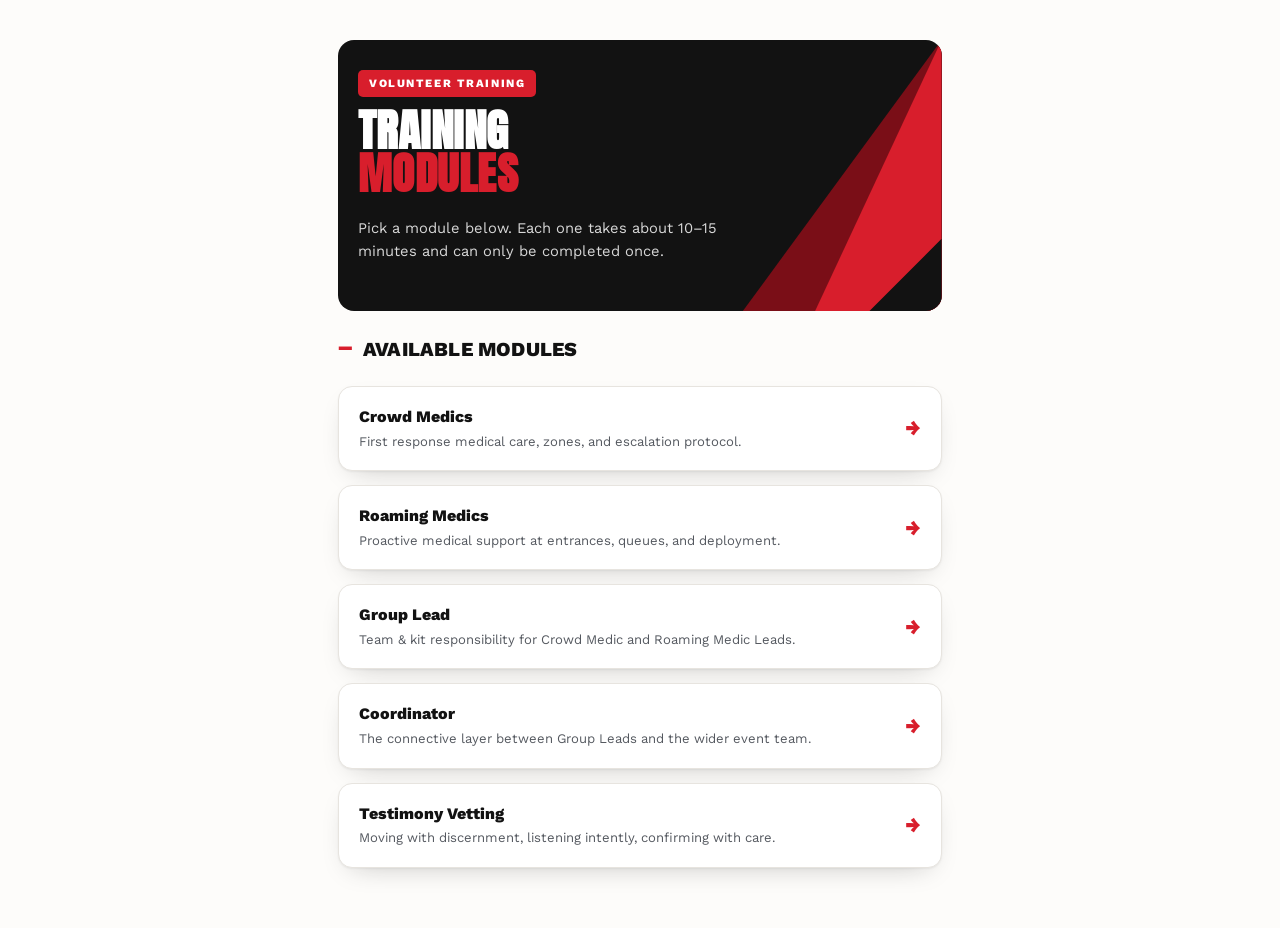
<file: index.html>
<!doctype html>
<html lang="en">
<head>
<meta charset="utf-8">
<meta name="viewport" content="width=device-width, initial-scale=1">
<title>Volunteer Training Modules — NSPPD UK Prayer Conference 2026</title>
<link rel="stylesheet" href="assets/theme.css">
<style>
  body{ min-height:100vh; }
  .landing-wrap{ max-width:640px; margin:0 auto; padding:40px 18px 60px; }
  .train-list{ display:grid; gap:14px; margin-top:20px; }
  .train-card{
    display:flex; align-items:center; justify-content:space-between; gap:14px;
    background:var(--panel); border:1px solid var(--line); border-radius:14px;
    padding:18px 20px; text-decoration:none; color:var(--ink); box-shadow:var(--shadow);
  }
  .train-card:hover{ border-color:var(--red); }
  .train-card .tname{ font-weight:800; font-size:1rem; }
  .train-card .tdesc{ font-size:.82rem; color:var(--steel); margin-top:2px; }
  .train-card .arrow{ color:var(--red); font-size:1.3rem; font-weight:800; flex-shrink:0; }
  .train-card.soon{ opacity:.55; pointer-events:none; }
  .badge-soon{
    font-size:.65rem; font-weight:800; text-transform:uppercase; letter-spacing:.06em;
    background:var(--amber-bg); color:var(--amber); padding:3px 8px; border-radius:99px; margin-left:8px;
  }
</style>
</head>
<body>
  <div class="landing-wrap">
    <div class="hero">
      <div class="shard-corner" aria-hidden="true">
        <svg viewBox="0 0 400 300" preserveAspectRatio="xMaxYMin slice">
          <polygon points="400,0 400,300 180,300" fill="#7A0E17"/>
          <polygon points="400,0 400,300 260,300" fill="#D81E2C"/>
          <polygon points="400,0 400,220 320,300 400,300" fill="#121212"/>
        </svg>
      </div>
      <div class="hero-inner">
        <span class="eyebrow">Volunteer Training</span>
        <h1 class="disp">Training<br><span class="accent">Modules</span></h1>
        <p class="tag">Pick a module below. Each one takes about 10–15 minutes and can only be completed once.</p>
      </div>
    </div>

    <div class="sec-h"><span class="num">—</span><h2>Available Modules</h2></div>
    <div class="train-list">
      <a class="train-card" href="crowd-medics/">
        <div>
          <div class="tname">Crowd Medics</div>
          <div class="tdesc">First response medical care, zones, and escalation protocol.</div>
        </div>
        <div class="arrow">→</div>
      </a>

      <a class="train-card" href="roaming-medics/">
        <div>
          <div class="tname">Roaming Medics</div>
          <div class="tdesc">Proactive medical support at entrances, queues, and deployment.</div>
        </div>
        <div class="arrow">→</div>
      </a>

      <a class="train-card" href="group-lead/">
        <div>
          <div class="tname">Group Lead</div>
          <div class="tdesc">Team &amp; kit responsibility for Crowd Medic and Roaming Medic Leads.</div>
        </div>
        <div class="arrow">→</div>
      </a>

      <a class="train-card" href="coordinator/">
        <div>
          <div class="tname">Coordinator</div>
          <div class="tdesc">The connective layer between Group Leads and the wider event team.</div>
        </div>
        <div class="arrow">→</div>
      </a>

      <a class="train-card" href="testimony-vetting/">
        <div>
          <div class="tname">Testimony Vetting</div>
          <div class="tdesc">Moving with discernment, listening intently, confirming with care.</div>
        </div>
        <div class="arrow">→</div>
      </a>

      <!-- Add future trainings here, following the same pattern:
      <a class="train-card" href="ushering/">
        <div>
          <div class="tname">Ushering</div>
          <div class="tdesc">Guest flow, seating, and hospitality standards.</div>
        </div>
        <div class="arrow">→</div>
      </a>
      -->
    </div>
  </div>
</body>
</html>
</file>
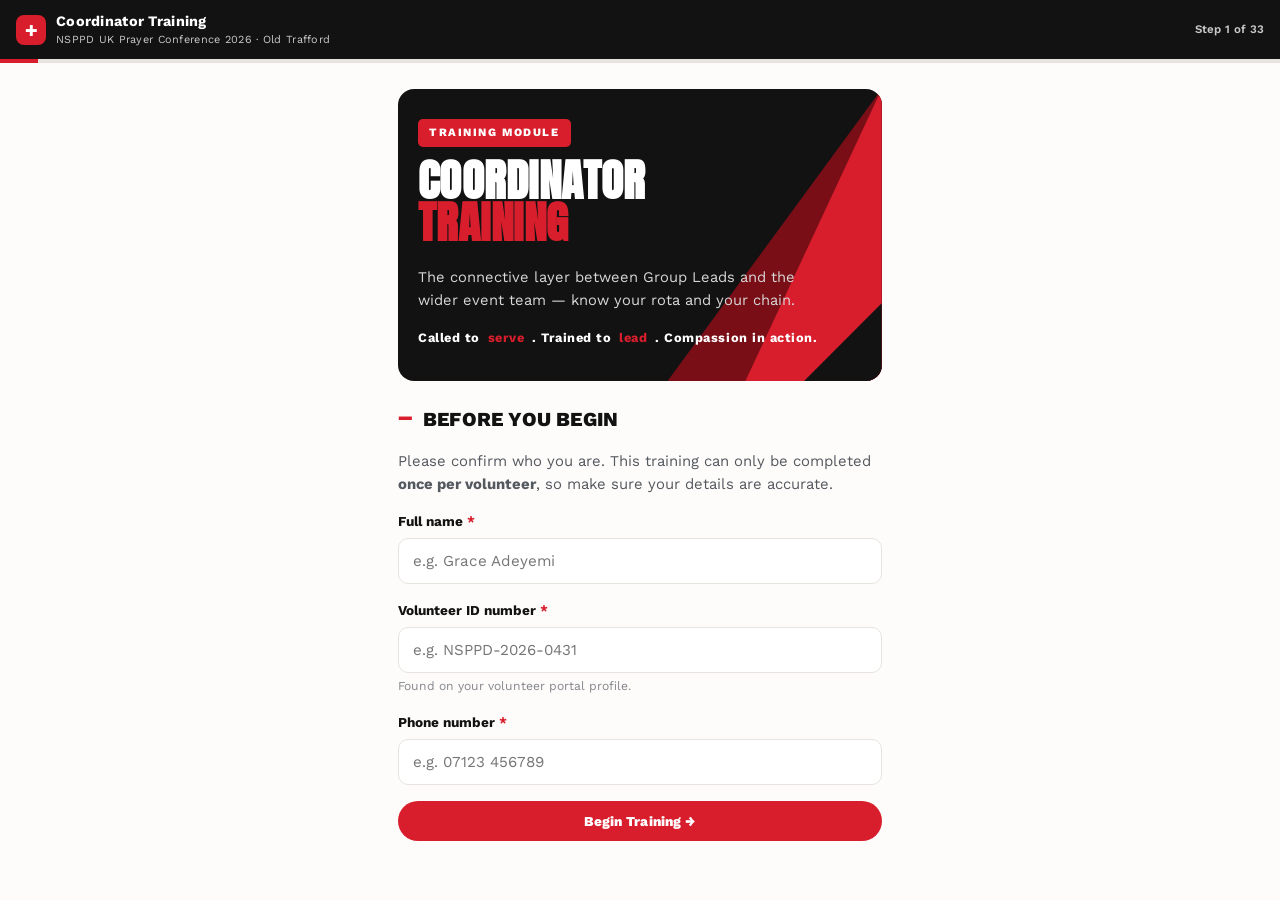
<file: coordinator/index.html>
<!doctype html>
<html lang="en">
<head>
<meta charset="utf-8">
<meta name="viewport" content="width=device-width, initial-scale=1">
<title>Coordinator Training — NSPPD UK Prayer Conference 2026</title>
<link rel="stylesheet" href="../assets/theme.css">
</head>
<body>

<a class="skip" href="#main-live">Skip to current slide</a>

<div class="app">
  <div class="topbar">
    <div class="badge">✚</div>
    <div class="ttl">Coordinator Training<br><small>NSPPD UK Prayer Conference 2026 · Old Trafford</small></div>
    <div class="slidecount" id="slideCount">Step 1</div>
  </div>
  <div class="progress-track"><div class="progress-fill" id="progressFill"></div></div>

  <div class="stage" id="main-live">
    <!-- ============ SLIDE: REGISTER ============ -->
    <section class="slide active" data-slide="register" aria-live="polite">
      <div class="slide-inner narrow">
        <div class="hero">
          <div class="shard-corner" aria-hidden="true">
            <svg viewBox="0 0 400 300" preserveAspectRatio="xMaxYMin slice">
              <polygon points="400,0 400,300 180,300" fill="#7A0E17"/>
              <polygon points="400,0 400,300 260,300" fill="#D81E2C"/>
              <polygon points="400,0 400,220 320,300 400,300" fill="#121212"/>
            </svg>
          </div>
          <div class="hero-inner">
            <span class="eyebrow">Training Module</span>
            <h1 class="disp">Coordinator<br><span class="accent">Training</span></h1>
            <p class="tag">The connective layer between Group Leads and the wider event team — know your rota and your chain.</p>
            <p class="motto">Called to <span class="hl">serve</span>. Trained to <span class="hl">lead</span>. Compassion in action.</p>
          </div>
        </div>

        <div class="sec-h"><span class="num">—</span><h2>Before You Begin</h2></div>
        <p style="font-size:.93rem; color:var(--steel);">Please confirm who you are. This training can only be completed <strong>once per volunteer</strong>, so make sure your details are accurate.</p>

        <div id="regStatus" class="status-box"></div>

        <form id="regForm" novalidate>
          <div class="field" id="fld-name">
            <label for="inpName">Full name <span class="req">*</span></label>
            <input type="text" id="inpName" name="name" autocomplete="name" placeholder="e.g. Grace Adeyemi" required>
            <div class="errmsg">Please enter your full name.</div>
          </div>
          <div class="field" id="fld-vid">
            <label for="inpVid">Volunteer ID number <span class="req">*</span></label>
            <input type="text" id="inpVid" name="volunteerId" autocomplete="off" placeholder="e.g. NSPPD-2026-0431" required>
            <div class="hint">Found on your volunteer portal profile.</div>
            <div class="errmsg">Please enter your Volunteer ID number.</div>
          </div>
          <div class="field" id="fld-phone">
            <label for="inpPhone">Phone number <span class="req">*</span></label>
            <input type="tel" id="inpPhone" name="phone" autocomplete="tel" placeholder="e.g. 07123 456789" required>
            <div class="errmsg">Please enter a valid phone number.</div>
          </div>

          <button type="button" class="btn primary block" id="regSubmitBtn">Begin Training →</button>
        </form>
      </div>
    </section>

    <!-- ============ CONTENT SLIDES ============ -->
    <section class="slide" data-slide="c0">
      <div class="slide-inner">
        <div class="sec-h"><span class="num">01</span><h2>Role Overview</h2></div>
        <p style="font-size:1.02rem;">Coordinators are the connective layer between the Medical Group Leads and the wider event team. You do not replace a Group Lead's authority over their own team — you make sure every team is supported, on schedule, and able to escalate fast when it matters.</p>
        <ul class="check">
          <li><strong>Shared function</strong> — support the Medical Group Lead and ensure medics take their assigned breaks via their Group Lead.</li>
          <li><strong>Two Coordinator roles</strong> — Crowd Medic Coordinator and Roaming Medic Coordinator, each owns a distinct subunit.</li>
          <li><strong>Reporting line</strong> — Coordinators → Group Leads → Volunteers. All Coordinators report directly to the HOD / Team Leads.</li>
        </ul>
        <div class="callout note">
          <h4>You are the escalation point</h4>
          <p>When a Group Lead needs support, direction, or an outside resource, they come to you.</p>
        </div>
      </div>
    </section>

    <section class="slide" data-slide="c1">
      <div class="slide-inner">
        <div class="sec-h"><span class="num">02</span><h2>Structure — Two Roles, Two Subunits</h2></div>
        <div class="table-scroll">
        <table class="data">
          <tr><th>Crowd Medic Coordinator</th><th>Roaming Medic Coordinator</th></tr>
          <tr><td>Runs the section lunch-break rota</td><td>Escorts testifiers to the pastors</td></tr>
          <tr><td>Confirms teams are in position pre-programme</td><td>Manages hourly team breaks &amp; kit cover</td></tr>
          <tr><td>Handles escalations to stewards</td><td>Confirms all four Roaming teams are positioned</td></tr>
          <tr><td>Owns incident-form completion</td><td>Owns incident-form completion</td></tr>
        </table>
        </div>
      </div>
    </section>

    <section class="slide" data-slide="c2">
      <div class="slide-inner">
        <div class="sec-h"><span class="num">03</span><h2>Crowd Medic Coordinator</h2></div>
        <p>Lunch break rota &amp; escalations.</p>
        <ul class="check">
          <li><strong>Break rota</strong> — one section leaves post at a time for 15 minutes. Nearby sections cover until the team returns. Eateries are positioned in the concourses.</li>
          <li><strong>Escalations</strong> — pass key information to stewards immediately, so external medical help can be reached as soon as possible.</li>
          <li><strong>Testimony escort</strong> — once your attention is given, escort the testifier from the Group Lead to the nearest allocated pastors' location.</li>
          <li><strong>Incident documentation</strong> — ensure your Group Leads are documenting all incidents via the incident form; don't let this slip to end of day.</li>
          <li><strong>Section awareness</strong> — watch out for information coming from the team leads in the sections you are assigned to.</li>
        </ul>
      </div>
    </section>

    <section class="slide" data-slide="c3">
      <div class="slide-inner">
        <div class="sec-h"><span class="num">04</span><h2>Roaming Medic Coordinator</h2></div>
        <p>Positioning, forms &amp; break cover.</p>
        <ul class="check">
          <li><strong>Positioning</strong> — confirm all four Roaming teams are in position before the programme begins, and that they have the support they need.</li>
          <li><strong>Incident forms</strong> — ensure Group Leads are documenting all incidents via the incident form, completed by every team before the end of the day.</li>
          <li><strong>Breaks</strong> — each Roaming team breaks once every hour for 20 minutes before returning to patrol.</li>
          <li><strong>Kit cover</strong> — while a team is on break, you physically hold their kit and hand it back on their return.</li>
          <li><strong>Accessible exits &amp; guest experience</strong> — Roaming teams also cover the accessible exits and entries (AE1, AE2) in support of the guest experience.</li>
        </ul>
      </div>
    </section>

    <section class="slide" data-slide="c4">
      <div class="slide-inner">
        <div class="sec-h"><span class="num">05</span><h2>Context — Roaming Team Stand Assignments</h2></div>
        <p>So you know exactly where each team you're supporting is positioned.</p>
        <div class="table-scroll">
        <table class="data">
          <tr><th>Stand</th><th>Notes</th><th>Gates</th></tr>
          <tr><td>North Stand</td><td>Sir Alex Ferguson Stand</td><td>N gates</td></tr>
          <tr><td>East Stand</td><td>—</td><td>E gates</td></tr>
          <tr><td>West Stand</td><td>Stretford End</td><td>W gates</td></tr>
          <tr><td>South Stand</td><td>Sir Bobby Charlton Stand — closed to general volunteers, NOT a medic access point</td><td>S gates</td></tr>
        </table>
        </div>
        <div class="callout note" style="margin-top:14px;">
          <h4>Accessible exits/entries</h4>
          <p>South-East Corner (AE1) · East Stand Tunnel (AE2)</p>
        </div>
      </div>
    </section>

    <section class="slide" data-slide="c5">
      <div class="slide-inner">
        <div class="sec-h"><span class="num">06</span><h2>Roaming Coordinator Focus — Kit Accountability</h2></div>
        <div class="protocol">
          <div class="protocol-step"><span class="pnum">1</span><div><div class="ptitle">Team goes on break</div><p>Every hour, for 20 minutes.</p></div></div>
          <div class="protocol-step"><span class="pnum">2</span><div><div class="ptitle">You hold the kit</div><p>Physically kept with the Roaming Medic Coordinator for the duration of the break.</p></div></div>
          <div class="protocol-step"><span class="pnum">3</span><div><div class="ptitle">Team returns</div><p>Kit is handed back. Group Lead is accountable for it from this point.</p></div></div>
          <div class="protocol-step"><span class="pnum">4</span><div><div class="ptitle">End of conference</div><p>Group Lead returns the kit to procurement — not the coordinator.</p></div></div>
        </div>
        <div class="callout warn">
          <h4>Remember</h4>
          <p>The Roaming Medic Coordinator never keeps the kit permanently — it is a temporary hold during breaks only.</p>
        </div>
      </div>
    </section>

    <section class="slide" data-slide="c6">
      <div class="slide-inner">
        <div class="sec-h"><span class="num">07</span><h2>Shared Responsibility — Testimony Handoff</h2></div>
        <p>Your part in the chain.</p>
        <div class="flow">
          <div class="flow-step"><span class="fnum">1</span><span class="ftitle">Usher / Crowd Medic flags a testifier</span></div>
          <div class="flow-arrow">↓</div>
          <div class="flow-step"><span class="fnum">2</span><span class="ftitle">Crowd Medic passes them to their Group Lead</span></div>
          <div class="flow-arrow">↓</div>
          <div class="flow-step"><span class="fnum">3</span><span class="ftitle">Group Lead waits with the testifier</span></div>
          <div class="flow-arrow">↓</div>
          <div class="flow-step"><span class="fnum">4</span><span class="ftitle">YOU escort to the nearest allocated pastors' location</span></div>
          <div class="flow-arrow">↓</div>
          <div class="flow-step"><span class="fnum">5</span><span class="ftitle">Testimony Vetting Medic reviews, then refers to Pastor</span></div>
        </div>
        <div class="callout warn" style="margin-top:14px;">
          <h4>Key principle</h4>
          <p>The testifier stays with the Group Lead at all times until you formally escort them onward — never left unaccompanied.</p>
        </div>
      </div>
    </section>

    <section class="slide" data-slide="c7">
      <div class="slide-inner">
        <div class="sec-h"><span class="num">08</span><h2>Coordinator Code of Conduct</h2></div>
        <div class="protocol">
          <div class="protocol-step"><span class="pnum">1</span><div><div class="ptitle">Safeguard First</div><p>Testifiers and vulnerable guests are never left unaccompanied. Report any safeguarding concern immediately.</p></div></div>
          <div class="protocol-step"><span class="pnum">2</span><div><div class="ptitle">Represent the Team</div><p>Stay calm, professional, and Christ-centred at all times — you represent the Medical Team to guests, stewards, and leadership.</p></div></div>
          <div class="protocol-step"><span class="pnum">3</span><div><div class="ptitle">Escalate, Don't Improvise</div><p>If something is outside your remit, escalate through the chain rather than acting alone.</p></div></div>
          <div class="protocol-step"><span class="pnum">4</span><div><div class="ptitle">Documentation Integrity</div><p>Ensure every incident form your Group Leads handle is completed accurately, and follow up if one is missing.</p></div></div>
          <div class="protocol-step"><span class="pnum">5</span><div><div class="ptitle">Confidentiality</div><p>Testimony and incident details are shared only with those who need them — Pastors, Group Leads, event leadership.</p></div></div>
          <div class="protocol-step"><span class="pnum">6</span><div><div class="ptitle">Be Present, Be Reachable</div><p>Stay visible and reachable to your Group Leads throughout your shift; never leave your zone uncovered.</p></div></div>
        </div>
      </div>
    </section>

    <section class="slide" data-slide="c8">
      <div class="slide-inner">
        <div class="sec-h"><span class="num">09</span><h2>Code of Conduct — Leading With Character</h2></div>
        <div class="protocol">
          <div class="protocol-step"><span class="pnum">1</span><div><div class="ptitle">Serve With Humility</div><p>Your position is a stewardship, not a status. Be first to arrive, last to leave, and willing to do what you ask of others.</p></div></div>
          <div class="protocol-step"><span class="pnum">2</span><div><div class="ptitle">Integrity and Honesty</div><p>Report accurately to Leadership, even when the news is difficult. Own your mistakes, and guard confidential matters carefully.</p></div></div>
          <div class="protocol-step"><span class="pnum">3</span><div><div class="ptitle">Delegate Clearly</div><p>Give Leads clear scope, expectations, and deadlines. Put key decisions and instructions in writing so nothing is lost to memory.</p></div></div>
          <div class="protocol-step"><span class="pnum">4</span><div><div class="ptitle">Support Without Micromanaging</div><p>Check in consistently, but trust Leads to run their own teams. Correct privately, encourage publicly.</p></div></div>
          <div class="protocol-step"><span class="pnum">5</span><div><div class="ptitle">Report With Clarity</div><p>Give Leadership timely updates and bring solutions, not only problems. Distinguish facts, assumptions, and recommendations.</p></div></div>
          <div class="protocol-step"><span class="pnum">6</span><div><div class="ptitle">Unity and Servant Leadership</div><p>Champion your Leads to Leadership, and Leadership's vision to your Leads. Lead by doing, not demanding.</p></div></div>
        </div>
      </div>
    </section>

    <section class="slide" data-slide="c9">
      <div class="slide-inner">
        <div class="sec-h"><span class="num">10</span><h2>Quick Reference</h2></div>
        <p>Who comes to you, and what you do.</p>
        <div class="table-scroll">
        <table class="data">
          <tr><th>Situation</th><th>Your Action</th></tr>
          <tr><td>Medical incident in a section</td><td>Take the escalation from the Group Lead → alert stewards for external help</td></tr>
          <tr><td>Medical incident at an entrance / concourse</td><td>Support the nearest Roaming team → coordinate with Roaming Medic Coordinator</td></tr>
          <tr><td>Healing testimony flagged</td><td>Receive from Group Lead → escort to pastors' location</td></tr>
          <tr><td>Roaming team on break</td><td>Hold their kit until they return (Roaming Coordinator)</td></tr>
          <tr><td>End of day</td><td>Confirm incident forms filed; confirm kits are with the right Group Leads for return</td></tr>
        </table>
        </div>
      </div>
    </section>

    <section class="slide" data-slide="c10">
      <div class="slide-inner">
        <div class="reminder">
          <div class="shard-corner" aria-hidden="true">
            <svg viewBox="0 0 400 300" preserveAspectRatio="xMaxYMin slice">
              <polygon points="400,0 400,300 260,300" fill="#7A0E17"/>
              <polygon points="400,0 400,220 320,300 400,300" fill="#D81E2C"/>
            </svg>
          </div>
          <h2>You Are the Steady Hand</h2>
          <ul>
            <li>Every Group Lead, every medic, and every guest who needs help is relying on the coordination you provide.</li>
            <li>Know your rota, know your chain of escalation.</li>
            <li>Keep the kit and the testimony process moving safely.</li>
          </ul>
        </div>
      </div>
    </section>

    <section class="slide" data-slide="c11">
      <div class="slide-inner">
        <div class="sec-h"><span class="num">12</span><h2>Documenting a Medical Incident</h2></div>
        <p style="font-size:1.02rem;">Every guest interaction is someone's whole day. A clear, written record protects them, protects you, and keeps the whole medics chain working as one team.</p>
        <ul class="check">
          <li><strong>Continuity of care</strong> — anyone who picks up the case afterward (Group Lead, Coordinator, stadium medical team) knows exactly what happened and what's already been done.</li>
          <li><strong>Accountability</strong> — a written, timestamped record shows the right steps were followed and the right people were informed.</li>
          <li><strong>Safeguarding</strong> — protects the guest, especially where next-of-kin, hospital transfer, or a vulnerable person is involved.</li>
          <li><strong>Learning for next time</strong> — patterns across incidents help the HOD improve training, staffing, and stadium liaison for future conferences.</li>
        </ul>
        <div class="callout note">
          <h4>Golden rule</h4>
          <p>One form per incident — even minor ones. If it needed a medical assessment, it needs a form. A quick check that turns out fine still gets logged; it protects you and the guest either way.</p>
        </div>
      </div>
    </section>

    <section class="slide" data-slide="c12">
      <div class="slide-inner">
        <div class="sec-h"><span class="num">13</span><h2>When, Who &amp; The Form At a Glance</h2></div>
        <p>The <strong>attending Medic</strong> completes the form — the person who assessed the guest, not a passer-by. Fill it in <strong>at the time of the incident</strong>, while details are fresh, and submit it from your phone <strong>immediately, on the spot</strong> — don't batch incidents for later.</p>
        <p style="margin-top:16px;"><strong>Seven sections, in the order you'll fill them:</strong></p>
        <div class="protocol">
          <div class="protocol-step"><span class="pnum">1</span><div><div class="ptitle">Incident Details</div><p>Date, time, block, who's notified.</p></div></div>
          <div class="protocol-step"><span class="pnum">2</span><div><div class="ptitle">Person Details</div><p>Who the guest is, and their condition.</p></div></div>
          <div class="protocol-step"><span class="pnum">3</span><div><div class="ptitle">Presenting Signs</div><p>Medical red flags + spiritual context.</p></div></div>
          <div class="protocol-step"><span class="pnum">4</span><div><div class="ptitle">Assessment</div><p>Observe · Approach · Responsiveness · ABCDE.</p></div></div>
          <div class="protocol-step"><span class="pnum">5</span><div><div class="ptitle">Actions &amp; Escalation</div><p>What you did, and who you told.</p></div></div>
          <div class="protocol-step"><span class="pnum">6</span><div><div class="ptitle">Outcome</div><p>How it resolved.</p></div></div>
          <div class="protocol-step"><span class="pnum">7</span><div><div class="ptitle">Sign-off</div><p>Medic, Group Lead, Coordinator.</p></div></div>
        </div>
      </div>
    </section>

    <section class="slide" data-slide="c13">
      <div class="slide-inner">
        <div class="sec-h"><span class="num">14</span><h2>Incident &amp; Person Details</h2></div>
        <p>The who, where, and when — get this down first, exactly as it happened.</p>
        <details class="card" open>
          <summary>1. Incident Details <span class="plus">+</span></summary>
          <div class="body">
            <ul class="check">
              <li>Date and time — as close to the actual moment as possible.</li>
              <li>Stand / Block, and row or seat if known — precise location speeds up any stadium escalation.</li>
              <li>Reported by — your name, as the attending Medic.</li>
              <li>Group Lead and Coordinator notified — name who you told, not just "yes".</li>
            </ul>
          </div>
        </details>
        <details class="card">
          <summary>2. Person Details <span class="plus">+</span></summary>
          <div class="body">
            <ul class="check">
              <li>Name and approx. age, if you can get them without pressuring a distressed guest.</li>
              <li>Guest / Volunteer / Staff — changes who else needs informing.</li>
              <li>Known medical conditions — ask gently; this can change your assessment.</li>
              <li>Next of kin contacted? — mark clearly if this is still outstanding.</li>
            </ul>
          </div>
        </details>
      </div>
    </section>

    <section class="slide" data-slide="c14">
      <div class="slide-inner">
        <div class="sec-h"><span class="num">15</span><h2>Presenting Signs</h2></div>
        <p>Two checklists, kept separate on purpose.</p>
        <ul class="flags">
          <li>Unresponsive / no chest movement</li>
          <li>Collapse / loss of consciousness</li>
          <li>Seizure-like symptoms</li>
          <li>Difficulty breathing or gasping</li>
          <li>Chest pain or clutching chest</li>
          <li>Severe confusion or unresponsiveness</li>
          <li>Bluish lips or very pale skin</li>
        </ul>
        <div class="callout warn">
          <h4>Spiritual manifestation (for context, not diagnosis)</h4>
          <p>Shaking · Collapse · Agitation · Unresponsiveness<br><strong>Note context only — this never replaces the medical assessment. Medical checks always come first.</strong></p>
        </div>
      </div>
    </section>

    <section class="slide" data-slide="c15">
      <div class="slide-inner">
        <div class="sec-h"><span class="num">16</span><h2>Assessment Order &amp; Escalation</h2></div>
        <p>Write your assessment in this order — it's how the notes read fastest for whoever escalates next.</p>
        <div class="protocol">
          <div class="protocol-step"><span class="pnum">1</span><div><div class="ptitle">Observe</div><p>Spot abnormal behaviour before you approach.</p></div></div>
          <div class="protocol-step"><span class="pnum">2</span><div><div class="ptitle">Approach</div><p>Approach safely; make sure the surrounding area is clear.</p></div></div>
          <div class="protocol-step"><span class="pnum">3</span><div><div class="ptitle">Check Responsiveness</div><p>Tap shoulder, call name. No response → begin ABCDE and escalate to your Group Lead.</p></div></div>
          <div class="protocol-step"><span class="pnum">4</span><div><div class="ptitle">ABCDE</div><p>Airway, Breathing, Circulation, Disability, Exposure — write down what you find at each step.</p></div></div>
        </div>
        <div class="flow" style="margin-top:18px;">
          <div class="flow-step">
            <span class="fnum">→</span><span class="ftitle">Ushers</span>
            <p>Flag to nearest Medic.</p>
          </div>
          <div class="flow-arrow">↓</div>
          <div class="flow-step">
            <span class="fnum">→</span><span class="ftitle">Medics</span>
            <p>Assess, document, and decide.</p>
          </div>
          <div class="flow-arrow">↓</div>
          <div class="flow-step">
            <span class="fnum">→</span><span class="ftitle">Coordinators</span>
            <p>Notified, flag stadium team.</p>
          </div>
          <div class="flow-arrow">↓</div>
          <div class="flow-step">
            <span class="fnum">→</span><span class="ftitle">Stadium Medical (Cipher)</span>
            <p>Takes over if needed.</p>
          </div>
        </div>
      </div>
    </section>

    <section class="slide" data-slide="c16">
      <div class="slide-inner">
        <div class="sec-h"><span class="num">17</span><h2>Outcome, Sign-off &amp; Before You Go Out</h2></div>
        <p>Close the loop — this is what makes the record usable afterward.</p>
        <ul class="check">
          <li>Resolved on site</li>
          <li>Returned to seat</li>
          <li>Transferred to stadium medical</li>
          <li>Taken to hospital</li>
        </ul>
        <div class="callout warn">
          <h4>Sign-off</h4>
          <p>No names logged, no closed incident. Medic, Group Lead, and Coordinator names are what make the record official.</p>
        </div>
        <div class="reminder" style="margin-top:18px;">
          <div class="shard-corner" aria-hidden="true">
            <svg viewBox="0 0 400 300" preserveAspectRatio="xMaxYMin slice">
              <polygon points="400,0 400,300 260,300" fill="#7A0E17"/>
              <polygon points="400,0 400,220 320,300 400,300" fill="#D81E2C"/>
            </svg>
          </div>
          <h2>Before You Go Out on Shift</h2>
          <ul>
            <li>Medical assessment always comes first.</li>
            <li>One form, every incident, filled in on site.</li>
            <li>Name who you escalated to — every time.</li>
            <li>Submit the form on your phone the moment it's handled — don't batch incidents.</li>
            <li>Save your form link or QR code before your shift starts.</li>
            <li>Ask your Coordinator if you're ever unsure.</li>
          </ul>
        </div>
      </div>
    </section>


    <!-- ============ CHECKPOINT ============ -->
    <section class="slide" data-slide="checkpoint">
      <div class="slide-inner narrow">
        <div class="checkpoint-card">
          <div class="icon">✚</div>
          <h2>Content Complete</h2>
          <p>You've been through all 17 sections. Take a moment to review anything you're unsure of — the quiz covers material from every section, and it can only be submitted once.</p>
          <div class="checkpoint-actions">
            <button class="btn ghost block" id="btnReview">↺ Scroll Back &amp; Review Content</button>
            <button class="btn primary block" id="btnStartQuiz">I'm Ready — Start the Quiz →</button>
          </div>
        </div>
      </div>
    </section>

    <!-- ============ QUIZ SLIDES ============ -->
    <section class="slide" data-slide="q0" data-qindex="0">
      <div class="slide-inner narrow">
        <div class="quiz-progress"><span class="qlabel">Question 1 of 12</span></div>
        <div class="qcard">
          <div class="qtext">What is a Coordinator's role in relation to Group Leads?</div>
          <div class="opts">
            <label class="opt"><input type="radio" name="q0"><span class="bullet"></span><span>To replace the Group Lead's authority over their own team</span></label>
            <label class="opt"><input type="radio" name="q0"><span class="bullet"></span><span>The connective layer that supports every team, keeps them on schedule, and enables fast escalation</span></label>
            <label class="opt"><input type="radio" name="q0"><span class="bullet"></span><span>To only manage kit and nothing else</span></label>
            <label class="opt"><input type="radio" name="q0"><span class="bullet"></span><span>To work independently of Group Leads</span></label>
          </div>
        </div>
      </div>
    </section>

    <section class="slide" data-slide="q1" data-qindex="1">
      <div class="slide-inner narrow">
        <div class="quiz-progress"><span class="qlabel">Question 2 of 12</span></div>
        <div class="qcard">
          <div class="qtext">What is the Coordinator reporting line?</div>
          <div class="opts">
            <label class="opt"><input type="radio" name="q1"><span class="bullet"></span><span>Coordinators → Group Leads → Volunteers, reporting to the HOD / Team Leads</span></label>
            <label class="opt"><input type="radio" name="q1"><span class="bullet"></span><span>Volunteers → Coordinators → Pastors directly</span></label>
            <label class="opt"><input type="radio" name="q1"><span class="bullet"></span><span>Coordinators report only to External Emergency Services</span></label>
            <label class="opt"><input type="radio" name="q1"><span class="bullet"></span><span>There is no reporting line — Coordinators act independently</span></label>
          </div>
        </div>
      </div>
    </section>

    <section class="slide" data-slide="q2" data-qindex="2">
      <div class="slide-inner narrow">
        <div class="quiz-progress"><span class="qlabel">Question 3 of 12</span></div>
        <div class="qcard">
          <div class="qtext">What does the Crowd Medic Coordinator run that the Roaming Medic Coordinator does not?</div>
          <div class="opts">
            <label class="opt"><input type="radio" name="q2"><span class="bullet"></span><span>The section lunch-break rota</span></label>
            <label class="opt"><input type="radio" name="q2"><span class="bullet"></span><span>Hourly team breaks for Roaming teams</span></label>
            <label class="opt"><input type="radio" name="q2"><span class="bullet"></span><span>Kit cover during breaks</span></label>
            <label class="opt"><input type="radio" name="q2"><span class="bullet"></span><span>Positioning of Roaming teams</span></label>
          </div>
        </div>
      </div>
    </section>

    <section class="slide" data-slide="q3" data-qindex="3">
      <div class="slide-inner narrow">
        <div class="quiz-progress"><span class="qlabel">Question 4 of 12</span></div>
        <div class="qcard">
          <div class="qtext">During a Roaming team's break, who physically holds the team kit?</div>
          <div class="opts">
            <label class="opt"><input type="radio" name="q3"><span class="bullet"></span><span>The Roaming Medic Coordinator</span></label>
            <label class="opt"><input type="radio" name="q3"><span class="bullet"></span><span>Procurement</span></label>
            <label class="opt"><input type="radio" name="q3"><span class="bullet"></span><span>The nearest Usher</span></label>
            <label class="opt"><input type="radio" name="q3"><span class="bullet"></span><span>Nobody — it stays with the team</span></label>
          </div>
        </div>
      </div>
    </section>

    <section class="slide" data-slide="q4" data-qindex="4">
      <div class="slide-inner narrow">
        <div class="quiz-progress"><span class="qlabel">Question 5 of 12</span></div>
        <div class="qcard">
          <div class="qtext">At the end of the conference, who returns the kit to procurement?</div>
          <div class="opts">
            <label class="opt"><input type="radio" name="q4"><span class="bullet"></span><span>The Roaming Medic Coordinator</span></label>
            <label class="opt"><input type="radio" name="q4"><span class="bullet"></span><span>The Group Lead</span></label>
            <label class="opt"><input type="radio" name="q4"><span class="bullet"></span><span>Stewards</span></label>
            <label class="opt"><input type="radio" name="q4"><span class="bullet"></span><span>Whoever is nearest at the time</span></label>
          </div>
        </div>
      </div>
    </section>

    <section class="slide" data-slide="q5" data-qindex="5">
      <div class="slide-inner narrow">
        <div class="quiz-progress"><span class="qlabel">Question 6 of 12</span></div>
        <div class="qcard">
          <div class="qtext">In the testimony handoff chain, what is the Coordinator's specific part?</div>
          <div class="opts">
            <label class="opt"><input type="radio" name="q5"><span class="bullet"></span><span>Escorting the testifier to the nearest allocated pastors' location</span></label>
            <label class="opt"><input type="radio" name="q5"><span class="bullet"></span><span>Being the first person to flag the testifier</span></label>
            <label class="opt"><input type="radio" name="q5"><span class="bullet"></span><span>Reviewing the testimony and referring to a Pastor</span></label>
            <label class="opt"><input type="radio" name="q5"><span class="bullet"></span><span>Staying with the testifier from the very start</span></label>
          </div>
        </div>
      </div>
    </section>

    <section class="slide" data-slide="q6" data-qindex="6">
      <div class="slide-inner narrow">
        <div class="quiz-progress"><span class="qlabel">Question 7 of 12</span></div>
        <div class="qcard">
          <div class="qtext">Which South Stand detail should every Coordinator know?</div>
          <div class="opts">
            <label class="opt"><input type="radio" name="q6"><span class="bullet"></span><span>It's the main medic access point</span></label>
            <label class="opt"><input type="radio" name="q6"><span class="bullet"></span><span>Sir Bobby Charlton Stand is closed to general volunteers and is NOT a medic access point</span></label>
            <label class="opt"><input type="radio" name="q6"><span class="bullet"></span><span>It has no gates</span></label>
            <label class="opt"><input type="radio" name="q6"><span class="bullet"></span><span>It's reserved for Roaming Medic breaks</span></label>
          </div>
        </div>
      </div>
    </section>

    <section class="slide" data-slide="q7" data-qindex="7">
      <div class="slide-inner narrow">
        <div class="quiz-progress"><span class="qlabel">Question 8 of 12</span></div>
        <div class="qcard">
          <div class="qtext">Who completes the Medical Incident Documentation Form?</div>
          <div class="opts">
            <label class="opt"><input type="radio" name="q7"><span class="bullet"></span><span>Any nearby volunteer who saw it happen</span></label>
            <label class="opt"><input type="radio" name="q7"><span class="bullet"></span><span>The attending Medic — the person who assessed the guest</span></label>
            <label class="opt"><input type="radio" name="q7"><span class="bullet"></span><span>Only the Coordinator, at the end of the day</span></label>
            <label class="opt"><input type="radio" name="q7"><span class="bullet"></span><span>The guest themselves</span></label>
          </div>
        </div>
      </div>
    </section>

    <section class="slide" data-slide="q8" data-qindex="8">
      <div class="slide-inner narrow">
        <div class="quiz-progress"><span class="qlabel">Question 9 of 12</span></div>
        <div class="qcard">
          <div class="qtext">Per the Coordinator Code of Conduct, what should you do if something is outside your remit?</div>
          <div class="opts">
            <label class="opt"><input type="radio" name="q8"><span class="bullet"></span><span>Improvise a solution yourself</span></label>
            <label class="opt"><input type="radio" name="q8"><span class="bullet"></span><span>Escalate through the chain rather than acting alone</span></label>
            <label class="opt"><input type="radio" name="q8"><span class="bullet"></span><span>Ignore it until end of day</span></label>
            <label class="opt"><input type="radio" name="q8"><span class="bullet"></span><span>Ask a guest what they think should happen</span></label>
          </div>
        </div>
      </div>
    </section>

    <section class="slide" data-slide="q9" data-qindex="9">
      <div class="slide-inner narrow">
        <div class="quiz-progress"><span class="qlabel">Question 10 of 12</span></div>
        <div class="qcard">
          <div class="qtext">What's the golden rule for filling in the incident form?</div>
          <div class="opts">
            <label class="opt"><input type="radio" name="q9"><span class="bullet"></span><span>Only fill one in for serious emergencies</span></label>
            <label class="opt"><input type="radio" name="q9"><span class="bullet"></span><span>Batch all of the day's incidents into one form at the end of your shift</span></label>
            <label class="opt"><input type="radio" name="q9"><span class="bullet"></span><span>One form per incident, even minor ones — if it needed a medical assessment, it needs a form</span></label>
            <label class="opt"><input type="radio" name="q9"><span class="bullet"></span><span>Only fill one in if the guest asks for it</span></label>
          </div>
        </div>
      </div>
    </section>

    <section class="slide" data-slide="q10" data-qindex="10">
      <div class="slide-inner narrow">
        <div class="quiz-progress"><span class="qlabel">Question 11 of 12</span></div>
        <div class="qcard">
          <div class="qtext">"Escalate, Don't Improvise" and "Delegate Clearly" both point to the same underlying principle. What is it?</div>
          <div class="opts">
            <label class="opt"><input type="radio" name="q10"><span class="bullet"></span><span>Coordinators should keep everything to themselves and avoid writing things down</span></label>
            <label class="opt"><input type="radio" name="q10"><span class="bullet"></span><span>Clear structure and communication keep the whole chain safe and accountable</span></label>
            <label class="opt"><input type="radio" name="q10"><span class="bullet"></span><span>Only Pastors are allowed to make decisions</span></label>
            <label class="opt"><input type="radio" name="q10"><span class="bullet"></span><span>Group Leads should never be given any instructions</span></label>
          </div>
        </div>
      </div>
    </section>

    <section class="slide" data-slide="q11" data-qindex="11">
      <div class="slide-inner narrow">
        <div class="quiz-progress"><span class="qlabel">Question 12 of 12</span></div>
        <div class="qcard">
          <div class="qtext">What makes an incident record officially closed?</div>
          <div class="opts">
            <label class="opt"><input type="radio" name="q11"><span class="bullet"></span><span>The guest saying they feel fine</span></label>
            <label class="opt"><input type="radio" name="q11"><span class="bullet"></span><span>Names logged at sign-off — Medic, Group Lead, and Coordinator</span></label>
            <label class="opt"><input type="radio" name="q11"><span class="bullet"></span><span>Waiting until the next morning to review it</span></label>
            <label class="opt"><input type="radio" name="q11"><span class="bullet"></span><span>Nothing — incident forms don't need closing</span></label>
          </div>
        </div>
      </div>
    </section>


    <!-- ============ SUBMIT / RESULTS ============ -->
    <section class="slide" data-slide="submit">
      <div class="slide-inner narrow">
        <div id="submitPre">
          <div class="checkpoint-card">
            <div class="icon">✓</div>
            <h2>All 12 Questions Answered</h2>
            <p>Ready to submit? Your responses will be scored and recorded against your Volunteer ID. This can't be undone or redone.</p>
            <div class="checkpoint-actions">
              <button class="btn ghost block" id="btnReviewQuiz">↺ Go Back Through Questions</button>
              <button class="btn primary block" id="btnSubmitQuiz">Submit Training →</button>
            </div>
          </div>
        </div>
        <div id="submitLoading" style="display:none; text-align:center; padding:40px 0;">
          <div class="spin"></div>
          <p style="margin-top:16px; font-weight:700;">Recording your results…</p>
        </div>
        <div id="submitError" class="status-box bad" style="margin-top:16px;"></div>
      </div>
    </section>

    <!-- ============ THANK YOU ============ -->
    <section class="slide" data-slide="done">
      <div class="slide-inner narrow">
        <div class="score-hero">
          <div class="num" id="scoreDisplay">–/12</div>
          <p>Training complete</p>
        </div>
        <div class="thanks-card">
          <h2>Thank You For Serving</h2>
          <p id="thankName">We're grateful for your heart to serve at the NSPPD UK Prayer Conference 2026.</p>
        </div>
        <div class="portal-note">
          <h4>One More Thing</h4>
          <p style="margin-bottom:0; font-size:.9rem; color:var(--steel);">Please make sure you complete <strong>all other mandatory training modules</strong> on your volunteer portal before the event. Your Team Lead can confirm your outstanding modules if you're unsure.</p>
        </div>
      </div>
    </section>

  </div>

  <div class="navbar" id="navbar">
    <button class="btn ghost sm" id="btnBack">← Back</button>
    <div class="dots" id="dots" aria-hidden="true"></div>
    <button class="btn dark sm" id="btnNext">Next →</button>
  </div>
</div>

<script>
(function(){
  // ---------------------------------------------------------------
  // CONFIGURATION — replace with your deployed Apps Script Web App URL
  // See apps-script-setup.md for the script to paste into Google Sheets.
  // ---------------------------------------------------------------
  const SCRIPT_URL = "https://script.google.com/macros/s/AKfycbzjw4-RpQMXLtvdAzz5H8jDovVVHH8TpbWsQrkKJQu5WOsG5VygcMaK1OXQvwjENyae/exec";
  const TRAINING = "Coordinator";

  const order = ["register", "c0", "c1", "c2", "c3", "c4", "c5", "c6", "c7", "c8", "c9", "c10", "c11", "c12", "c13", "c14", "c15", "c16", "checkpoint", "q0", "q1", "q2", "q3", "q4", "q5", "q6", "q7", "q8", "q9", "q10", "q11", "submit", "done"];
  const correct = {"q0": 1, "q1": 0, "q2": 0, "q3": 0, "q4": 1, "q5": 0, "q6": 1, "q7": 1, "q8": 1, "q9": 2, "q10": 1, "q11": 1};

  let current = 0;
  let volunteer = { name:"", volunteerId:"", phone:"" };
  let answers = {};
  let locked = false; // becomes true once submitted, prevents further nav

  const slideEls = {};
  document.querySelectorAll('.slide').forEach(s => slideEls[s.dataset.slide] = s);

  const dotsWrap = document.getElementById('dots');
  const progressFill = document.getElementById('progressFill');
  const slideCount = document.getElementById('slideCount');
  const navbar = document.getElementById('navbar');
  const btnBack = document.getElementById('btnBack');
  const btnNext = document.getElementById('btnNext');

  order.forEach((_,i)=>{
    const d = document.createElement('span');
    d.className = 'dot';
    dotsWrap.appendChild(d);
  });

  function isQuizSlide(name){ return /^q\d+$/.test(name); }

  function render(){
    const name = order[current];
    Object.values(slideEls).forEach(el => el.classList.remove('active'));
    slideEls[name].classList.add('active');
    slideEls[name].scrollTop = 0;

    const pct = Math.round(((current+1)/order.length)*100);
    progressFill.style.width = pct + '%';
    slideCount.textContent = 'Step ' + (current+1) + ' of ' + order.length;

    Array.from(dotsWrap.children).forEach((d,i)=>{
      d.classList.toggle('on', i === current);
    });

    const hideNavFor = ['register','checkpoint','submit','done'];
    navbar.style.display = hideNavFor.includes(name) ? 'none' : 'flex';

    btnBack.disabled = current === 0 || name === 'c0';
    btnBack.style.visibility = (name === 'c0') ? 'hidden' : 'visible';

    if (isQuizSlide(name)){
      btnNext.textContent = (current === order.indexOf('q11')) ? 'Review Answers →' : 'Next →';
      const qname = name;
      btnNext.disabled = !answers[qname];
    } else {
      btnNext.textContent = 'Next →';
      btnNext.disabled = false;
    }

    window.scrollTo(0,0);
  }

  function goTo(name){
    const idx = order.indexOf(name);
    if (idx >= 0){ current = idx; render(); }
  }

  btnNext.addEventListener('click', ()=>{
    if (current < order.length - 1){ current++; render(); }
  });
  btnBack.addEventListener('click', ()=>{
    if (current > 0){ current--; render(); }
  });

  // ---------------- REGISTRATION ----------------
  const regForm = document.getElementById('regForm');
  const regStatus = document.getElementById('regStatus');
  const regSubmitBtn = document.getElementById('regSubmitBtn');

  function setStatus(el, kind, msg){
    el.className = 'status-box show ' + kind;
    el.textContent = msg;
  }
  function clearStatus(el){
    el.className = 'status-box';
    el.textContent = '';
  }

  function validateField(id, valid){
    const wrap = document.getElementById(id);
    wrap.classList.toggle('err', !valid);
    return valid;
  }

  async function handleRegisterSubmit(e){
    if (e && e.preventDefault) e.preventDefault();
    clearStatus(regStatus);

    const name = document.getElementById('inpName').value.trim();
    const vid = document.getElementById('inpVid').value.trim();
    const phone = document.getElementById('inpPhone').value.trim();

    const okName = validateField('fld-name', name.length > 1);
    const okVid = validateField('fld-vid', vid.length > 1);
    const okPhone = validateField('fld-phone', /^[0-9+()\s-]{7,}$/.test(phone));

    if (!(okName && okVid && okPhone)) return;

    volunteer = { name, volunteerId: vid, phone };

    if (SCRIPT_URL.indexOf('REPLACE_WITH') === 0){
      goTo('c0');
      return;
    }

    regSubmitBtn.disabled = true;
    regSubmitBtn.textContent = 'Checking…';
    setStatus(regStatus, 'info', 'Checking your Volunteer ID…');

    try{
      const res = await fetch(SCRIPT_URL, {
        method: 'POST',
        headers: { 'Content-Type': 'text/plain;charset=utf-8' },
        body: JSON.stringify({ action:'check', volunteerId: vid, training: TRAINING })
      });
      const data = await res.json();
      if (data.completed){
        setStatus(regStatus, 'bad', 'This Volunteer ID has already completed the training. Each volunteer may only complete it once. If you believe this is an error, contact your Zone Coordinator.');
        regSubmitBtn.disabled = false;
        regSubmitBtn.textContent = 'Begin Training →';
        return;
      }
      clearStatus(regStatus);
      goTo('c0');
    }catch(err){
      setStatus(regStatus, 'bad', "We couldn't verify your Volunteer ID right now. Check your connection and try again.");
    }finally{
      regSubmitBtn.disabled = false;
      regSubmitBtn.textContent = 'Begin Training →';
    }
  }

  regSubmitBtn.addEventListener('click', handleRegisterSubmit);
  regForm.addEventListener('submit', handleRegisterSubmit); // fallback (e.g. Enter key)
  regForm.addEventListener('keydown', function(e){
    if (e.key === 'Enter'){ e.preventDefault(); handleRegisterSubmit(e); }
  });

  // ---------------- CHECKPOINT ----------------
  document.getElementById('btnReview').addEventListener('click', ()=> goTo('c0'));
  document.getElementById('btnStartQuiz').addEventListener('click', ()=> goTo('q0'));

  // ---------------- QUIZ ----------------
  document.querySelectorAll('.opts').forEach(optsWrap=>{
    optsWrap.querySelectorAll('.opt').forEach(optEl=>{
      optEl.addEventListener('click', ()=>{
        const input = optEl.querySelector('input');
        const qname = input.name;
        optsWrap.querySelectorAll('.opt').forEach(o=>o.classList.remove('selected'));
        optEl.classList.add('selected');
        input.checked = true;
        answers[qname] = optEl.querySelector('span:last-child').textContent;
        answers[qname + '_optIndex'] = Array.from(optsWrap.children).indexOf(optEl);
        if (isQuizSlide(order[current])) btnNext.disabled = false;
      });
    });
  });

  // ---------------- SUBMIT ----------------
  document.getElementById('btnReviewQuiz').addEventListener('click', ()=> goTo('q0'));

  function computeScore(){
    let score = 0;
    Object.keys(correct).forEach(q=>{
      if (answers[q + '_optIndex'] === correct[q]) score++;
    });
    return score;
  }

  document.getElementById('btnSubmitQuiz').addEventListener('click', async ()=>{
    if (locked) return;
    const score = computeScore();
    document.getElementById('submitPre').style.display = 'none';
    document.getElementById('submitLoading').style.display = 'block';
    const errBox = document.getElementById('submitError');
    errBox.className = 'status-box bad';
    errBox.textContent = '';

    const payload = {
      action: 'submit',
      training: TRAINING,
      name: volunteer.name,
      volunteerId: volunteer.volunteerId,
      phone: volunteer.phone,
      score: score,
      total: 12,
      timestamp: new Date().toISOString()
    };

    function finish(){
      locked = true;
      document.getElementById('scoreDisplay').textContent = score + '/12';
      document.getElementById('thankName').textContent =
        "Thank you, " + (volunteer.name || 'friend') + ", for your heart to serve at the NSPPD UK Prayer Conference 2026.";
      goTo('done');
    }

    if (SCRIPT_URL.indexOf('REPLACE_WITH') === 0){
      setTimeout(finish, 600);
      return;
    }

    try{
      const res = await fetch(SCRIPT_URL, {
        method: 'POST',
        headers: { 'Content-Type': 'text/plain;charset=utf-8' },
        body: JSON.stringify(payload)
      });
      const data = await res.json();
      if (data.status === 'duplicate'){
        document.getElementById('submitLoading').style.display = 'none';
        errBox.textContent = 'This Volunteer ID has already submitted the training. It can only be completed once.';
        return;
      }
      finish();
    }catch(err){
      document.getElementById('submitLoading').style.display = 'none';
      errBox.textContent = "We couldn't record your results — check your connection and try Submit again.";
      document.getElementById('submitPre').style.display = 'block';
    }
  });

  render();
})();
</script>

</body>
</html>
</file>
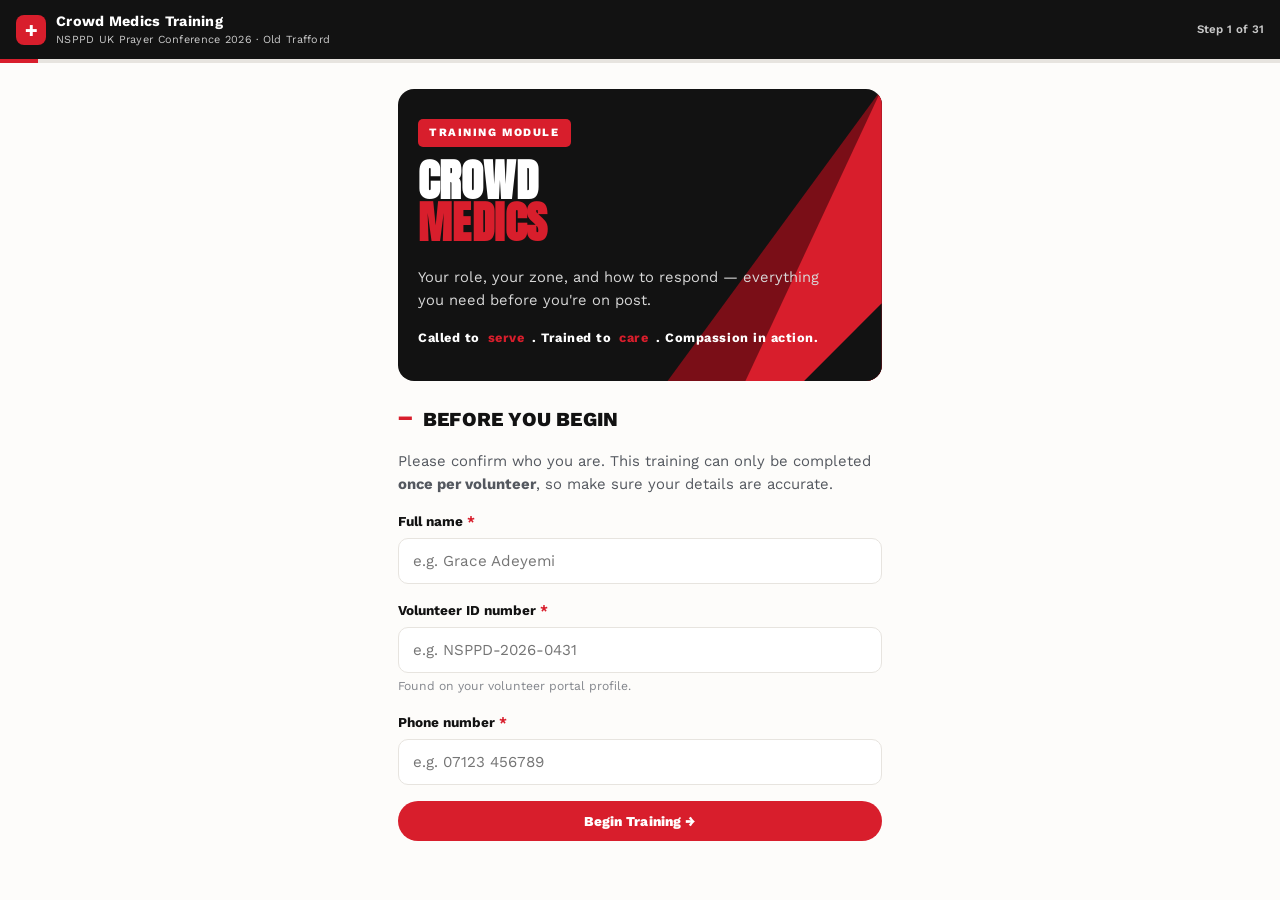
<file: crowd-medics/index.html>
<!doctype html>
<html lang="en">
<head>
<meta charset="utf-8">
<meta name="viewport" content="width=device-width, initial-scale=1">
<title>Crowd Medics Training — NSPPD UK Prayer Conference 2026</title>
<link rel="stylesheet" href="../assets/theme.css">
</head>
<body>

<a class="skip" href="#main-live">Skip to current slide</a>

<div class="app">
  <div class="topbar">
    <div class="badge">✚</div>
    <div class="ttl">Crowd Medics Training<br><small>NSPPD UK Prayer Conference 2026 · Old Trafford</small></div>
    <div class="slidecount" id="slideCount">Step 1</div>
  </div>
  <div class="progress-track"><div class="progress-fill" id="progressFill"></div></div>

  <div class="stage" id="main-live">
    <!-- ============ SLIDE: REGISTER ============ -->
    <section class="slide active" data-slide="register" aria-live="polite">
      <div class="slide-inner narrow">
        <div class="hero">
          <div class="shard-corner" aria-hidden="true">
            <svg viewBox="0 0 400 300" preserveAspectRatio="xMaxYMin slice">
              <polygon points="400,0 400,300 180,300" fill="#7A0E17"/>
              <polygon points="400,0 400,300 260,300" fill="#D81E2C"/>
              <polygon points="400,0 400,220 320,300 400,300" fill="#121212"/>
            </svg>
          </div>
          <div class="hero-inner">
            <span class="eyebrow">Training Module</span>
            <h1 class="disp">Crowd<br><span class="accent">Medics</span></h1>
            <p class="tag">Your role, your zone, and how to respond — everything you need before you're on post.</p>
            <p class="motto">Called to <span class="hl">serve</span>. Trained to <span class="hl">care</span>. Compassion in action.</p>
          </div>
        </div>

        <div class="sec-h"><span class="num">—</span><h2>Before You Begin</h2></div>
        <p style="font-size:.93rem; color:var(--steel);">Please confirm who you are. This training can only be completed <strong>once per volunteer</strong>, so make sure your details are accurate.</p>

        <div id="regStatus" class="status-box"></div>

        <form id="regForm" novalidate>
          <div class="field" id="fld-name">
            <label for="inpName">Full name <span class="req">*</span></label>
            <input type="text" id="inpName" name="name" autocomplete="name" placeholder="e.g. Grace Adeyemi" required>
            <div class="errmsg">Please enter your full name.</div>
          </div>
          <div class="field" id="fld-vid">
            <label for="inpVid">Volunteer ID number <span class="req">*</span></label>
            <input type="text" id="inpVid" name="volunteerId" autocomplete="off" placeholder="e.g. NSPPD-2026-0431" required>
            <div class="hint">Found on your volunteer portal profile.</div>
            <div class="errmsg">Please enter your Volunteer ID number.</div>
          </div>
          <div class="field" id="fld-phone">
            <label for="inpPhone">Phone number <span class="req">*</span></label>
            <input type="tel" id="inpPhone" name="phone" autocomplete="tel" placeholder="e.g. 07123 456789" required>
            <div class="errmsg">Please enter a valid phone number.</div>
          </div>

          <button type="button" class="btn primary block" id="regSubmitBtn">Begin Training →</button>
        </form>
      </div>
    </section>

    <!-- ============ CONTENT SLIDES ============ -->
    <section class="slide" data-slide="c0">
      <div class="slide-inner">
        <div class="sec-h"><span class="num">01</span><h2>Primary Responsibility</h2></div>
        <p style="font-size:1.02rem;">To provide <strong>rapid mobile first response</strong> medical care within the seating areas — ensuring the safety of worshippers while supporting the overall medical response system.</p>
        <div class="callout note">
          <h4>Why this matters</h4>
          <p>You are often the first trained responder a guest sees. Speed and calm presence set the tone for everything that follows.</p>
        </div>
      </div>
    </section>

    <section class="slide" data-slide="c1">
      <div class="slide-inner">
        <div class="sec-h"><span class="num">02</span><h2>Responsibilities</h2></div>
        <ul class="check">
          <li>Provide immediate first aid within assigned stand sections.</li>
          <li>Remain visible and easily accessible throughout the event.</li>
          <li>Respond promptly when alerted by Ushers or Stewards.</li>
          <li>Perform initial assessment and basic first aid.</li>
          <li>Monitor guests until recovery, or escalation where beyond scope.</li>
          <li>Complete incident documentation.</li>
          <li>Refer medical testimonies to the Testimony Vetting Team.</li>
        </ul>
      </div>
    </section>

    <section class="slide" data-slide="c2">
      <div class="slide-inner">
        <div class="sec-h"><span class="num">03</span><h2>Expectations</h2></div>
        <ul class="check">
          <li>Report early for briefing.</li>
          <li>Confirm assigned section and team.</li>
          <li>Ensure First Aid Kit is available (held by Group Lead).</li>
          <li>Remain alert and visible.</li>
          <li>Maintain professionalism and compassion.</li>
          <li>Communicate effectively with Ushers/Stewards and Group Lead.</li>
          <li>Confirm and return equipment after duty (Group Lead).</li>
        </ul>
      </div>
    </section>

    <section class="slide" data-slide="c3">
      <div class="slide-inner">
        <div class="sec-h"><span class="num">04</span><h2>Zone Allocation</h2></div>
        <p>The team is spread across the <strong>8 compass zones</strong> of the stands — 4 medics (1 Group Lead + 3 Medics) per section.</p>
        <details class="card">
          <summary>View the full zone breakdown <span class="plus">+</span></summary>
          <div class="body">
            <div class="table-scroll">
            <table class="data">
              <tr><th>Zone</th><th>Sections</th><th>Team size</th></tr>
              <tr><td>North (N)</td><td>21</td><td>84 + 1 Coord = 85</td></tr>
              <tr><td>North-East (NE)</td><td>14</td><td>56 + 1 Coord = 57</td></tr>
              <tr><td>East (E)</td><td>11</td><td>44 + 1 Coord = 45</td></tr>
              <tr><td>South-East (SE)</td><td>5</td><td>20 + 1 Coord = 21</td></tr>
              <tr><td>South (S)</td><td>12</td><td>48 + 1 Coord = 49</td></tr>
              <tr><td>South-West (SW)</td><td>5</td><td>20 + 1 Coord = 21</td></tr>
              <tr><td>West (W)</td><td>20</td><td>80 + 1 Coord = 81</td></tr>
              <tr><td>North-West (NW)</td><td>11</td><td>44 + 1 Coord = 45</td></tr>
              <tr><td>Total</td><td>99</td><td>396 + 8 Coords = 404</td></tr>
            </table>
            </div>
            <div class="callout note">
              <h4>Reporting line</h4>
              <p>Section teams report to their zone Coordinator, who coordinates with the Ushers and/or Stewards covering that zone.</p>
            </div>
          </div>
        </details>
      </div>
    </section>

    <section class="slide" data-slide="c4">
      <div class="slide-inner">
        <div class="sec-h"><span class="num">05</span><h2>Interfacing With Other Teams</h2></div>
        <ul class="check">
          <li><strong>Ushering</strong> — first point of contact in-section. Ushers flag guests needing medical attention and refer testimonies to the section's Medic/Group Lead.</li>
          <li><strong>Stewards</strong> — support crowd flow within the zone; coordinate on access routes to reach a guest quickly.</li>
          <li><strong>Crowd Management</strong> — Zone Coordinators liaise directly on capacity, incidents, and evacuation routes.</li>
          <li><strong>Testimony Vetting Team</strong> — reviews all medical testimonies.</li>
        </ul>
      </div>
    </section>

    <section class="slide" data-slide="c5">
      <div class="slide-inner">
        <div class="sec-h"><span class="num">06</span><h2>Incident Report Line</h2></div>
        <div class="flow">
          <div class="flow-step">
            <span class="fnum">1</span><span class="ftitle">Incident spotted or reported</span>
            <p>Spotted by Medic, or reported to Medic by Ushers/Stewards.</p>
          </div>
          <div class="flow-arrow">↓</div>
          <div class="flow-step">
            <span class="fnum">2</span><span class="ftitle">Medic assesses</span>
            <p>Is the situation beyond the Medic's scope of practice?</p>
          </div>
          <div class="flow-arrow">↓</div>
          <div class="flow-branch">
            <div class="flow-step no">
              <span class="branch-label">No — within scope</span>
              <span class="ftitle">Ensure guest safety</span>
              <p>Medic (or Group Lead if already involved) ensures the guest is safe and stable, then hands them back to the respective Usher/Steward.</p>
            </div>
            <div class="flow-step yes">
              <span class="branch-label">Yes — beyond scope</span>
              <span class="ftitle">Escalate up the chain</span>
              <p>Group Lead notified with full details → Zone Coordinator assesses and escalates to the External Emergency Team if required (Ambulance / Event Control / Emergency Services).</p>
            </div>
          </div>
          <div class="flow-arrow">↓</div>
          <div class="flow-step">
            <span class="fnum">3</span><span class="ftitle">Incident form</span>
            <p>The Medic completes an Incident Form for ALL cases, medical or non-medical. Forms are submitted as per event protocol.</p>
          </div>
        </div>
      </div>
    </section>

    <section class="slide" data-slide="c6">
      <div class="slide-inner">
        <div class="sec-h"><span class="num">07</span><h2>Medical Red Flags</h2></div>
        <p>Immediately escalate if you observe:</p>
        <ul class="flags">
          <li>Unresponsive patient</li>
          <li>Severe confusion</li>
          <li>No chest movement</li>
          <li>Severe breathing difficulty / gasping</li>
          <li>Seizure-like symptoms</li>
          <li>Chest pain / clutching chest</li>
          <li>Bluish lips</li>
          <li>Pale, clammy skin</li>
        </ul>
        <div class="callout warn">
          <h4>Spiritual indicators (for context, not diagnosis)</h4>
          <p>Shaking · Collapse · Agitation · Unresponsiveness<br><strong>N/B: Medical assessment always comes first.</strong></p>
        </div>
      </div>
    </section>

    <section class="slide" data-slide="c7">
      <div class="slide-inner">
        <div class="sec-h"><span class="num">08</span><h2>Common Medical Emergencies</h2></div>
        <details class="card">
          <summary>Dehydration &amp; Heat Exhaustion <span class="plus">+</span></summary>
          <div class="body">
            <p>Common in warm weather, crowded spaces, or during long periods of standing. Prolonged exposure to heat and inadequate fluid intake can impair body function.</p>
            <p><strong>Risk factors:</strong> hot weather, overcrowding, physical exertion, poor ventilation.</p>
            <p style="margin-bottom:0;"><strong>Impact:</strong> may result in collapse, confusion, or medical deterioration requiring removal from the area and possible hospital referral.</p>
          </div>
        </details>
        <details class="card">
          <summary>Allergic Reactions <span class="plus">+</span></summary>
          <div class="body">
            <p>These can vary from mild skin irritation to life-threatening airway obstruction (anaphylaxis). Common triggers — food, insect bites, or medication — can cause rapid onset of symptoms.</p>
            <p><strong>Risk factors:</strong> known allergies, accidental exposure to allergens in food or environment.</p>
            <p style="margin-bottom:0;"><strong>Impact:</strong> hives or itchy skin, swelling of the face, eyes, tongue, lips. May lead to airway compromise, shock, and in severe cases cardiac arrest if not addressed <strong>promptly</strong>.</p>
          </div>
        </details>
        <details class="card">
          <summary>Injuries From Slips, Falls &amp; Trips <span class="plus">+</span></summary>
          <div class="body">
            <p>Frequent in high-traffic areas, especially on wet or uneven floors/surfaces. Injuries range from minor bruises and abrasions to sprains, dislocations, fractures, and head trauma.</p>
            <p><strong>Risk areas:</strong> staircases, queue lines, entrance ramps, wet floors.</p>
            <p style="margin-bottom:0;"><strong>Impact:</strong> may require wound care, immobilisation, or referral to emergency services in cases of suspected fractures or head injuries.</p>
          </div>
        </details>
        <details class="card">
          <summary>Critical Emergencies — Heart Attack, Stroke, Seizure <span class="plus">+</span></summary>
          <div class="body">
            <p>Time-sensitive emergencies require immediate assessment and escalation.</p>
            <div class="table-scroll">
            <table class="data">
              <tr><th>Emergency</th><th>Watch for</th></tr>
              <tr><td>Heart attack</td><td>Sudden chest pain, shortness of breath, or collapse.</td></tr>
              <tr><td>Stroke</td><td>Facial deviation, sudden weakness, or slurred speech.</td></tr>
              <tr><td>Seizures</td><td>Uncontrolled movements, loss of consciousness, or post-seizure confusion.</td></tr>
            </table>
            </div>
            <p style="margin:10px 0 0;"><strong>Impact:</strong> these can occur with little to no warning. Rapid recognition and response are critical for survival and long-term outcomes.</p>
          </div>
        </details>
      </div>
    </section>

    <section class="slide" data-slide="c8">
      <div class="slide-inner">
        <div class="sec-h"><span class="num">09</span><h2>Response Protocol</h2></div>
        <div class="protocol">
          <div class="protocol-step"><span class="pnum">1</span><div><div class="ptitle">Observe</div><p>Scan the environment. Identify potential dangers and the nature of the situation.</p></div></div>
          <div class="protocol-step"><span class="pnum">2</span><div><div class="ptitle">Approach Safely</div><p>Ensure the scene is safe for you, others, and the individual.</p></div></div>
          <div class="protocol-step"><span class="pnum">3</span><div><div class="ptitle">Assess (ABCDE)</div><p>Airway · Breathing · Circulation · Disability · Exposure.</p></div></div>
          <div class="protocol-step"><span class="pnum">4</span><div><div class="ptitle">Provide First Aid</div><p>Deliver appropriate care. Prioritise life-threatening conditions.</p></div></div>
          <div class="protocol-step"><span class="pnum">5</span><div><div class="ptitle">Document</div><p>Record what happened, observations, actions taken, and time.</p></div></div>
          <div class="protocol-step"><span class="pnum">6</span><div><div class="ptitle">Escalate</div><p>Notify the right personnel or emergency services. Be clear and concise.</p></div></div>
        </div>
        <div class="reminder" style="margin-top:22px;">
          <div class="shard-corner" aria-hidden="true">
            <svg viewBox="0 0 400 300" preserveAspectRatio="xMaxYMin slice">
              <polygon points="400,0 400,300 260,300" fill="#7A0E17"/>
              <polygon points="400,0 400,220 320,300 400,300" fill="#D81E2C"/>
            </svg>
          </div>
          <h2>Final Reminder</h2>
          <ul>
            <li>Be proactive. Stay visible. Work as a team.</li>
            <li>Escalate early when in doubt.</li>
            <li>Observe → Assess → Act → Escalate.</li>
            <li>Your role combines clinical awareness with spiritual attentiveness.</li>
            <li>Stay prayerful — you are a watchman.</li>
          </ul>
        </div>
      </div>
    </section>

    <section class="slide" data-slide="c9">
      <div class="slide-inner">
        <div class="sec-h"><span class="num">10</span><h2>Documenting a Medical Incident</h2></div>
        <p style="font-size:1.02rem;">Every guest interaction is someone's whole day. A clear, written record protects them, protects you, and keeps the whole medics chain working as one team.</p>
        <ul class="check">
          <li><strong>Continuity of care</strong> — anyone who picks up the case afterward (Group Lead, Coordinator, stadium medical team) knows exactly what happened and what's already been done.</li>
          <li><strong>Accountability</strong> — a written, timestamped record shows the right steps were followed and the right people were informed.</li>
          <li><strong>Safeguarding</strong> — protects the guest, especially where next-of-kin, hospital transfer, or a vulnerable person is involved.</li>
          <li><strong>Learning for next time</strong> — patterns across incidents help the HOD improve training, staffing, and stadium liaison for future conferences.</li>
        </ul>
        <div class="callout note">
          <h4>Golden rule</h4>
          <p>One form per incident — even minor ones. If it needed a medical assessment, it needs a form. A quick check that turns out fine still gets logged; it protects you and the guest either way.</p>
        </div>
      </div>
    </section>

    <section class="slide" data-slide="c10">
      <div class="slide-inner">
        <div class="sec-h"><span class="num">11</span><h2>When, Who &amp; The Form At a Glance</h2></div>
        <p>The <strong>attending Medic</strong> completes the form — the person who assessed the guest, not a passer-by. Fill it in <strong>at the time of the incident</strong>, while details are fresh, and submit it from your phone <strong>immediately, on the spot</strong> — don't batch incidents for later.</p>
        <p style="margin-top:16px;"><strong>Seven sections, in the order you'll fill them:</strong></p>
        <div class="protocol">
          <div class="protocol-step"><span class="pnum">1</span><div><div class="ptitle">Incident Details</div><p>Date, time, block, who's notified.</p></div></div>
          <div class="protocol-step"><span class="pnum">2</span><div><div class="ptitle">Person Details</div><p>Who the guest is, and their condition.</p></div></div>
          <div class="protocol-step"><span class="pnum">3</span><div><div class="ptitle">Presenting Signs</div><p>Medical red flags + spiritual context.</p></div></div>
          <div class="protocol-step"><span class="pnum">4</span><div><div class="ptitle">Assessment</div><p>Observe · Approach · Responsiveness · ABCDE.</p></div></div>
          <div class="protocol-step"><span class="pnum">5</span><div><div class="ptitle">Actions &amp; Escalation</div><p>What you did, and who you told.</p></div></div>
          <div class="protocol-step"><span class="pnum">6</span><div><div class="ptitle">Outcome</div><p>How it resolved.</p></div></div>
          <div class="protocol-step"><span class="pnum">7</span><div><div class="ptitle">Sign-off</div><p>Medic, Group Lead, Coordinator.</p></div></div>
        </div>
      </div>
    </section>

    <section class="slide" data-slide="c11">
      <div class="slide-inner">
        <div class="sec-h"><span class="num">12</span><h2>Incident &amp; Person Details</h2></div>
        <p>The who, where, and when — get this down first, exactly as it happened.</p>
        <details class="card" open>
          <summary>1. Incident Details <span class="plus">+</span></summary>
          <div class="body">
            <ul class="check">
              <li>Date and time — as close to the actual moment as possible.</li>
              <li>Stand / Block, and row or seat if known — precise location speeds up any stadium escalation.</li>
              <li>Reported by — your name, as the attending Medic.</li>
              <li>Group Lead and Coordinator notified — name who you told, not just "yes".</li>
            </ul>
          </div>
        </details>
        <details class="card">
          <summary>2. Person Details <span class="plus">+</span></summary>
          <div class="body">
            <ul class="check">
              <li>Name and approx. age, if you can get them without pressuring a distressed guest.</li>
              <li>Guest / Volunteer / Staff — changes who else needs informing.</li>
              <li>Known medical conditions — ask gently; this can change your assessment.</li>
              <li>Next of kin contacted? — mark clearly if this is still outstanding.</li>
            </ul>
          </div>
        </details>
      </div>
    </section>

    <section class="slide" data-slide="c12">
      <div class="slide-inner">
        <div class="sec-h"><span class="num">13</span><h2>Presenting Signs</h2></div>
        <p>Two checklists, kept separate on purpose.</p>
        <ul class="flags">
          <li>Unresponsive / no chest movement</li>
          <li>Collapse / loss of consciousness</li>
          <li>Seizure-like symptoms</li>
          <li>Difficulty breathing or gasping</li>
          <li>Chest pain or clutching chest</li>
          <li>Severe confusion or unresponsiveness</li>
          <li>Bluish lips or very pale skin</li>
        </ul>
        <div class="callout warn">
          <h4>Spiritual manifestation (for context, not diagnosis)</h4>
          <p>Shaking · Collapse · Agitation · Unresponsiveness<br><strong>Note context only — this never replaces the medical assessment. Medical checks always come first.</strong></p>
        </div>
      </div>
    </section>

    <section class="slide" data-slide="c13">
      <div class="slide-inner">
        <div class="sec-h"><span class="num">14</span><h2>Assessment Order &amp; Escalation</h2></div>
        <p>Write your assessment in this order — it's how the notes read fastest for whoever escalates next.</p>
        <div class="protocol">
          <div class="protocol-step"><span class="pnum">1</span><div><div class="ptitle">Observe</div><p>Spot abnormal behaviour before you approach.</p></div></div>
          <div class="protocol-step"><span class="pnum">2</span><div><div class="ptitle">Approach</div><p>Approach safely; make sure the surrounding area is clear.</p></div></div>
          <div class="protocol-step"><span class="pnum">3</span><div><div class="ptitle">Check Responsiveness</div><p>Tap shoulder, call name. No response → begin ABCDE and escalate to your Group Lead.</p></div></div>
          <div class="protocol-step"><span class="pnum">4</span><div><div class="ptitle">ABCDE</div><p>Airway, Breathing, Circulation, Disability, Exposure — write down what you find at each step.</p></div></div>
        </div>
        <div class="flow" style="margin-top:18px;">
          <div class="flow-step">
            <span class="fnum">→</span><span class="ftitle">Ushers</span>
            <p>Flag to nearest Medic.</p>
          </div>
          <div class="flow-arrow">↓</div>
          <div class="flow-step">
            <span class="fnum">→</span><span class="ftitle">Medics</span>
            <p>Assess, document, and decide.</p>
          </div>
          <div class="flow-arrow">↓</div>
          <div class="flow-step">
            <span class="fnum">→</span><span class="ftitle">Coordinators</span>
            <p>Notified, flag stadium team.</p>
          </div>
          <div class="flow-arrow">↓</div>
          <div class="flow-step">
            <span class="fnum">→</span><span class="ftitle">Stadium Medical (Cipher)</span>
            <p>Takes over if needed.</p>
          </div>
        </div>
      </div>
    </section>

    <section class="slide" data-slide="c14">
      <div class="slide-inner">
        <div class="sec-h"><span class="num">15</span><h2>Outcome, Sign-off &amp; Before You Go Out</h2></div>
        <p>Close the loop — this is what makes the record usable afterward.</p>
        <ul class="check">
          <li>Resolved on site</li>
          <li>Returned to seat</li>
          <li>Transferred to stadium medical</li>
          <li>Taken to hospital</li>
        </ul>
        <div class="callout warn">
          <h4>Sign-off</h4>
          <p>No names logged, no closed incident. Medic, Group Lead, and Coordinator names are what make the record official.</p>
        </div>
        <div class="reminder" style="margin-top:18px;">
          <div class="shard-corner" aria-hidden="true">
            <svg viewBox="0 0 400 300" preserveAspectRatio="xMaxYMin slice">
              <polygon points="400,0 400,300 260,300" fill="#7A0E17"/>
              <polygon points="400,0 400,220 320,300 400,300" fill="#D81E2C"/>
            </svg>
          </div>
          <h2>Before You Go Out on Shift</h2>
          <ul>
            <li>Medical assessment always comes first.</li>
            <li>One form, every incident, filled in on site.</li>
            <li>Name who you escalated to — every time.</li>
            <li>Submit the form on your phone the moment it's handled — don't batch incidents.</li>
            <li>Save your form link or QR code before your shift starts.</li>
            <li>Ask your Coordinator if you're ever unsure.</li>
          </ul>
        </div>
      </div>
    </section>


    <!-- ============ CHECKPOINT ============ -->
    <section class="slide" data-slide="checkpoint">
      <div class="slide-inner narrow">
        <div class="checkpoint-card">
          <div class="icon">✚</div>
          <h2>Content Complete</h2>
          <p>You've been through all 15 sections. Take a moment to review anything you're unsure of — the quiz covers material from every section, and it can only be submitted once.</p>
          <div class="checkpoint-actions">
            <button class="btn ghost block" id="btnReview">↺ Scroll Back &amp; Review Content</button>
            <button class="btn primary block" id="btnStartQuiz">I'm Ready — Start the Quiz →</button>
          </div>
        </div>
      </div>
    </section>

    <!-- ============ QUIZ SLIDES ============ -->
    <section class="slide" data-slide="q0" data-qindex="0">
      <div class="slide-inner narrow">
        <div class="quiz-progress"><span class="qlabel">Question 1 of 12</span></div>
        <div class="qcard">
          <div class="qtext">What is the Crowd Medic's primary responsibility?</div>
          <div class="opts">
            <label class="opt"><input type="radio" name="q0"><span class="bullet"></span><span>Crowd control and queue management</span></label>
            <label class="opt"><input type="radio" name="q0"><span class="bullet"></span><span>Rapid mobile first response medical care within the seating areas</span></label>
            <label class="opt"><input type="radio" name="q0"><span class="bullet"></span><span>Running the sound and stage equipment</span></label>
            <label class="opt"><input type="radio" name="q0"><span class="bullet"></span><span>Collecting and vetting testimonies</span></label>
          </div>
        </div>
      </div>
    </section>

    <section class="slide" data-slide="q1" data-qindex="1">
      <div class="slide-inner narrow">
        <div class="quiz-progress"><span class="qlabel">Question 2 of 12</span></div>
        <div class="qcard">
          <div class="qtext">How is each section team made up?</div>
          <div class="opts">
            <label class="opt"><input type="radio" name="q1"><span class="bullet"></span><span>1 Group Lead + 3 Medics</span></label>
            <label class="opt"><input type="radio" name="q1"><span class="bullet"></span><span>2 Group Leads + 2 Medics</span></label>
            <label class="opt"><input type="radio" name="q1"><span class="bullet"></span><span>1 Coordinator only</span></label>
            <label class="opt"><input type="radio" name="q1"><span class="bullet"></span><span>4 Group Leads</span></label>
          </div>
        </div>
      </div>
    </section>

    <section class="slide" data-slide="q2" data-qindex="2">
      <div class="slide-inner narrow">
        <div class="quiz-progress"><span class="qlabel">Question 3 of 12</span></div>
        <div class="qcard">
          <div class="qtext">Who is typically the first point of contact in-section, flagging guests who need medical attention?</div>
          <div class="opts">
            <label class="opt"><input type="radio" name="q2"><span class="bullet"></span><span>Zone Coordinator</span></label>
            <label class="opt"><input type="radio" name="q2"><span class="bullet"></span><span>Testimony Vetting Team</span></label>
            <label class="opt"><input type="radio" name="q2"><span class="bullet"></span><span>Ushers</span></label>
            <label class="opt"><input type="radio" name="q2"><span class="bullet"></span><span>External Emergency Team</span></label>
          </div>
        </div>
      </div>
    </section>

    <section class="slide" data-slide="q3" data-qindex="3">
      <div class="slide-inner narrow">
        <div class="quiz-progress"><span class="qlabel">Question 4 of 12</span></div>
        <div class="qcard">
          <div class="qtext">A situation is beyond a Medic's scope of practice. What happens next?</div>
          <div class="opts">
            <label class="opt"><input type="radio" name="q3"><span class="bullet"></span><span>The Medic hands the guest straight back to the Usher with no further action</span></label>
            <label class="opt"><input type="radio" name="q3"><span class="bullet"></span><span>The Group Lead is notified with full details, then the Zone Coordinator assesses and escalates further if required</span></label>
            <label class="opt"><input type="radio" name="q3"><span class="bullet"></span><span>The incident is left for the Testimony Vetting Team</span></label>
            <label class="opt"><input type="radio" name="q3"><span class="bullet"></span><span>Nothing — Medics always handle everything themselves</span></label>
          </div>
        </div>
      </div>
    </section>

    <section class="slide" data-slide="q4" data-qindex="4">
      <div class="slide-inner narrow">
        <div class="quiz-progress"><span class="qlabel">Question 5 of 12</span></div>
        <div class="qcard">
          <div class="qtext">Who completes the Medical Incident Documentation Form?</div>
          <div class="opts">
            <label class="opt"><input type="radio" name="q4"><span class="bullet"></span><span>Any nearby volunteer who saw it happen</span></label>
            <label class="opt"><input type="radio" name="q4"><span class="bullet"></span><span>The attending Medic — the person who assessed the guest</span></label>
            <label class="opt"><input type="radio" name="q4"><span class="bullet"></span><span>Only the Coordinator, at the end of the day</span></label>
            <label class="opt"><input type="radio" name="q4"><span class="bullet"></span><span>The guest themselves</span></label>
          </div>
        </div>
      </div>
    </section>

    <section class="slide" data-slide="q5" data-qindex="5">
      <div class="slide-inner narrow">
        <div class="quiz-progress"><span class="qlabel">Question 6 of 12</span></div>
        <div class="qcard">
          <div class="qtext">Which of the following is a medical red flag requiring immediate escalation?</div>
          <div class="opts">
            <label class="opt"><input type="radio" name="q5"><span class="bullet"></span><span>Mild tiredness after standing for a while</span></label>
            <label class="opt"><input type="radio" name="q5"><span class="bullet"></span><span>Bluish lips or no chest movement</span></label>
            <label class="opt"><input type="radio" name="q5"><span class="bullet"></span><span>Asking for a glass of water</span></label>
            <label class="opt"><input type="radio" name="q5"><span class="bullet"></span><span>Sitting down to rest during worship</span></label>
          </div>
        </div>
      </div>
    </section>

    <section class="slide" data-slide="q6" data-qindex="6">
      <div class="slide-inner narrow">
        <div class="quiz-progress"><span class="qlabel">Question 7 of 12</span></div>
        <div class="qcard">
          <div class="qtext">True or false: spiritual indicators like shaking or agitation are enough on their own to make a medical diagnosis.</div>
          <div class="opts">
            <label class="opt"><input type="radio" name="q6"><span class="bullet"></span><span>True — spiritual signs override medical assessment</span></label>
            <label class="opt"><input type="radio" name="q6"><span class="bullet"></span><span>False — medical assessment always comes first</span></label>
          </div>
        </div>
      </div>
    </section>

    <section class="slide" data-slide="q7" data-qindex="7">
      <div class="slide-inner narrow">
        <div class="quiz-progress"><span class="qlabel">Question 8 of 12</span></div>
        <div class="qcard">
          <div class="qtext">In the Response Protocol, what does ABCDE stand for during assessment?</div>
          <div class="opts">
            <label class="opt"><input type="radio" name="q7"><span class="bullet"></span><span>Airway, Breathing, Circulation, Disability, Exposure</span></label>
            <label class="opt"><input type="radio" name="q7"><span class="bullet"></span><span>Alert, Brief, Calm, Direct, Escalate</span></label>
            <label class="opt"><input type="radio" name="q7"><span class="bullet"></span><span>Ask, Bandage, Check, Document, Exit</span></label>
            <label class="opt"><input type="radio" name="q7"><span class="bullet"></span><span>Assess, Breathe, Call, Deliver, Evaluate</span></label>
          </div>
        </div>
      </div>
    </section>

    <section class="slide" data-slide="q8" data-qindex="8">
      <div class="slide-inner narrow">
        <div class="quiz-progress"><span class="qlabel">Question 9 of 12</span></div>
        <div class="qcard">
          <div class="qtext">What's the golden rule for filling in the incident form?</div>
          <div class="opts">
            <label class="opt"><input type="radio" name="q8"><span class="bullet"></span><span>Only fill one in for serious emergencies</span></label>
            <label class="opt"><input type="radio" name="q8"><span class="bullet"></span><span>Batch all of the day's incidents into one form at the end of your shift</span></label>
            <label class="opt"><input type="radio" name="q8"><span class="bullet"></span><span>One form per incident, even minor ones — if it needed a medical assessment, it needs a form</span></label>
            <label class="opt"><input type="radio" name="q8"><span class="bullet"></span><span>Only fill one in if the guest asks for it</span></label>
          </div>
        </div>
      </div>
    </section>

    <section class="slide" data-slide="q9" data-qindex="9">
      <div class="slide-inner narrow">
        <div class="quiz-progress"><span class="qlabel">Question 10 of 12</span></div>
        <div class="qcard">
          <div class="qtext">Which signs should make you watch for a possible stroke?</div>
          <div class="opts">
            <label class="opt"><input type="radio" name="q9"><span class="bullet"></span><span>Facial deviation, sudden weakness, or slurred speech</span></label>
            <label class="opt"><input type="radio" name="q9"><span class="bullet"></span><span>Mild hunger</span></label>
            <label class="opt"><input type="radio" name="q9"><span class="bullet"></span><span>Yawning during a long session</span></label>
            <label class="opt"><input type="radio" name="q9"><span class="bullet"></span><span>Loud singing</span></label>
          </div>
        </div>
      </div>
    </section>

    <section class="slide" data-slide="q10" data-qindex="10">
      <div class="slide-inner narrow">
        <div class="quiz-progress"><span class="qlabel">Question 11 of 12</span></div>
        <div class="qcard">
          <div class="qtext">What makes an incident record officially closed?</div>
          <div class="opts">
            <label class="opt"><input type="radio" name="q10"><span class="bullet"></span><span>The guest saying they feel fine</span></label>
            <label class="opt"><input type="radio" name="q10"><span class="bullet"></span><span>Names logged at sign-off — Medic, Group Lead, and Coordinator</span></label>
            <label class="opt"><input type="radio" name="q10"><span class="bullet"></span><span>Waiting until the next morning to review it</span></label>
            <label class="opt"><input type="radio" name="q10"><span class="bullet"></span><span>Nothing — incident forms don't need closing</span></label>
          </div>
        </div>
      </div>
    </section>

    <section class="slide" data-slide="q11" data-qindex="11">
      <div class="slide-inner narrow">
        <div class="quiz-progress"><span class="qlabel">Question 12 of 12</span></div>
        <div class="qcard">
          <div class="qtext">What is the correct order of the Response Protocol?</div>
          <div class="opts">
            <label class="opt"><input type="radio" name="q11"><span class="bullet"></span><span>Observe → Approach Safely → Assess (ABCDE) → Provide First Aid → Document → Escalate</span></label>
            <label class="opt"><input type="radio" name="q11"><span class="bullet"></span><span>Escalate → Assess → Observe → Document</span></label>
            <label class="opt"><input type="radio" name="q11"><span class="bullet"></span><span>Provide First Aid → Observe → Approach Safely</span></label>
            <label class="opt"><input type="radio" name="q11"><span class="bullet"></span><span>Document → Escalate → Observe → Assess</span></label>
          </div>
        </div>
      </div>
    </section>


    <!-- ============ SUBMIT / RESULTS ============ -->
    <section class="slide" data-slide="submit">
      <div class="slide-inner narrow">
        <div id="submitPre">
          <div class="checkpoint-card">
            <div class="icon">✓</div>
            <h2>All 12 Questions Answered</h2>
            <p>Ready to submit? Your responses will be scored and recorded against your Volunteer ID. This can't be undone or redone.</p>
            <div class="checkpoint-actions">
              <button class="btn ghost block" id="btnReviewQuiz">↺ Go Back Through Questions</button>
              <button class="btn primary block" id="btnSubmitQuiz">Submit Training →</button>
            </div>
          </div>
        </div>
        <div id="submitLoading" style="display:none; text-align:center; padding:40px 0;">
          <div class="spin"></div>
          <p style="margin-top:16px; font-weight:700;">Recording your results…</p>
        </div>
        <div id="submitError" class="status-box bad" style="margin-top:16px;"></div>
      </div>
    </section>

    <!-- ============ THANK YOU ============ -->
    <section class="slide" data-slide="done">
      <div class="slide-inner narrow">
        <div class="score-hero">
          <div class="num" id="scoreDisplay">–/12</div>
          <p>Training complete</p>
        </div>
        <div class="thanks-card">
          <h2>Thank You For Serving</h2>
          <p id="thankName">We're grateful for your heart to serve at the NSPPD UK Prayer Conference 2026.</p>
        </div>
        <div class="portal-note">
          <h4>One More Thing</h4>
          <p style="margin-bottom:0; font-size:.9rem; color:var(--steel);">Please make sure you complete <strong>all other mandatory training modules</strong> on your volunteer portal before the event. Your Team Lead can confirm your outstanding modules if you're unsure.</p>
        </div>
      </div>
    </section>

  </div>

  <div class="navbar" id="navbar">
    <button class="btn ghost sm" id="btnBack">← Back</button>
    <div class="dots" id="dots" aria-hidden="true"></div>
    <button class="btn dark sm" id="btnNext">Next →</button>
  </div>
</div>

<script>
(function(){
  // ---------------------------------------------------------------
  // CONFIGURATION — replace with your deployed Apps Script Web App URL
  // See apps-script-setup.md for the script to paste into Google Sheets.
  // ---------------------------------------------------------------
  const SCRIPT_URL = "https://script.google.com/macros/s/AKfycbzjw4-RpQMXLtvdAzz5H8jDovVVHH8TpbWsQrkKJQu5WOsG5VygcMaK1OXQvwjENyae/exec";
  const TRAINING = "Crowd Medics";

  const order = ["register", "c0", "c1", "c2", "c3", "c4", "c5", "c6", "c7", "c8", "c9", "c10", "c11", "c12", "c13", "c14", "checkpoint", "q0", "q1", "q2", "q3", "q4", "q5", "q6", "q7", "q8", "q9", "q10", "q11", "submit", "done"];
  const correct = {"q0": 1, "q1": 0, "q2": 2, "q3": 1, "q4": 1, "q5": 1, "q6": 1, "q7": 0, "q8": 2, "q9": 0, "q10": 1, "q11": 0};

  let current = 0;
  let volunteer = { name:"", volunteerId:"", phone:"" };
  let answers = {};
  let locked = false; // becomes true once submitted, prevents further nav

  const slideEls = {};
  document.querySelectorAll('.slide').forEach(s => slideEls[s.dataset.slide] = s);

  const dotsWrap = document.getElementById('dots');
  const progressFill = document.getElementById('progressFill');
  const slideCount = document.getElementById('slideCount');
  const navbar = document.getElementById('navbar');
  const btnBack = document.getElementById('btnBack');
  const btnNext = document.getElementById('btnNext');

  order.forEach((_,i)=>{
    const d = document.createElement('span');
    d.className = 'dot';
    dotsWrap.appendChild(d);
  });

  function isQuizSlide(name){ return /^q\d+$/.test(name); }

  function render(){
    const name = order[current];
    Object.values(slideEls).forEach(el => el.classList.remove('active'));
    slideEls[name].classList.add('active');
    slideEls[name].scrollTop = 0;

    const pct = Math.round(((current+1)/order.length)*100);
    progressFill.style.width = pct + '%';
    slideCount.textContent = 'Step ' + (current+1) + ' of ' + order.length;

    Array.from(dotsWrap.children).forEach((d,i)=>{
      d.classList.toggle('on', i === current);
    });

    const hideNavFor = ['register','checkpoint','submit','done'];
    navbar.style.display = hideNavFor.includes(name) ? 'none' : 'flex';

    btnBack.disabled = current === 0 || name === 'c0';
    btnBack.style.visibility = (name === 'c0') ? 'hidden' : 'visible';

    if (isQuizSlide(name)){
      btnNext.textContent = (current === order.indexOf('q11')) ? 'Review Answers →' : 'Next →';
      const qname = name;
      btnNext.disabled = !answers[qname];
    } else {
      btnNext.textContent = 'Next →';
      btnNext.disabled = false;
    }

    window.scrollTo(0,0);
  }

  function goTo(name){
    const idx = order.indexOf(name);
    if (idx >= 0){ current = idx; render(); }
  }

  btnNext.addEventListener('click', ()=>{
    if (current < order.length - 1){ current++; render(); }
  });
  btnBack.addEventListener('click', ()=>{
    if (current > 0){ current--; render(); }
  });

  // ---------------- REGISTRATION ----------------
  const regForm = document.getElementById('regForm');
  const regStatus = document.getElementById('regStatus');
  const regSubmitBtn = document.getElementById('regSubmitBtn');

  function setStatus(el, kind, msg){
    el.className = 'status-box show ' + kind;
    el.textContent = msg;
  }
  function clearStatus(el){
    el.className = 'status-box';
    el.textContent = '';
  }

  function validateField(id, valid){
    const wrap = document.getElementById(id);
    wrap.classList.toggle('err', !valid);
    return valid;
  }

  async function handleRegisterSubmit(e){
    if (e && e.preventDefault) e.preventDefault();
    clearStatus(regStatus);

    const name = document.getElementById('inpName').value.trim();
    const vid = document.getElementById('inpVid').value.trim();
    const phone = document.getElementById('inpPhone').value.trim();

    const okName = validateField('fld-name', name.length > 1);
    const okVid = validateField('fld-vid', vid.length > 1);
    const okPhone = validateField('fld-phone', /^[0-9+()\s-]{7,}$/.test(phone));

    if (!(okName && okVid && okPhone)) return;

    volunteer = { name, volunteerId: vid, phone };

    if (SCRIPT_URL.indexOf('REPLACE_WITH') === 0){
      goTo('c0');
      return;
    }

    regSubmitBtn.disabled = true;
    regSubmitBtn.textContent = 'Checking…';
    setStatus(regStatus, 'info', 'Checking your Volunteer ID…');

    try{
      const res = await fetch(SCRIPT_URL, {
        method: 'POST',
        headers: { 'Content-Type': 'text/plain;charset=utf-8' },
        body: JSON.stringify({ action:'check', volunteerId: vid, training: TRAINING })
      });
      const data = await res.json();
      if (data.completed){
        setStatus(regStatus, 'bad', 'This Volunteer ID has already completed the training. Each volunteer may only complete it once. If you believe this is an error, contact your Zone Coordinator.');
        regSubmitBtn.disabled = false;
        regSubmitBtn.textContent = 'Begin Training →';
        return;
      }
      clearStatus(regStatus);
      goTo('c0');
    }catch(err){
      setStatus(regStatus, 'bad', "We couldn't verify your Volunteer ID right now. Check your connection and try again.");
    }finally{
      regSubmitBtn.disabled = false;
      regSubmitBtn.textContent = 'Begin Training →';
    }
  }

  regSubmitBtn.addEventListener('click', handleRegisterSubmit);
  regForm.addEventListener('submit', handleRegisterSubmit); // fallback (e.g. Enter key)
  regForm.addEventListener('keydown', function(e){
    if (e.key === 'Enter'){ e.preventDefault(); handleRegisterSubmit(e); }
  });

  // ---------------- CHECKPOINT ----------------
  document.getElementById('btnReview').addEventListener('click', ()=> goTo('c0'));
  document.getElementById('btnStartQuiz').addEventListener('click', ()=> goTo('q0'));

  // ---------------- QUIZ ----------------
  document.querySelectorAll('.opts').forEach(optsWrap=>{
    optsWrap.querySelectorAll('.opt').forEach(optEl=>{
      optEl.addEventListener('click', ()=>{
        const input = optEl.querySelector('input');
        const qname = input.name;
        optsWrap.querySelectorAll('.opt').forEach(o=>o.classList.remove('selected'));
        optEl.classList.add('selected');
        input.checked = true;
        answers[qname] = optEl.querySelector('span:last-child').textContent;
        answers[qname + '_optIndex'] = Array.from(optsWrap.children).indexOf(optEl);
        if (isQuizSlide(order[current])) btnNext.disabled = false;
      });
    });
  });

  // ---------------- SUBMIT ----------------
  document.getElementById('btnReviewQuiz').addEventListener('click', ()=> goTo('q0'));

  function computeScore(){
    let score = 0;
    Object.keys(correct).forEach(q=>{
      if (answers[q + '_optIndex'] === correct[q]) score++;
    });
    return score;
  }

  document.getElementById('btnSubmitQuiz').addEventListener('click', async ()=>{
    if (locked) return;
    const score = computeScore();
    document.getElementById('submitPre').style.display = 'none';
    document.getElementById('submitLoading').style.display = 'block';
    const errBox = document.getElementById('submitError');
    errBox.className = 'status-box bad';
    errBox.textContent = '';

    const payload = {
      action: 'submit',
      training: TRAINING,
      name: volunteer.name,
      volunteerId: volunteer.volunteerId,
      phone: volunteer.phone,
      score: score,
      total: 12,
      timestamp: new Date().toISOString()
    };

    function finish(){
      locked = true;
      document.getElementById('scoreDisplay').textContent = score + '/12';
      document.getElementById('thankName').textContent =
        "Thank you, " + (volunteer.name || 'friend') + ", for your heart to serve at the NSPPD UK Prayer Conference 2026.";
      goTo('done');
    }

    if (SCRIPT_URL.indexOf('REPLACE_WITH') === 0){
      setTimeout(finish, 600);
      return;
    }

    try{
      const res = await fetch(SCRIPT_URL, {
        method: 'POST',
        headers: { 'Content-Type': 'text/plain;charset=utf-8' },
        body: JSON.stringify(payload)
      });
      const data = await res.json();
      if (data.status === 'duplicate'){
        document.getElementById('submitLoading').style.display = 'none';
        errBox.textContent = 'This Volunteer ID has already submitted the training. It can only be completed once.';
        return;
      }
      finish();
    }catch(err){
      document.getElementById('submitLoading').style.display = 'none';
      errBox.textContent = "We couldn't record your results — check your connection and try Submit again.";
      document.getElementById('submitPre').style.display = 'block';
    }
  });

  render();
})();
</script>

</body>
</html>
</file>
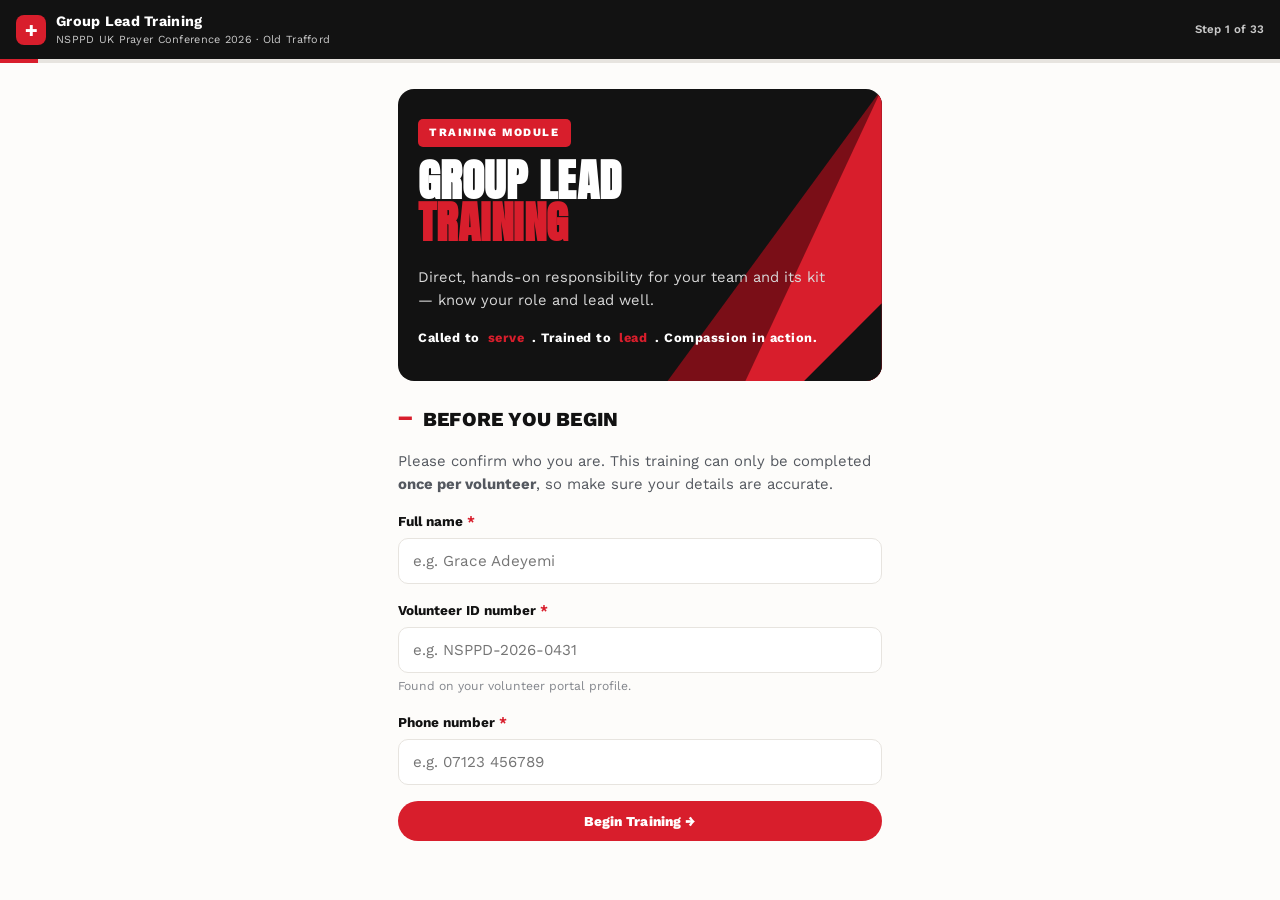
<file: group-lead/index.html>
<!doctype html>
<html lang="en">
<head>
<meta charset="utf-8">
<meta name="viewport" content="width=device-width, initial-scale=1">
<title>Group Lead Training — NSPPD UK Prayer Conference 2026</title>
<link rel="stylesheet" href="../assets/theme.css">
</head>
<body>

<a class="skip" href="#main-live">Skip to current slide</a>

<div class="app">
  <div class="topbar">
    <div class="badge">✚</div>
    <div class="ttl">Group Lead Training<br><small>NSPPD UK Prayer Conference 2026 · Old Trafford</small></div>
    <div class="slidecount" id="slideCount">Step 1</div>
  </div>
  <div class="progress-track"><div class="progress-fill" id="progressFill"></div></div>

  <div class="stage" id="main-live">
    <!-- ============ SLIDE: REGISTER ============ -->
    <section class="slide active" data-slide="register" aria-live="polite">
      <div class="slide-inner narrow">
        <div class="hero">
          <div class="shard-corner" aria-hidden="true">
            <svg viewBox="0 0 400 300" preserveAspectRatio="xMaxYMin slice">
              <polygon points="400,0 400,300 180,300" fill="#7A0E17"/>
              <polygon points="400,0 400,300 260,300" fill="#D81E2C"/>
              <polygon points="400,0 400,220 320,300 400,300" fill="#121212"/>
            </svg>
          </div>
          <div class="hero-inner">
            <span class="eyebrow">Training Module</span>
            <h1 class="disp">Group Lead<br><span class="accent">Training</span></h1>
            <p class="tag">Direct, hands-on responsibility for your team and its kit — know your role and lead well.</p>
            <p class="motto">Called to <span class="hl">serve</span>. Trained to <span class="hl">lead</span>. Compassion in action.</p>
          </div>
        </div>

        <div class="sec-h"><span class="num">—</span><h2>Before You Begin</h2></div>
        <p style="font-size:.93rem; color:var(--steel);">Please confirm who you are. This training can only be completed <strong>once per volunteer</strong>, so make sure your details are accurate.</p>

        <div id="regStatus" class="status-box"></div>

        <form id="regForm" novalidate>
          <div class="field" id="fld-name">
            <label for="inpName">Full name <span class="req">*</span></label>
            <input type="text" id="inpName" name="name" autocomplete="name" placeholder="e.g. Grace Adeyemi" required>
            <div class="errmsg">Please enter your full name.</div>
          </div>
          <div class="field" id="fld-vid">
            <label for="inpVid">Volunteer ID number <span class="req">*</span></label>
            <input type="text" id="inpVid" name="volunteerId" autocomplete="off" placeholder="e.g. NSPPD-2026-0431" required>
            <div class="hint">Found on your volunteer portal profile.</div>
            <div class="errmsg">Please enter your Volunteer ID number.</div>
          </div>
          <div class="field" id="fld-phone">
            <label for="inpPhone">Phone number <span class="req">*</span></label>
            <input type="tel" id="inpPhone" name="phone" autocomplete="tel" placeholder="e.g. 07123 456789" required>
            <div class="errmsg">Please enter a valid phone number.</div>
          </div>

          <button type="button" class="btn primary block" id="regSubmitBtn">Begin Training →</button>
        </form>
      </div>
    </section>

    <!-- ============ CONTENT SLIDES ============ -->
    <section class="slide" data-slide="c0">
      <div class="slide-inner">
        <div class="sec-h"><span class="num">01</span><h2>Role Overview</h2></div>
        <p style="font-size:1.02rem;">As a Group Lead, you carry direct, hands-on responsibility for your team and its kit. You take direction from the Medical Coordinators, but on the ground, your team looks to you first — for positioning, for safety, and for knowing exactly what to do when something happens.</p>
        <ul class="check">
          <li><strong>Two Group Lead roles</strong> — Crowd Medic Team Lead (holds the first aid bag) and Roaming Medic Group Lead (accountable for the team kit).</li>
          <li><strong>You take direction from Coordinators</strong> — the Medical Group Lead takes direction from the Medical Coordinators; that's your reporting line.</li>
          <li><strong>Kit &amp; people are your responsibility</strong> — whichever team you lead, the safety of your medics and the accountability of your kit sits with you.</li>
        </ul>
      </div>
    </section>

    <section class="slide" data-slide="c1">
      <div class="slide-inner">
        <div class="sec-h"><span class="num">02</span><h2>Structure — Two Roles, Two Kinds of Responsibility</h2></div>
        <div class="table-scroll">
        <table class="data">
          <tr><th>Crowd Medic Team Lead</th><th>Roaming Medic Group Lead</th></tr>
          <tr><td>One per section, leading 4 medics</td><td>Leads a 4–5 medic roaming team</td></tr>
          <tr><td>Physically holds the first aid bag</td><td>Accountable for the team's operational kit</td></tr>
          <tr><td>First stop when a testifier is flagged</td><td>Ensures the team returns from break on time</td></tr>
        </table>
        </div>
      </div>
    </section>

    <section class="slide" data-slide="c2">
      <div class="slide-inner">
        <div class="sec-h"><span class="num">03</span><h2>Crowd Medic Team Lead</h2></div>
        <p>Your team &amp; your post.</p>
        <ul class="check">
          <li><strong>Team structure</strong> — four medics per section, plus you as Team Lead. You are the one who physically holds the first aid bag.</li>
          <li><strong>First touchpoint</strong> — your team is the first point of contact for the ushering team and guests in your section if an emergency arises.</li>
          <li><strong>Liaison</strong> — work directly with the ushering team assigned to your section; they will come to you, and you to them.</li>
          <li><strong>Flagging</strong> — if an incident needs more support than your section can give, flag the nearest medics.</li>
        </ul>
      </div>
    </section>

    <section class="slide" data-slide="c3">
      <div class="slide-inner">
        <div class="sec-h"><span class="num">04</span><h2>Crowd Medic Team Lead — Lunch Breaks</h2></div>
        <p>What to expect.</p>
        <div class="protocol">
          <div class="protocol-step"><span class="pnum">1</span><div><div class="ptitle">One section at a time</div><p>Your section leaves post for 15 minutes while nearby sections cover you.</p></div></div>
          <div class="protocol-step"><span class="pnum">2</span><div><div class="ptitle">Coordinator runs the rota</div><p>The Crowd Medic Coordinator manages the schedule and timing.</p></div></div>
          <div class="protocol-step"><span class="pnum">3</span><div><div class="ptitle">Eateries in the concourses</div><p>That's where your team goes and returns from.</p></div></div>
          <div class="protocol-step"><span class="pnum">4</span><div><div class="ptitle">Stay ready to cover</div><p>When it isn't your section's turn, you may be covering a neighbouring section.</p></div></div>
        </div>
      </div>
    </section>

    <section class="slide" data-slide="c4">
      <div class="slide-inner">
        <div class="sec-h"><span class="num">05</span><h2>Roaming Medic Group Lead</h2></div>
        <p>Your team, your kit.</p>
        <ul class="check">
          <li><strong>Team size</strong> — you lead 4–5 medics as a Roaming Medic Group Lead, with your own operational medical kit.</li>
          <li><strong>Positioning</strong> — support the crowd management team and guest experience at your assigned entrance.</li>
          <li><strong>Repositioning</strong> — once crowd influx has settled, reposition to the concourses or guest experience posts as directed.</li>
          <li><strong>Breaks</strong> — your team breaks once every hour, for 20 minutes, before returning to patrol.</li>
        </ul>
      </div>
    </section>

    <section class="slide" data-slide="c5">
      <div class="slide-inner">
        <div class="sec-h"><span class="num">06</span><h2>Roaming Group Lead Focus — Your Kit Is Your Responsibility</h2></div>
        <div class="protocol">
          <div class="protocol-step"><span class="pnum">1</span><div><div class="ptitle">Pick up from procurement</div><p>Collect your team's kit from the procurement team at the start — sign the sign-out form when you take it.</p></div></div>
          <div class="protocol-step"><span class="pnum">2</span><div><div class="ptitle">On break, coordinator holds it</div><p>Hand the kit to the Roaming Medic Coordinator while your team takes its break.</p></div></div>
          <div class="protocol-step"><span class="pnum">3</span><div><div class="ptitle">You take it back</div><p>When your team returns, the kit comes back to you. Ensure your team is back within the 20 minutes.</p></div></div>
          <div class="protocol-step"><span class="pnum">4</span><div><div class="ptitle">Return &amp; sign off</div><p>At the end of the conference, YOU return the kit to procurement and ensure the sign-out form is updated to confirm the return.</p></div></div>
        </div>
        <div class="callout note">
          <h4>The sign-out form is your paper trail</h4>
          <p>Update it both when you collect the kit and when you return it.</p>
        </div>
      </div>
    </section>

    <section class="slide" data-slide="c6">
      <div class="slide-inner">
        <div class="sec-h"><span class="num">07</span><h2>Crowd Medic Team Lead Focus — Testimony Handoff</h2></div>
        <p>Your part in the chain.</p>
        <div class="flow">
          <div class="flow-step"><span class="fnum">1</span><span class="ftitle">Usher / Crowd Medic flags a testifier</span></div>
          <div class="flow-arrow">↓</div>
          <div class="flow-step"><span class="fnum">2</span><span class="ftitle">Crowd Medic passes them to YOU</span></div>
          <div class="flow-arrow">↓</div>
          <div class="flow-step"><span class="fnum">3</span><span class="ftitle">YOU stay with the testifier</span></div>
          <div class="flow-arrow">↓</div>
          <div class="flow-step"><span class="fnum">4</span><span class="ftitle">Crowd Medic Coordinator escorts to the pastors' location</span></div>
          <div class="flow-arrow">↓</div>
          <div class="flow-step"><span class="fnum">5</span><span class="ftitle">Testimony Vetting Medic reviews, then refers to Pastor</span></div>
        </div>
        <div class="callout warn" style="margin-top:14px;">
          <h4>Key principle</h4>
          <p>Once you have the testifier, they stay with you at all times until the Crowd Medic Coordinator formally takes over — never left unaccompanied.</p>
        </div>
      </div>
    </section>

    <section class="slide" data-slide="c7">
      <div class="slide-inner">
        <div class="sec-h"><span class="num">08</span><h2>Group Lead Code of Conduct</h2></div>
        <div class="protocol">
          <div class="protocol-step"><span class="pnum">1</span><div><div class="ptitle">Lead From the Front</div><p>Your team follows your example in professionalism, punctuality, and staying calm under pressure.</p></div></div>
          <div class="protocol-step"><span class="pnum">2</span><div><div class="ptitle">Safeguard First</div><p>Testifiers and vulnerable guests are never left unaccompanied. Report any safeguarding concern immediately.</p></div></div>
          <div class="protocol-step"><span class="pnum">3</span><div><div class="ptitle">Kit Custody</div><p>Sign for your kit, keep track of it at all times, and sign it back in. Report anything missing or damaged the same day.</p></div></div>
          <div class="protocol-step"><span class="pnum">4</span><div><div class="ptitle">Timely Returns</div><p>Ensure your team returns from breaks on schedule, so coverage on the ground is never compromised.</p></div></div>
          <div class="protocol-step"><span class="pnum">5</span><div><div class="ptitle">Documentation</div><p>Complete incident forms accurately and promptly — don't leave forms for someone else to finish.</p></div></div>
          <div class="protocol-step"><span class="pnum">6</span><div><div class="ptitle">Escalate When Needed</div><p>If something is beyond your team's scope, escalate to your Coordinator without delay.</p></div></div>
        </div>
      </div>
    </section>

    <section class="slide" data-slide="c8">
      <div class="slide-inner">
        <div class="sec-h"><span class="num">09</span><h2>Code of Conduct — Serving With Character</h2></div>
        <div class="protocol">
          <div class="protocol-step"><span class="pnum">1</span><div><div class="ptitle">Serve With Joy and Humility</div><p>Your role is a stewardship, not a status. Be first to arrive, last to leave, and willing to do what you ask of your medics.</p></div></div>
          <div class="protocol-step"><span class="pnum">2</span><div><div class="ptitle">Integrity and Honesty</div><p>Report accurately to your Coordinator, even when the news is difficult. Own your mistakes without deflecting blame.</p></div></div>
          <div class="protocol-step"><span class="pnum">3</span><div><div class="ptitle">Diligence and Excellence</div><p>Prepare thoroughly before your shift. Follow up — don't assume a task is done until it is confirmed done.</p></div></div>
          <div class="protocol-step"><span class="pnum">4</span><div><div class="ptitle">Support Without Micromanaging</div><p>Check in with your medics, but trust them to do their job. Correct privately, encourage publicly.</p></div></div>
          <div class="protocol-step"><span class="pnum">5</span><div><div class="ptitle">Gracious Speech</div><p>Speak to your medics and your Coordinator with the same graciousness you'd want shown to you. Avoid gossip.</p></div></div>
          <div class="protocol-step"><span class="pnum">6</span><div><div class="ptitle">Unity and Servant Leadership</div><p>Keep the mission — service, healing, and love — at the centre of every decision. Lead by doing, not demanding.</p></div></div>
        </div>
      </div>
    </section>

    <section class="slide" data-slide="c9">
      <div class="slide-inner">
        <div class="sec-h"><span class="num">10</span><h2>Quick Reference</h2></div>
        <p>Fast decisions for Group Leads.</p>
        <div class="table-scroll">
        <table class="data">
          <tr><th>Situation</th><th>What You Do</th></tr>
          <tr><td>Emergency in your section / at your post</td><td>Respond first with your team → flag nearest medics if it needs more support</td></tr>
          <tr><td>Escalation beyond your team's ability</td><td>Pass key info up to your Coordinator</td></tr>
          <tr><td>Testifier flagged in your section</td><td>Take the testifier (Crowd Medic Team Lead) → stay with them until the Coordinator arrives</td></tr>
          <tr><td>Your roaming team's break</td><td>Hand the kit to the Roaming Medic Coordinator, ensure your team is back in 20 minutes</td></tr>
          <tr><td>End of day</td><td>File incident forms; return your kit to procurement and update the sign-out form (Roaming) / confirm handover with Coordinator</td></tr>
        </table>
        </div>
      </div>
    </section>

    <section class="slide" data-slide="c10">
      <div class="slide-inner">
        <div class="reminder">
          <div class="shard-corner" aria-hidden="true">
            <svg viewBox="0 0 400 300" preserveAspectRatio="xMaxYMin slice">
              <polygon points="400,0 400,300 260,300" fill="#7A0E17"/>
              <polygon points="400,0 400,220 320,300 400,300" fill="#D81E2C"/>
            </svg>
          </div>
          <h2>Your Team Follows Your Lead</h2>
          <ul>
            <li>Your medics look to you for direction.</li>
            <li>Your kit's accountability rests with you.</li>
            <li>Every guest who reaches your post deserves a calm, prepared response.</li>
            <li>Know your role, know your Coordinator, and lead your team well.</li>
          </ul>
        </div>
      </div>
    </section>

    <section class="slide" data-slide="c11">
      <div class="slide-inner">
        <div class="sec-h"><span class="num">12</span><h2>Documenting a Medical Incident</h2></div>
        <p style="font-size:1.02rem;">Every guest interaction is someone's whole day. A clear, written record protects them, protects you, and keeps the whole medics chain working as one team.</p>
        <ul class="check">
          <li><strong>Continuity of care</strong> — anyone who picks up the case afterward (Group Lead, Coordinator, stadium medical team) knows exactly what happened and what's already been done.</li>
          <li><strong>Accountability</strong> — a written, timestamped record shows the right steps were followed and the right people were informed.</li>
          <li><strong>Safeguarding</strong> — protects the guest, especially where next-of-kin, hospital transfer, or a vulnerable person is involved.</li>
          <li><strong>Learning for next time</strong> — patterns across incidents help the HOD improve training, staffing, and stadium liaison for future conferences.</li>
        </ul>
        <div class="callout note">
          <h4>Golden rule</h4>
          <p>One form per incident — even minor ones. If it needed a medical assessment, it needs a form. A quick check that turns out fine still gets logged; it protects you and the guest either way.</p>
        </div>
      </div>
    </section>

    <section class="slide" data-slide="c12">
      <div class="slide-inner">
        <div class="sec-h"><span class="num">13</span><h2>When, Who &amp; The Form At a Glance</h2></div>
        <p>The <strong>attending Medic</strong> completes the form — the person who assessed the guest, not a passer-by. Fill it in <strong>at the time of the incident</strong>, while details are fresh, and submit it from your phone <strong>immediately, on the spot</strong> — don't batch incidents for later.</p>
        <p style="margin-top:16px;"><strong>Seven sections, in the order you'll fill them:</strong></p>
        <div class="protocol">
          <div class="protocol-step"><span class="pnum">1</span><div><div class="ptitle">Incident Details</div><p>Date, time, block, who's notified.</p></div></div>
          <div class="protocol-step"><span class="pnum">2</span><div><div class="ptitle">Person Details</div><p>Who the guest is, and their condition.</p></div></div>
          <div class="protocol-step"><span class="pnum">3</span><div><div class="ptitle">Presenting Signs</div><p>Medical red flags + spiritual context.</p></div></div>
          <div class="protocol-step"><span class="pnum">4</span><div><div class="ptitle">Assessment</div><p>Observe · Approach · Responsiveness · ABCDE.</p></div></div>
          <div class="protocol-step"><span class="pnum">5</span><div><div class="ptitle">Actions &amp; Escalation</div><p>What you did, and who you told.</p></div></div>
          <div class="protocol-step"><span class="pnum">6</span><div><div class="ptitle">Outcome</div><p>How it resolved.</p></div></div>
          <div class="protocol-step"><span class="pnum">7</span><div><div class="ptitle">Sign-off</div><p>Medic, Group Lead, Coordinator.</p></div></div>
        </div>
      </div>
    </section>

    <section class="slide" data-slide="c13">
      <div class="slide-inner">
        <div class="sec-h"><span class="num">14</span><h2>Incident &amp; Person Details</h2></div>
        <p>The who, where, and when — get this down first, exactly as it happened.</p>
        <details class="card" open>
          <summary>1. Incident Details <span class="plus">+</span></summary>
          <div class="body">
            <ul class="check">
              <li>Date and time — as close to the actual moment as possible.</li>
              <li>Stand / Block, and row or seat if known — precise location speeds up any stadium escalation.</li>
              <li>Reported by — your name, as the attending Medic.</li>
              <li>Group Lead and Coordinator notified — name who you told, not just "yes".</li>
            </ul>
          </div>
        </details>
        <details class="card">
          <summary>2. Person Details <span class="plus">+</span></summary>
          <div class="body">
            <ul class="check">
              <li>Name and approx. age, if you can get them without pressuring a distressed guest.</li>
              <li>Guest / Volunteer / Staff — changes who else needs informing.</li>
              <li>Known medical conditions — ask gently; this can change your assessment.</li>
              <li>Next of kin contacted? — mark clearly if this is still outstanding.</li>
            </ul>
          </div>
        </details>
      </div>
    </section>

    <section class="slide" data-slide="c14">
      <div class="slide-inner">
        <div class="sec-h"><span class="num">15</span><h2>Presenting Signs</h2></div>
        <p>Two checklists, kept separate on purpose.</p>
        <ul class="flags">
          <li>Unresponsive / no chest movement</li>
          <li>Collapse / loss of consciousness</li>
          <li>Seizure-like symptoms</li>
          <li>Difficulty breathing or gasping</li>
          <li>Chest pain or clutching chest</li>
          <li>Severe confusion or unresponsiveness</li>
          <li>Bluish lips or very pale skin</li>
        </ul>
        <div class="callout warn">
          <h4>Spiritual manifestation (for context, not diagnosis)</h4>
          <p>Shaking · Collapse · Agitation · Unresponsiveness<br><strong>Note context only — this never replaces the medical assessment. Medical checks always come first.</strong></p>
        </div>
      </div>
    </section>

    <section class="slide" data-slide="c15">
      <div class="slide-inner">
        <div class="sec-h"><span class="num">16</span><h2>Assessment Order &amp; Escalation</h2></div>
        <p>Write your assessment in this order — it's how the notes read fastest for whoever escalates next.</p>
        <div class="protocol">
          <div class="protocol-step"><span class="pnum">1</span><div><div class="ptitle">Observe</div><p>Spot abnormal behaviour before you approach.</p></div></div>
          <div class="protocol-step"><span class="pnum">2</span><div><div class="ptitle">Approach</div><p>Approach safely; make sure the surrounding area is clear.</p></div></div>
          <div class="protocol-step"><span class="pnum">3</span><div><div class="ptitle">Check Responsiveness</div><p>Tap shoulder, call name. No response → begin ABCDE and escalate to your Group Lead.</p></div></div>
          <div class="protocol-step"><span class="pnum">4</span><div><div class="ptitle">ABCDE</div><p>Airway, Breathing, Circulation, Disability, Exposure — write down what you find at each step.</p></div></div>
        </div>
        <div class="flow" style="margin-top:18px;">
          <div class="flow-step">
            <span class="fnum">→</span><span class="ftitle">Ushers</span>
            <p>Flag to nearest Medic.</p>
          </div>
          <div class="flow-arrow">↓</div>
          <div class="flow-step">
            <span class="fnum">→</span><span class="ftitle">Medics</span>
            <p>Assess, document, and decide.</p>
          </div>
          <div class="flow-arrow">↓</div>
          <div class="flow-step">
            <span class="fnum">→</span><span class="ftitle">Coordinators</span>
            <p>Notified, flag stadium team.</p>
          </div>
          <div class="flow-arrow">↓</div>
          <div class="flow-step">
            <span class="fnum">→</span><span class="ftitle">Stadium Medical (Cipher)</span>
            <p>Takes over if needed.</p>
          </div>
        </div>
      </div>
    </section>

    <section class="slide" data-slide="c16">
      <div class="slide-inner">
        <div class="sec-h"><span class="num">17</span><h2>Outcome, Sign-off &amp; Before You Go Out</h2></div>
        <p>Close the loop — this is what makes the record usable afterward.</p>
        <ul class="check">
          <li>Resolved on site</li>
          <li>Returned to seat</li>
          <li>Transferred to stadium medical</li>
          <li>Taken to hospital</li>
        </ul>
        <div class="callout warn">
          <h4>Sign-off</h4>
          <p>No names logged, no closed incident. Medic, Group Lead, and Coordinator names are what make the record official.</p>
        </div>
        <div class="reminder" style="margin-top:18px;">
          <div class="shard-corner" aria-hidden="true">
            <svg viewBox="0 0 400 300" preserveAspectRatio="xMaxYMin slice">
              <polygon points="400,0 400,300 260,300" fill="#7A0E17"/>
              <polygon points="400,0 400,220 320,300 400,300" fill="#D81E2C"/>
            </svg>
          </div>
          <h2>Before You Go Out on Shift</h2>
          <ul>
            <li>Medical assessment always comes first.</li>
            <li>One form, every incident, filled in on site.</li>
            <li>Name who you escalated to — every time.</li>
            <li>Submit the form on your phone the moment it's handled — don't batch incidents.</li>
            <li>Save your form link or QR code before your shift starts.</li>
            <li>Ask your Coordinator if you're ever unsure.</li>
          </ul>
        </div>
      </div>
    </section>


    <!-- ============ CHECKPOINT ============ -->
    <section class="slide" data-slide="checkpoint">
      <div class="slide-inner narrow">
        <div class="checkpoint-card">
          <div class="icon">✚</div>
          <h2>Content Complete</h2>
          <p>You've been through all 17 sections. Take a moment to review anything you're unsure of — the quiz covers material from every section, and it can only be submitted once.</p>
          <div class="checkpoint-actions">
            <button class="btn ghost block" id="btnReview">↺ Scroll Back &amp; Review Content</button>
            <button class="btn primary block" id="btnStartQuiz">I'm Ready — Start the Quiz →</button>
          </div>
        </div>
      </div>
    </section>

    <!-- ============ QUIZ SLIDES ============ -->
    <section class="slide" data-slide="q0" data-qindex="0">
      <div class="slide-inner narrow">
        <div class="quiz-progress"><span class="qlabel">Question 1 of 12</span></div>
        <div class="qcard">
          <div class="qtext">What is a Group Lead's core responsibility?</div>
          <div class="opts">
            <label class="opt"><input type="radio" name="q0"><span class="bullet"></span><span>Direct, hands-on responsibility for your team and its kit, positioning, and safety on the ground</span></label>
            <label class="opt"><input type="radio" name="q0"><span class="bullet"></span><span>Managing the whole conference's medical strategy</span></label>
            <label class="opt"><input type="radio" name="q0"><span class="bullet"></span><span>Only holding the first aid bag with no other duties</span></label>
            <label class="opt"><input type="radio" name="q0"><span class="bullet"></span><span>Working entirely independently of Coordinators</span></label>
          </div>
        </div>
      </div>
    </section>

    <section class="slide" data-slide="q1" data-qindex="1">
      <div class="slide-inner narrow">
        <div class="quiz-progress"><span class="qlabel">Question 2 of 12</span></div>
        <div class="qcard">
          <div class="qtext">Who does a Group Lead take direction from?</div>
          <div class="opts">
            <label class="opt"><input type="radio" name="q1"><span class="bullet"></span><span>The Testimony Vetting Team</span></label>
            <label class="opt"><input type="radio" name="q1"><span class="bullet"></span><span>The Medical Coordinators</span></label>
            <label class="opt"><input type="radio" name="q1"><span class="bullet"></span><span>External Emergency Services directly</span></label>
            <label class="opt"><input type="radio" name="q1"><span class="bullet"></span><span>Nobody — Group Leads act independently</span></label>
          </div>
        </div>
      </div>
    </section>

    <section class="slide" data-slide="q2" data-qindex="2">
      <div class="slide-inner narrow">
        <div class="quiz-progress"><span class="qlabel">Question 3 of 12</span></div>
        <div class="qcard">
          <div class="qtext">Who physically holds the first aid bag for a section?</div>
          <div class="opts">
            <label class="opt"><input type="radio" name="q2"><span class="bullet"></span><span>The Crowd Medic Team Lead</span></label>
            <label class="opt"><input type="radio" name="q2"><span class="bullet"></span><span>Any medic in the section</span></label>
            <label class="opt"><input type="radio" name="q2"><span class="bullet"></span><span>The Zone Coordinator</span></label>
            <label class="opt"><input type="radio" name="q2"><span class="bullet"></span><span>The nearest usher</span></label>
          </div>
        </div>
      </div>
    </section>

    <section class="slide" data-slide="q3" data-qindex="3">
      <div class="slide-inner narrow">
        <div class="quiz-progress"><span class="qlabel">Question 4 of 12</span></div>
        <div class="qcard">
          <div class="qtext">How long is a Crowd Medic section's lunch break, and who runs the rota?</div>
          <div class="opts">
            <label class="opt"><input type="radio" name="q3"><span class="bullet"></span><span>15 minutes, run by the Crowd Medic Coordinator</span></label>
            <label class="opt"><input type="radio" name="q3"><span class="bullet"></span><span>An hour, run by the Group Lead</span></label>
            <label class="opt"><input type="radio" name="q3"><span class="bullet"></span><span>20 minutes, run by procurement</span></label>
            <label class="opt"><input type="radio" name="q3"><span class="bullet"></span><span>There is no set break time</span></label>
          </div>
        </div>
      </div>
    </section>

    <section class="slide" data-slide="q4" data-qindex="4">
      <div class="slide-inner narrow">
        <div class="quiz-progress"><span class="qlabel">Question 5 of 12</span></div>
        <div class="qcard">
          <div class="qtext">As a Roaming Medic Group Lead, what happens to your kit when your team goes on break?</div>
          <div class="opts">
            <label class="opt"><input type="radio" name="q4"><span class="bullet"></span><span>It stays with a random team member</span></label>
            <label class="opt"><input type="radio" name="q4"><span class="bullet"></span><span>You hand it to the Roaming Medic Coordinator, who holds it until your team returns</span></label>
            <label class="opt"><input type="radio" name="q4"><span class="bullet"></span><span>It's left unattended at the post</span></label>
            <label class="opt"><input type="radio" name="q4"><span class="bullet"></span><span>It goes back to procurement immediately</span></label>
          </div>
        </div>
      </div>
    </section>

    <section class="slide" data-slide="q5" data-qindex="5">
      <div class="slide-inner narrow">
        <div class="quiz-progress"><span class="qlabel">Question 6 of 12</span></div>
        <div class="qcard">
          <div class="qtext">What is the sign-out form used for?</div>
          <div class="opts">
            <label class="opt"><input type="radio" name="q5"><span class="bullet"></span><span>Recording testimonies</span></label>
            <label class="opt"><input type="radio" name="q5"><span class="bullet"></span><span>Your paper trail for collecting and returning kit — update it both times</span></label>
            <label class="opt"><input type="radio" name="q5"><span class="bullet"></span><span>Logging lunch break times</span></label>
            <label class="opt"><input type="radio" name="q5"><span class="bullet"></span><span>Nothing — it's optional paperwork</span></label>
          </div>
        </div>
      </div>
    </section>

    <section class="slide" data-slide="q6" data-qindex="6">
      <div class="slide-inner narrow">
        <div class="quiz-progress"><span class="qlabel">Question 7 of 12</span></div>
        <div class="qcard">
          <div class="qtext">In the Crowd Medic Team Lead's testimony handoff, once you have the testifier, what's the key principle?</div>
          <div class="opts">
            <label class="opt"><input type="radio" name="q6"><span class="bullet"></span><span>Hand them to the nearest usher immediately</span></label>
            <label class="opt"><input type="radio" name="q6"><span class="bullet"></span><span>They stay with you at all times until the Crowd Medic Coordinator formally takes over</span></label>
            <label class="opt"><input type="radio" name="q6"><span class="bullet"></span><span>Leave them with security</span></label>
            <label class="opt"><input type="radio" name="q6"><span class="bullet"></span><span>Let them find their own way to the pastors' location</span></label>
          </div>
        </div>
      </div>
    </section>

    <section class="slide" data-slide="q7" data-qindex="7">
      <div class="slide-inner narrow">
        <div class="quiz-progress"><span class="qlabel">Question 8 of 12</span></div>
        <div class="qcard">
          <div class="qtext">Who completes the Medical Incident Documentation Form?</div>
          <div class="opts">
            <label class="opt"><input type="radio" name="q7"><span class="bullet"></span><span>Any nearby volunteer who saw it happen</span></label>
            <label class="opt"><input type="radio" name="q7"><span class="bullet"></span><span>The attending Medic — the person who assessed the guest</span></label>
            <label class="opt"><input type="radio" name="q7"><span class="bullet"></span><span>Only the Coordinator, at the end of the day</span></label>
            <label class="opt"><input type="radio" name="q7"><span class="bullet"></span><span>The guest themselves</span></label>
          </div>
        </div>
      </div>
    </section>

    <section class="slide" data-slide="q8" data-qindex="8">
      <div class="slide-inner narrow">
        <div class="quiz-progress"><span class="qlabel">Question 9 of 12</span></div>
        <div class="qcard">
          <div class="qtext">Per the Group Lead Code of Conduct, what should you do with incident forms?</div>
          <div class="opts">
            <label class="opt"><input type="radio" name="q8"><span class="bullet"></span><span>Leave them for the Coordinator to complete</span></label>
            <label class="opt"><input type="radio" name="q8"><span class="bullet"></span><span>Complete them accurately and promptly — don't leave forms for someone else to finish</span></label>
            <label class="opt"><input type="radio" name="q8"><span class="bullet"></span><span>Only fill them in if asked</span></label>
            <label class="opt"><input type="radio" name="q8"><span class="bullet"></span><span>Skip them for minor incidents</span></label>
          </div>
        </div>
      </div>
    </section>

    <section class="slide" data-slide="q9" data-qindex="9">
      <div class="slide-inner narrow">
        <div class="quiz-progress"><span class="qlabel">Question 10 of 12</span></div>
        <div class="qcard">
          <div class="qtext">What's the golden rule for filling in the incident form?</div>
          <div class="opts">
            <label class="opt"><input type="radio" name="q9"><span class="bullet"></span><span>Only fill one in for serious emergencies</span></label>
            <label class="opt"><input type="radio" name="q9"><span class="bullet"></span><span>Batch all of the day's incidents into one form at the end of your shift</span></label>
            <label class="opt"><input type="radio" name="q9"><span class="bullet"></span><span>One form per incident, even minor ones — if it needed a medical assessment, it needs a form</span></label>
            <label class="opt"><input type="radio" name="q9"><span class="bullet"></span><span>Only fill one in if the guest asks for it</span></label>
          </div>
        </div>
      </div>
    </section>

    <section class="slide" data-slide="q10" data-qindex="10">
      <div class="slide-inner narrow">
        <div class="quiz-progress"><span class="qlabel">Question 11 of 12</span></div>
        <div class="qcard">
          <div class="qtext">"Support Without Micromanaging" describes which practice?</div>
          <div class="opts">
            <label class="opt"><input type="radio" name="q10"><span class="bullet"></span><span>Checking in consistently, but trusting your medics to do their job — correcting privately, encouraging publicly</span></label>
            <label class="opt"><input type="radio" name="q10"><span class="bullet"></span><span>Never checking in with your team at all</span></label>
            <label class="opt"><input type="radio" name="q10"><span class="bullet"></span><span>Making every decision for your medics</span></label>
            <label class="opt"><input type="radio" name="q10"><span class="bullet"></span><span>Publicly correcting mistakes in front of guests</span></label>
          </div>
        </div>
      </div>
    </section>

    <section class="slide" data-slide="q11" data-qindex="11">
      <div class="slide-inner narrow">
        <div class="quiz-progress"><span class="qlabel">Question 12 of 12</span></div>
        <div class="qcard">
          <div class="qtext">What makes an incident record officially closed?</div>
          <div class="opts">
            <label class="opt"><input type="radio" name="q11"><span class="bullet"></span><span>The guest saying they feel fine</span></label>
            <label class="opt"><input type="radio" name="q11"><span class="bullet"></span><span>Names logged at sign-off — Medic, Group Lead, and Coordinator</span></label>
            <label class="opt"><input type="radio" name="q11"><span class="bullet"></span><span>Waiting until the next morning to review it</span></label>
            <label class="opt"><input type="radio" name="q11"><span class="bullet"></span><span>Nothing — incident forms don't need closing</span></label>
          </div>
        </div>
      </div>
    </section>


    <!-- ============ SUBMIT / RESULTS ============ -->
    <section class="slide" data-slide="submit">
      <div class="slide-inner narrow">
        <div id="submitPre">
          <div class="checkpoint-card">
            <div class="icon">✓</div>
            <h2>All 12 Questions Answered</h2>
            <p>Ready to submit? Your responses will be scored and recorded against your Volunteer ID. This can't be undone or redone.</p>
            <div class="checkpoint-actions">
              <button class="btn ghost block" id="btnReviewQuiz">↺ Go Back Through Questions</button>
              <button class="btn primary block" id="btnSubmitQuiz">Submit Training →</button>
            </div>
          </div>
        </div>
        <div id="submitLoading" style="display:none; text-align:center; padding:40px 0;">
          <div class="spin"></div>
          <p style="margin-top:16px; font-weight:700;">Recording your results…</p>
        </div>
        <div id="submitError" class="status-box bad" style="margin-top:16px;"></div>
      </div>
    </section>

    <!-- ============ THANK YOU ============ -->
    <section class="slide" data-slide="done">
      <div class="slide-inner narrow">
        <div class="score-hero">
          <div class="num" id="scoreDisplay">–/12</div>
          <p>Training complete</p>
        </div>
        <div class="thanks-card">
          <h2>Thank You For Serving</h2>
          <p id="thankName">We're grateful for your heart to serve at the NSPPD UK Prayer Conference 2026.</p>
        </div>
        <div class="portal-note">
          <h4>One More Thing</h4>
          <p style="margin-bottom:0; font-size:.9rem; color:var(--steel);">Please make sure you complete <strong>all other mandatory training modules</strong> on your volunteer portal before the event. Your Team Lead can confirm your outstanding modules if you're unsure.</p>
        </div>
      </div>
    </section>

  </div>

  <div class="navbar" id="navbar">
    <button class="btn ghost sm" id="btnBack">← Back</button>
    <div class="dots" id="dots" aria-hidden="true"></div>
    <button class="btn dark sm" id="btnNext">Next →</button>
  </div>
</div>

<script>
(function(){
  // ---------------------------------------------------------------
  // CONFIGURATION — replace with your deployed Apps Script Web App URL
  // See apps-script-setup.md for the script to paste into Google Sheets.
  // ---------------------------------------------------------------
  const SCRIPT_URL = "https://script.google.com/macros/s/AKfycbzjw4-RpQMXLtvdAzz5H8jDovVVHH8TpbWsQrkKJQu5WOsG5VygcMaK1OXQvwjENyae/exec";
  const TRAINING = "Group Lead";

  const order = ["register", "c0", "c1", "c2", "c3", "c4", "c5", "c6", "c7", "c8", "c9", "c10", "c11", "c12", "c13", "c14", "c15", "c16", "checkpoint", "q0", "q1", "q2", "q3", "q4", "q5", "q6", "q7", "q8", "q9", "q10", "q11", "submit", "done"];
  const correct = {"q0": 0, "q1": 1, "q2": 0, "q3": 0, "q4": 1, "q5": 1, "q6": 1, "q7": 1, "q8": 1, "q9": 2, "q10": 0, "q11": 1};

  let current = 0;
  let volunteer = { name:"", volunteerId:"", phone:"" };
  let answers = {};
  let locked = false; // becomes true once submitted, prevents further nav

  const slideEls = {};
  document.querySelectorAll('.slide').forEach(s => slideEls[s.dataset.slide] = s);

  const dotsWrap = document.getElementById('dots');
  const progressFill = document.getElementById('progressFill');
  const slideCount = document.getElementById('slideCount');
  const navbar = document.getElementById('navbar');
  const btnBack = document.getElementById('btnBack');
  const btnNext = document.getElementById('btnNext');

  order.forEach((_,i)=>{
    const d = document.createElement('span');
    d.className = 'dot';
    dotsWrap.appendChild(d);
  });

  function isQuizSlide(name){ return /^q\d+$/.test(name); }

  function render(){
    const name = order[current];
    Object.values(slideEls).forEach(el => el.classList.remove('active'));
    slideEls[name].classList.add('active');
    slideEls[name].scrollTop = 0;

    const pct = Math.round(((current+1)/order.length)*100);
    progressFill.style.width = pct + '%';
    slideCount.textContent = 'Step ' + (current+1) + ' of ' + order.length;

    Array.from(dotsWrap.children).forEach((d,i)=>{
      d.classList.toggle('on', i === current);
    });

    const hideNavFor = ['register','checkpoint','submit','done'];
    navbar.style.display = hideNavFor.includes(name) ? 'none' : 'flex';

    btnBack.disabled = current === 0 || name === 'c0';
    btnBack.style.visibility = (name === 'c0') ? 'hidden' : 'visible';

    if (isQuizSlide(name)){
      btnNext.textContent = (current === order.indexOf('q11')) ? 'Review Answers →' : 'Next →';
      const qname = name;
      btnNext.disabled = !answers[qname];
    } else {
      btnNext.textContent = 'Next →';
      btnNext.disabled = false;
    }

    window.scrollTo(0,0);
  }

  function goTo(name){
    const idx = order.indexOf(name);
    if (idx >= 0){ current = idx; render(); }
  }

  btnNext.addEventListener('click', ()=>{
    if (current < order.length - 1){ current++; render(); }
  });
  btnBack.addEventListener('click', ()=>{
    if (current > 0){ current--; render(); }
  });

  // ---------------- REGISTRATION ----------------
  const regForm = document.getElementById('regForm');
  const regStatus = document.getElementById('regStatus');
  const regSubmitBtn = document.getElementById('regSubmitBtn');

  function setStatus(el, kind, msg){
    el.className = 'status-box show ' + kind;
    el.textContent = msg;
  }
  function clearStatus(el){
    el.className = 'status-box';
    el.textContent = '';
  }

  function validateField(id, valid){
    const wrap = document.getElementById(id);
    wrap.classList.toggle('err', !valid);
    return valid;
  }

  async function handleRegisterSubmit(e){
    if (e && e.preventDefault) e.preventDefault();
    clearStatus(regStatus);

    const name = document.getElementById('inpName').value.trim();
    const vid = document.getElementById('inpVid').value.trim();
    const phone = document.getElementById('inpPhone').value.trim();

    const okName = validateField('fld-name', name.length > 1);
    const okVid = validateField('fld-vid', vid.length > 1);
    const okPhone = validateField('fld-phone', /^[0-9+()\s-]{7,}$/.test(phone));

    if (!(okName && okVid && okPhone)) return;

    volunteer = { name, volunteerId: vid, phone };

    if (SCRIPT_URL.indexOf('REPLACE_WITH') === 0){
      goTo('c0');
      return;
    }

    regSubmitBtn.disabled = true;
    regSubmitBtn.textContent = 'Checking…';
    setStatus(regStatus, 'info', 'Checking your Volunteer ID…');

    try{
      const res = await fetch(SCRIPT_URL, {
        method: 'POST',
        headers: { 'Content-Type': 'text/plain;charset=utf-8' },
        body: JSON.stringify({ action:'check', volunteerId: vid, training: TRAINING })
      });
      const data = await res.json();
      if (data.completed){
        setStatus(regStatus, 'bad', 'This Volunteer ID has already completed the training. Each volunteer may only complete it once. If you believe this is an error, contact your Zone Coordinator.');
        regSubmitBtn.disabled = false;
        regSubmitBtn.textContent = 'Begin Training →';
        return;
      }
      clearStatus(regStatus);
      goTo('c0');
    }catch(err){
      setStatus(regStatus, 'bad', "We couldn't verify your Volunteer ID right now. Check your connection and try again.");
    }finally{
      regSubmitBtn.disabled = false;
      regSubmitBtn.textContent = 'Begin Training →';
    }
  }

  regSubmitBtn.addEventListener('click', handleRegisterSubmit);
  regForm.addEventListener('submit', handleRegisterSubmit); // fallback (e.g. Enter key)
  regForm.addEventListener('keydown', function(e){
    if (e.key === 'Enter'){ e.preventDefault(); handleRegisterSubmit(e); }
  });

  // ---------------- CHECKPOINT ----------------
  document.getElementById('btnReview').addEventListener('click', ()=> goTo('c0'));
  document.getElementById('btnStartQuiz').addEventListener('click', ()=> goTo('q0'));

  // ---------------- QUIZ ----------------
  document.querySelectorAll('.opts').forEach(optsWrap=>{
    optsWrap.querySelectorAll('.opt').forEach(optEl=>{
      optEl.addEventListener('click', ()=>{
        const input = optEl.querySelector('input');
        const qname = input.name;
        optsWrap.querySelectorAll('.opt').forEach(o=>o.classList.remove('selected'));
        optEl.classList.add('selected');
        input.checked = true;
        answers[qname] = optEl.querySelector('span:last-child').textContent;
        answers[qname + '_optIndex'] = Array.from(optsWrap.children).indexOf(optEl);
        if (isQuizSlide(order[current])) btnNext.disabled = false;
      });
    });
  });

  // ---------------- SUBMIT ----------------
  document.getElementById('btnReviewQuiz').addEventListener('click', ()=> goTo('q0'));

  function computeScore(){
    let score = 0;
    Object.keys(correct).forEach(q=>{
      if (answers[q + '_optIndex'] === correct[q]) score++;
    });
    return score;
  }

  document.getElementById('btnSubmitQuiz').addEventListener('click', async ()=>{
    if (locked) return;
    const score = computeScore();
    document.getElementById('submitPre').style.display = 'none';
    document.getElementById('submitLoading').style.display = 'block';
    const errBox = document.getElementById('submitError');
    errBox.className = 'status-box bad';
    errBox.textContent = '';

    const payload = {
      action: 'submit',
      training: TRAINING,
      name: volunteer.name,
      volunteerId: volunteer.volunteerId,
      phone: volunteer.phone,
      score: score,
      total: 12,
      timestamp: new Date().toISOString()
    };

    function finish(){
      locked = true;
      document.getElementById('scoreDisplay').textContent = score + '/12';
      document.getElementById('thankName').textContent =
        "Thank you, " + (volunteer.name || 'friend') + ", for your heart to serve at the NSPPD UK Prayer Conference 2026.";
      goTo('done');
    }

    if (SCRIPT_URL.indexOf('REPLACE_WITH') === 0){
      setTimeout(finish, 600);
      return;
    }

    try{
      const res = await fetch(SCRIPT_URL, {
        method: 'POST',
        headers: { 'Content-Type': 'text/plain;charset=utf-8' },
        body: JSON.stringify(payload)
      });
      const data = await res.json();
      if (data.status === 'duplicate'){
        document.getElementById('submitLoading').style.display = 'none';
        errBox.textContent = 'This Volunteer ID has already submitted the training. It can only be completed once.';
        return;
      }
      finish();
    }catch(err){
      document.getElementById('submitLoading').style.display = 'none';
      errBox.textContent = "We couldn't record your results — check your connection and try Submit again.";
      document.getElementById('submitPre').style.display = 'block';
    }
  });

  render();
})();
</script>

</body>
</html>
</file>
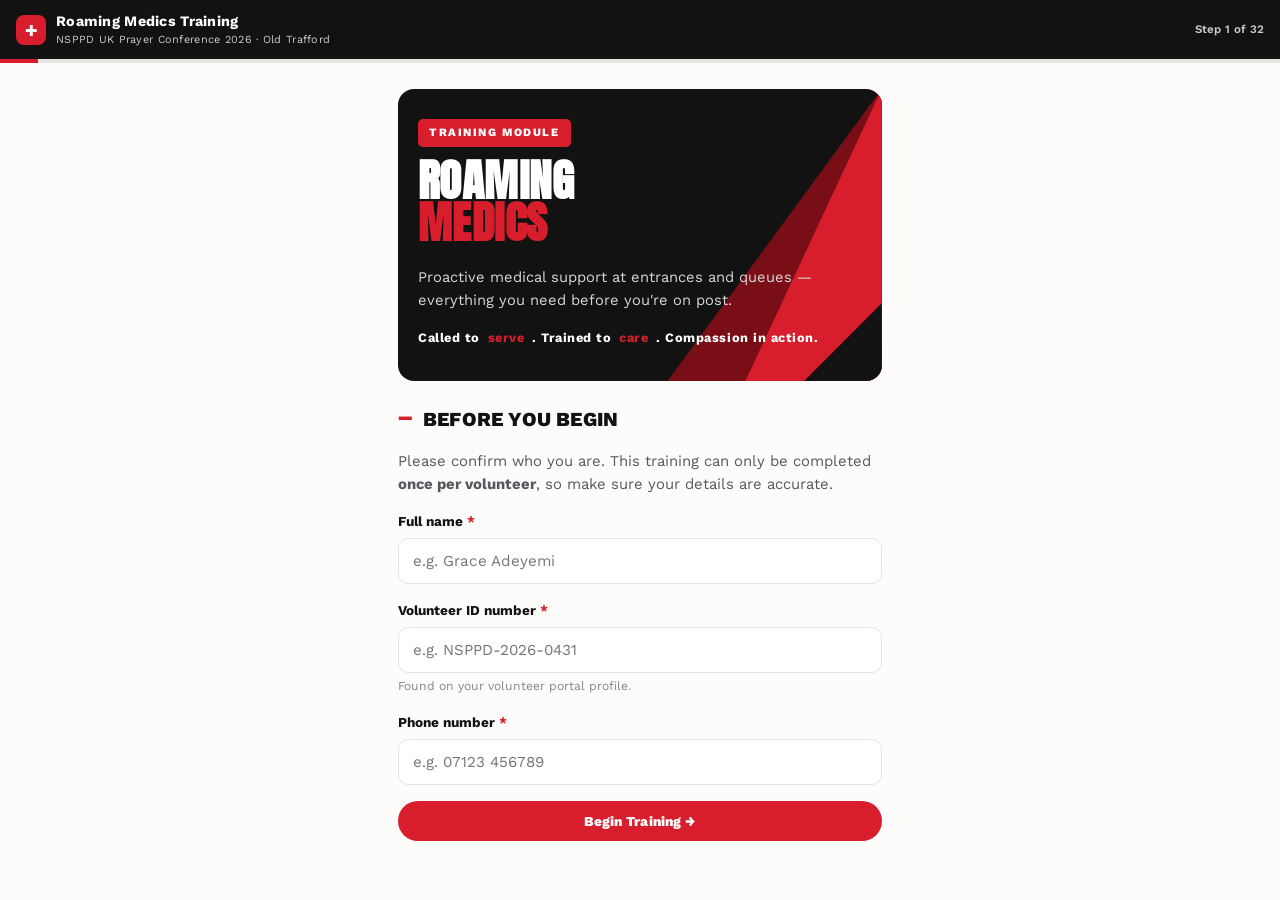
<file: roaming-medics/index.html>
<!doctype html>
<html lang="en">
<head>
<meta charset="utf-8">
<meta name="viewport" content="width=device-width, initial-scale=1">
<title>Roaming Medics Training — NSPPD UK Prayer Conference 2026</title>
<link rel="stylesheet" href="../assets/theme.css">
</head>
<body>

<a class="skip" href="#main-live">Skip to current slide</a>

<div class="app">
  <div class="topbar">
    <div class="badge">✚</div>
    <div class="ttl">Roaming Medics Training<br><small>NSPPD UK Prayer Conference 2026 · Old Trafford</small></div>
    <div class="slidecount" id="slideCount">Step 1</div>
  </div>
  <div class="progress-track"><div class="progress-fill" id="progressFill"></div></div>

  <div class="stage" id="main-live">
    <!-- ============ SLIDE: REGISTER ============ -->
    <section class="slide active" data-slide="register" aria-live="polite">
      <div class="slide-inner narrow">
        <div class="hero">
          <div class="shard-corner" aria-hidden="true">
            <svg viewBox="0 0 400 300" preserveAspectRatio="xMaxYMin slice">
              <polygon points="400,0 400,300 180,300" fill="#7A0E17"/>
              <polygon points="400,0 400,300 260,300" fill="#D81E2C"/>
              <polygon points="400,0 400,220 320,300 400,300" fill="#121212"/>
            </svg>
          </div>
          <div class="hero-inner">
            <span class="eyebrow">Training Module</span>
            <h1 class="disp">Roaming<br><span class="accent">Medics</span></h1>
            <p class="tag">Proactive medical support at entrances and queues — everything you need before you're on post.</p>
            <p class="motto">Called to <span class="hl">serve</span>. Trained to <span class="hl">care</span>. Compassion in action.</p>
          </div>
        </div>

        <div class="sec-h"><span class="num">—</span><h2>Before You Begin</h2></div>
        <p style="font-size:.93rem; color:var(--steel);">Please confirm who you are. This training can only be completed <strong>once per volunteer</strong>, so make sure your details are accurate.</p>

        <div id="regStatus" class="status-box"></div>

        <form id="regForm" novalidate>
          <div class="field" id="fld-name">
            <label for="inpName">Full name <span class="req">*</span></label>
            <input type="text" id="inpName" name="name" autocomplete="name" placeholder="e.g. Grace Adeyemi" required>
            <div class="errmsg">Please enter your full name.</div>
          </div>
          <div class="field" id="fld-vid">
            <label for="inpVid">Volunteer ID number <span class="req">*</span></label>
            <input type="text" id="inpVid" name="volunteerId" autocomplete="off" placeholder="e.g. NSPPD-2026-0431" required>
            <div class="hint">Found on your volunteer portal profile.</div>
            <div class="errmsg">Please enter your Volunteer ID number.</div>
          </div>
          <div class="field" id="fld-phone">
            <label for="inpPhone">Phone number <span class="req">*</span></label>
            <input type="tel" id="inpPhone" name="phone" autocomplete="tel" placeholder="e.g. 07123 456789" required>
            <div class="errmsg">Please enter a valid phone number.</div>
          </div>

          <button type="button" class="btn primary block" id="regSubmitBtn">Begin Training →</button>
        </form>
      </div>
    </section>

    <!-- ============ CONTENT SLIDES ============ -->
    <section class="slide" data-slide="c0">
      <div class="slide-inner">
        <div class="sec-h"><span class="num">01</span><h2>Primary Responsibility</h2></div>
        <p style="font-size:1.02rem;">To provide <strong>proactive medical support</strong> at entrances, queues, and surrounding areas — ensuring vulnerable guests receive timely assistance <strong>before entering</strong> the worship arena.</p>
        <div class="callout note">
          <h4>Why this matters</h4>
          <p>Many risks — dehydration, fatigue, mobility struggles — surface in the queue, long before a guest ever reaches their seat. Catching it here prevents a bigger incident later.</p>
        </div>
      </div>
    </section>

    <section class="slide" data-slide="c1">
      <div class="slide-inner">
        <div class="sec-h"><span class="num">02</span><h2>Responsibilities</h2></div>
        <ul class="check">
          <li>Support Crowd Management at entrances.</li>
          <li>Assist elderly/physically challenged guests in queues &amp; entrances.</li>
          <li>Support medically vulnerable attendees.</li>
          <li>Respond to emergencies in queues at the four main entrances.</li>
          <li>Operate wheelchairs safely.</li>
          <li>Transport patients when necessary.</li>
          <li>Refer serious cases to the First Aid Room.</li>
        </ul>
      </div>
    </section>

    <section class="slide" data-slide="c2">
      <div class="slide-inner">
        <div class="sec-h"><span class="num">03</span><h2>Expectations</h2></div>
        <ul class="check">
          <li>Report for duty before gates open.</li>
          <li>Inspect wheelchair and medical pack (Team Lead).</li>
          <li>Patrol assigned entrance.</li>
          <li>Monitor queues.</li>
          <li>Respond rapidly.</li>
          <li>Resume standby position after entry closes.</li>
          <li>Return equipment after use (Team Lead).</li>
        </ul>
      </div>
    </section>

    <section class="slide" data-slide="c3">
      <div class="slide-inner">
        <div class="sec-h"><span class="num">04</span><h2>Deployment</h2></div>
        <p>Four teams of 5 are stationed one per main entrance.</p>
        <div class="table-scroll">
        <table class="data">
          <tr><th>Entrance</th><th>Team</th></tr>
          <tr><td>Entrance 1</td><td>Team 1</td></tr>
          <tr><td>Entrance 2</td><td>Team 2</td></tr>
          <tr><td>Entrance 3</td><td>Team 3</td></tr>
          <tr><td>Entrance 4</td><td>Team 4</td></tr>
        </table>
        </div>
        <div class="callout note" style="margin-top:14px;">
          <h4>Each team consists of</h4>
          <p>1 Team Lead + 4 Medics.<br><strong>Resources per team:</strong> 1 medical pack and 1 wheelchair.</p>
        </div>
      </div>
    </section>

    <section class="slide" data-slide="c4">
      <div class="slide-inner">
        <div class="sec-h"><span class="num">05</span><h2>Interfacing With Other Teams</h2></div>
        <ul class="check">
          <li><strong>Crowd Management</strong> — coordinate on entry flow, queue build-up, and capacity at each entrance.</li>
          <li><strong>Guest Experience</strong> — joint point of contact for vulnerable or medically-flagged guests that come to their help desk.</li>
          <li><strong>Ushering</strong> — hand off guests once inside to the Ushers covering their seating zone.</li>
        </ul>
      </div>
    </section>

    <section class="slide" data-slide="c5">
      <div class="slide-inner">
        <div class="sec-h"><span class="num">06</span><h2>Incident Report Line</h2></div>
        <div class="flow">
          <div class="flow-step">
            <span class="fnum">1</span><span class="ftitle">Incident spotted or reported</span>
            <p>Spotted by Medic, or reported by Crowd Management / Guest Experience / Ushers / Stewards.</p>
          </div>
          <div class="flow-arrow">↓</div>
          <div class="flow-step">
            <span class="fnum">2</span><span class="ftitle">Medic assesses</span>
            <p>Is the situation beyond the Medic's scope of practice?</p>
          </div>
          <div class="flow-arrow">↓</div>
          <div class="flow-branch">
            <div class="flow-step no">
              <span class="branch-label">No — within scope</span>
              <span class="ftitle">Ensure guest safety</span>
              <p>Medic (or Team Lead if already involved) ensures guest is safe and stable, then hands back to Guest Experience / Usher / Steward.</p>
            </div>
            <div class="flow-step yes">
              <span class="branch-label">Yes — beyond scope</span>
              <span class="ftitle">Escalate up the chain</span>
              <p>Report to Team Lead → Team Lead assesses and escalates to the First Aid Room and/or External Emergency Team if required.</p>
            </div>
          </div>
          <div class="flow-arrow">↓</div>
          <div class="flow-step">
            <span class="fnum">3</span><span class="ftitle">Incident form</span>
            <p>The Medic who assessed the guest completes an Incident Form for ALL cases, medical or not.</p>
          </div>
        </div>
      </div>
    </section>

    <section class="slide" data-slide="c6">
      <div class="slide-inner">
        <div class="sec-h"><span class="num">07</span><h2>Medical Red Flags</h2></div>
        <p>Immediately escalate if you observe:</p>
        <ul class="flags">
          <li>Unresponsive patient</li>
          <li>Severe confusion</li>
          <li>No chest movement</li>
          <li>Severe breathing difficulty / gasping</li>
          <li>Seizure-like symptoms</li>
          <li>Chest pain / clutching chest</li>
          <li>Bluish lips</li>
          <li>Pale, clammy skin</li>
        </ul>
        <div class="callout warn">
          <h4>Spiritual indicators (for context, not diagnosis)</h4>
          <p>Shaking · Collapse · Agitation · Unresponsiveness<br><strong>N/B: Medical assessment always comes first.</strong></p>
        </div>
      </div>
    </section>

    <section class="slide" data-slide="c7">
      <div class="slide-inner">
        <div class="sec-h"><span class="num">08</span><h2>Common Medical Emergencies</h2></div>
        <details class="card">
          <summary>Dehydration &amp; Heat Exhaustion <span class="plus">+</span></summary>
          <div class="body">
            <p>Common in warm weather, crowded spaces, or during long periods of standing in the queue. Prolonged exposure to heat and inadequate fluid intake can impair body function.</p>
            <p><strong>Risk factors:</strong> hot weather, overcrowding, physical exertion, poor ventilation.</p>
            <p style="margin-bottom:0;"><strong>Impact:</strong> may result in collapse, confusion, or medical deterioration requiring removal from the area and possible hospital referral.</p>
          </div>
        </details>
        <details class="card">
          <summary>Allergic Reactions <span class="plus">+</span></summary>
          <div class="body">
            <p>These can vary from mild skin irritation to life-threatening airway obstruction (anaphylaxis). Common triggers — food, insect bites, or medication — can cause rapid onset of symptoms.</p>
            <p><strong>Risk factors:</strong> known allergies, accidental exposure to allergens in food or environment.</p>
            <p style="margin-bottom:0;"><strong>Impact:</strong> hives or itchy skin, swelling of the face, eyes, tongue, lips. May lead to airway compromise, shock, and in severe cases cardiac arrest if not addressed <strong>promptly</strong>.</p>
          </div>
        </details>
        <details class="card">
          <summary>Injuries From Slips, Falls &amp; Trips <span class="plus">+</span></summary>
          <div class="body">
            <p>Frequent in high-traffic queue areas, especially on wet or uneven floors/surfaces. Injuries range from minor bruises and abrasions to sprains, dislocations, fractures, and head trauma.</p>
            <p><strong>Risk areas:</strong> staircases, queue lines, entrance ramps, wet floors.</p>
            <p style="margin-bottom:0;"><strong>Impact:</strong> may require wound care, immobilisation, or referral to emergency services in cases of suspected fractures or head injuries.</p>
          </div>
        </details>
      </div>
    </section>

    <section class="slide" data-slide="c8">
      <div class="slide-inner">
        <div class="sec-h"><span class="num">09</span><h2>Critical Medical Emergencies</h2></div>
        <p>Time-sensitive emergencies require immediate assessment and escalation.</p>
        <div class="table-scroll">
        <table class="data">
          <tr><th>Emergency</th><th>Watch for</th></tr>
          <tr><td>Heart attack</td><td>Sudden chest pain, shortness of breath, or collapse.</td></tr>
          <tr><td>Stroke</td><td>Facial deviation, sudden weakness, or slurred speech.</td></tr>
          <tr><td>Seizures</td><td>Uncontrolled movements, loss of consciousness, or post-seizure confusion.</td></tr>
        </table>
        </div>
        <div class="callout warn" style="margin-top:14px;">
          <h4>Impact</h4>
          <p>These emergencies can occur with little to no warning. Rapid recognition and response are critical for survival and long-term outcomes.</p>
        </div>
      </div>
    </section>

    <section class="slide" data-slide="c9">
      <div class="slide-inner">
        <div class="sec-h"><span class="num">10</span><h2>Response Protocol</h2></div>
        <div class="protocol">
          <div class="protocol-step"><span class="pnum">1</span><div><div class="ptitle">Observe</div><p>Scan the environment. Identify potential dangers and the nature of the situation.</p></div></div>
          <div class="protocol-step"><span class="pnum">2</span><div><div class="ptitle">Approach Safely</div><p>Ensure the scene is safe for you, others, and the individual.</p></div></div>
          <div class="protocol-step"><span class="pnum">3</span><div><div class="ptitle">Assess (ABCDE)</div><p>Airway · Breathing · Circulation · Disability · Exposure.</p></div></div>
          <div class="protocol-step"><span class="pnum">4</span><div><div class="ptitle">Provide First Aid</div><p>Deliver appropriate care. Prioritise life-threatening conditions.</p></div></div>
          <div class="protocol-step"><span class="pnum">5</span><div><div class="ptitle">Document</div><p>Record what happened, observations, actions taken, and time.</p></div></div>
          <div class="protocol-step"><span class="pnum">6</span><div><div class="ptitle">Escalate</div><p>Notify the right personnel or emergency services. Be clear and concise.</p></div></div>
        </div>
        <div class="reminder" style="margin-top:22px;">
          <div class="shard-corner" aria-hidden="true">
            <svg viewBox="0 0 400 300" preserveAspectRatio="xMaxYMin slice">
              <polygon points="400,0 400,300 260,300" fill="#7A0E17"/>
              <polygon points="400,0 400,220 320,300 400,300" fill="#D81E2C"/>
            </svg>
          </div>
          <h2>Final Reminder</h2>
          <ul>
            <li>Be proactive. Stay visible. Work as a team.</li>
            <li>Watch the queues — protect vulnerable guests.</li>
            <li>Escalate early when in doubt.</li>
            <li>Observe → Assess → Act → Escalate.</li>
            <li>Your role combines clinical awareness with spiritual attentiveness.</li>
            <li>Stay prayerful — you are a watchman.</li>
          </ul>
        </div>
      </div>
    </section>

    <section class="slide" data-slide="c10">
      <div class="slide-inner">
        <div class="sec-h"><span class="num">11</span><h2>Documenting a Medical Incident</h2></div>
        <p style="font-size:1.02rem;">Every guest interaction is someone's whole day. A clear, written record protects them, protects you, and keeps the whole medics chain working as one team.</p>
        <ul class="check">
          <li><strong>Continuity of care</strong> — anyone who picks up the case afterward (Group Lead, Coordinator, stadium medical team) knows exactly what happened and what's already been done.</li>
          <li><strong>Accountability</strong> — a written, timestamped record shows the right steps were followed and the right people were informed.</li>
          <li><strong>Safeguarding</strong> — protects the guest, especially where next-of-kin, hospital transfer, or a vulnerable person is involved.</li>
          <li><strong>Learning for next time</strong> — patterns across incidents help the HOD improve training, staffing, and stadium liaison for future conferences.</li>
        </ul>
        <div class="callout note">
          <h4>Golden rule</h4>
          <p>One form per incident — even minor ones. If it needed a medical assessment, it needs a form. A quick check that turns out fine still gets logged; it protects you and the guest either way.</p>
        </div>
      </div>
    </section>

    <section class="slide" data-slide="c11">
      <div class="slide-inner">
        <div class="sec-h"><span class="num">12</span><h2>When, Who &amp; The Form At a Glance</h2></div>
        <p>The <strong>attending Medic</strong> completes the form — the person who assessed the guest, not a passer-by. Fill it in <strong>at the time of the incident</strong>, while details are fresh, and submit it from your phone <strong>immediately, on the spot</strong> — don't batch incidents for later.</p>
        <p style="margin-top:16px;"><strong>Seven sections, in the order you'll fill them:</strong></p>
        <div class="protocol">
          <div class="protocol-step"><span class="pnum">1</span><div><div class="ptitle">Incident Details</div><p>Date, time, block, who's notified.</p></div></div>
          <div class="protocol-step"><span class="pnum">2</span><div><div class="ptitle">Person Details</div><p>Who the guest is, and their condition.</p></div></div>
          <div class="protocol-step"><span class="pnum">3</span><div><div class="ptitle">Presenting Signs</div><p>Medical red flags + spiritual context.</p></div></div>
          <div class="protocol-step"><span class="pnum">4</span><div><div class="ptitle">Assessment</div><p>Observe · Approach · Responsiveness · ABCDE.</p></div></div>
          <div class="protocol-step"><span class="pnum">5</span><div><div class="ptitle">Actions &amp; Escalation</div><p>What you did, and who you told.</p></div></div>
          <div class="protocol-step"><span class="pnum">6</span><div><div class="ptitle">Outcome</div><p>How it resolved.</p></div></div>
          <div class="protocol-step"><span class="pnum">7</span><div><div class="ptitle">Sign-off</div><p>Medic, Group Lead, Coordinator.</p></div></div>
        </div>
      </div>
    </section>

    <section class="slide" data-slide="c12">
      <div class="slide-inner">
        <div class="sec-h"><span class="num">13</span><h2>Incident &amp; Person Details</h2></div>
        <p>The who, where, and when — get this down first, exactly as it happened.</p>
        <details class="card" open>
          <summary>1. Incident Details <span class="plus">+</span></summary>
          <div class="body">
            <ul class="check">
              <li>Date and time — as close to the actual moment as possible.</li>
              <li>Stand / Block, and row or seat if known — precise location speeds up any stadium escalation.</li>
              <li>Reported by — your name, as the attending Medic.</li>
              <li>Group Lead and Coordinator notified — name who you told, not just "yes".</li>
            </ul>
          </div>
        </details>
        <details class="card">
          <summary>2. Person Details <span class="plus">+</span></summary>
          <div class="body">
            <ul class="check">
              <li>Name and approx. age, if you can get them without pressuring a distressed guest.</li>
              <li>Guest / Volunteer / Staff — changes who else needs informing.</li>
              <li>Known medical conditions — ask gently; this can change your assessment.</li>
              <li>Next of kin contacted? — mark clearly if this is still outstanding.</li>
            </ul>
          </div>
        </details>
      </div>
    </section>

    <section class="slide" data-slide="c13">
      <div class="slide-inner">
        <div class="sec-h"><span class="num">14</span><h2>Presenting Signs</h2></div>
        <p>Two checklists, kept separate on purpose.</p>
        <ul class="flags">
          <li>Unresponsive / no chest movement</li>
          <li>Collapse / loss of consciousness</li>
          <li>Seizure-like symptoms</li>
          <li>Difficulty breathing or gasping</li>
          <li>Chest pain or clutching chest</li>
          <li>Severe confusion or unresponsiveness</li>
          <li>Bluish lips or very pale skin</li>
        </ul>
        <div class="callout warn">
          <h4>Spiritual manifestation (for context, not diagnosis)</h4>
          <p>Shaking · Collapse · Agitation · Unresponsiveness<br><strong>Note context only — this never replaces the medical assessment. Medical checks always come first.</strong></p>
        </div>
      </div>
    </section>

    <section class="slide" data-slide="c14">
      <div class="slide-inner">
        <div class="sec-h"><span class="num">15</span><h2>Assessment Order &amp; Escalation</h2></div>
        <p>Write your assessment in this order — it's how the notes read fastest for whoever escalates next.</p>
        <div class="protocol">
          <div class="protocol-step"><span class="pnum">1</span><div><div class="ptitle">Observe</div><p>Spot abnormal behaviour before you approach.</p></div></div>
          <div class="protocol-step"><span class="pnum">2</span><div><div class="ptitle">Approach</div><p>Approach safely; make sure the surrounding area is clear.</p></div></div>
          <div class="protocol-step"><span class="pnum">3</span><div><div class="ptitle">Check Responsiveness</div><p>Tap shoulder, call name. No response → begin ABCDE and escalate to your Group Lead.</p></div></div>
          <div class="protocol-step"><span class="pnum">4</span><div><div class="ptitle">ABCDE</div><p>Airway, Breathing, Circulation, Disability, Exposure — write down what you find at each step.</p></div></div>
        </div>
        <div class="flow" style="margin-top:18px;">
          <div class="flow-step">
            <span class="fnum">→</span><span class="ftitle">Ushers</span>
            <p>Flag to nearest Medic.</p>
          </div>
          <div class="flow-arrow">↓</div>
          <div class="flow-step">
            <span class="fnum">→</span><span class="ftitle">Medics</span>
            <p>Assess, document, and decide.</p>
          </div>
          <div class="flow-arrow">↓</div>
          <div class="flow-step">
            <span class="fnum">→</span><span class="ftitle">Coordinators</span>
            <p>Notified, flag stadium team.</p>
          </div>
          <div class="flow-arrow">↓</div>
          <div class="flow-step">
            <span class="fnum">→</span><span class="ftitle">Stadium Medical (Cipher)</span>
            <p>Takes over if needed.</p>
          </div>
        </div>
      </div>
    </section>

    <section class="slide" data-slide="c15">
      <div class="slide-inner">
        <div class="sec-h"><span class="num">16</span><h2>Outcome, Sign-off &amp; Before You Go Out</h2></div>
        <p>Close the loop — this is what makes the record usable afterward.</p>
        <ul class="check">
          <li>Resolved on site</li>
          <li>Returned to seat</li>
          <li>Transferred to stadium medical</li>
          <li>Taken to hospital</li>
        </ul>
        <div class="callout warn">
          <h4>Sign-off</h4>
          <p>No names logged, no closed incident. Medic, Group Lead, and Coordinator names are what make the record official.</p>
        </div>
        <div class="reminder" style="margin-top:18px;">
          <div class="shard-corner" aria-hidden="true">
            <svg viewBox="0 0 400 300" preserveAspectRatio="xMaxYMin slice">
              <polygon points="400,0 400,300 260,300" fill="#7A0E17"/>
              <polygon points="400,0 400,220 320,300 400,300" fill="#D81E2C"/>
            </svg>
          </div>
          <h2>Before You Go Out on Shift</h2>
          <ul>
            <li>Medical assessment always comes first.</li>
            <li>One form, every incident, filled in on site.</li>
            <li>Name who you escalated to — every time.</li>
            <li>Submit the form on your phone the moment it's handled — don't batch incidents.</li>
            <li>Save your form link or QR code before your shift starts.</li>
            <li>Ask your Coordinator if you're ever unsure.</li>
          </ul>
        </div>
      </div>
    </section>


    <!-- ============ CHECKPOINT ============ -->
    <section class="slide" data-slide="checkpoint">
      <div class="slide-inner narrow">
        <div class="checkpoint-card">
          <div class="icon">✚</div>
          <h2>Content Complete</h2>
          <p>You've been through all 16 sections. Take a moment to review anything you're unsure of — the quiz covers material from every section, and it can only be submitted once.</p>
          <div class="checkpoint-actions">
            <button class="btn ghost block" id="btnReview">↺ Scroll Back &amp; Review Content</button>
            <button class="btn primary block" id="btnStartQuiz">I'm Ready — Start the Quiz →</button>
          </div>
        </div>
      </div>
    </section>

    <!-- ============ QUIZ SLIDES ============ -->
    <section class="slide" data-slide="q0" data-qindex="0">
      <div class="slide-inner narrow">
        <div class="quiz-progress"><span class="qlabel">Question 1 of 12</span></div>
        <div class="qcard">
          <div class="qtext">What is the Roaming Medic's primary responsibility?</div>
          <div class="opts">
            <label class="opt"><input type="radio" name="q0"><span class="bullet"></span><span>Selling refreshments at the concourse</span></label>
            <label class="opt"><input type="radio" name="q0"><span class="bullet"></span><span>Proactive medical support at entrances, queues, and surrounding areas, before guests enter the arena</span></label>
            <label class="opt"><input type="radio" name="q0"><span class="bullet"></span><span>Managing the sound desk</span></label>
            <label class="opt"><input type="radio" name="q0"><span class="bullet"></span><span>Vetting testimonies</span></label>
          </div>
        </div>
      </div>
    </section>

    <section class="slide" data-slide="q1" data-qindex="1">
      <div class="slide-inner narrow">
        <div class="quiz-progress"><span class="qlabel">Question 2 of 12</span></div>
        <div class="qcard">
          <div class="qtext">How are Roaming Medic teams deployed?</div>
          <div class="opts">
            <label class="opt"><input type="radio" name="q1"><span class="bullet"></span><span>One team covering all four entrances</span></label>
            <label class="opt"><input type="radio" name="q1"><span class="bullet"></span><span>Four teams of 5 (1 Team Lead + 4 Medics), one team per main entrance</span></label>
            <label class="opt"><input type="radio" name="q1"><span class="bullet"></span><span>Two teams shared between all entrances</span></label>
            <label class="opt"><input type="radio" name="q1"><span class="bullet"></span><span>A single roaming team with no fixed entrance</span></label>
          </div>
        </div>
      </div>
    </section>

    <section class="slide" data-slide="q2" data-qindex="2">
      <div class="slide-inner narrow">
        <div class="quiz-progress"><span class="qlabel">Question 3 of 12</span></div>
        <div class="qcard">
          <div class="qtext">What resources does each Roaming Medic team carry?</div>
          <div class="opts">
            <label class="opt"><input type="radio" name="q2"><span class="bullet"></span><span>1 medical pack and 1 wheelchair</span></label>
            <label class="opt"><input type="radio" name="q2"><span class="bullet"></span><span>Two medical packs and no wheelchair</span></label>
            <label class="opt"><input type="radio" name="q2"><span class="bullet"></span><span>A stretcher only</span></label>
            <label class="opt"><input type="radio" name="q2"><span class="bullet"></span><span>Nothing — kit is shared centrally</span></label>
          </div>
        </div>
      </div>
    </section>

    <section class="slide" data-slide="q3" data-qindex="3">
      <div class="slide-inner narrow">
        <div class="quiz-progress"><span class="qlabel">Question 4 of 12</span></div>
        <div class="qcard">
          <div class="qtext">Who might report an incident to a Roaming Medic besides spotting it themselves?</div>
          <div class="opts">
            <label class="opt"><input type="radio" name="q3"><span class="bullet"></span><span>Only the Testimony Vetting Team</span></label>
            <label class="opt"><input type="radio" name="q3"><span class="bullet"></span><span>Crowd Management, Guest Experience, Ushers, or Stewards</span></label>
            <label class="opt"><input type="radio" name="q3"><span class="bullet"></span><span>Only the External Emergency Team</span></label>
            <label class="opt"><input type="radio" name="q3"><span class="bullet"></span><span>Nobody — Roaming Medics only respond to what they see directly</span></label>
          </div>
        </div>
      </div>
    </section>

    <section class="slide" data-slide="q4" data-qindex="4">
      <div class="slide-inner narrow">
        <div class="quiz-progress"><span class="qlabel">Question 5 of 12</span></div>
        <div class="qcard">
          <div class="qtext">Who completes the Medical Incident Documentation Form?</div>
          <div class="opts">
            <label class="opt"><input type="radio" name="q4"><span class="bullet"></span><span>Any nearby volunteer who saw it happen</span></label>
            <label class="opt"><input type="radio" name="q4"><span class="bullet"></span><span>The attending Medic — the person who assessed the guest</span></label>
            <label class="opt"><input type="radio" name="q4"><span class="bullet"></span><span>Only the Coordinator, at the end of the day</span></label>
            <label class="opt"><input type="radio" name="q4"><span class="bullet"></span><span>The guest themselves</span></label>
          </div>
        </div>
      </div>
    </section>

    <section class="slide" data-slide="q5" data-qindex="5">
      <div class="slide-inner narrow">
        <div class="quiz-progress"><span class="qlabel">Question 6 of 12</span></div>
        <div class="qcard">
          <div class="qtext">Which of these is a medical red flag requiring immediate escalation?</div>
          <div class="opts">
            <label class="opt"><input type="radio" name="q5"><span class="bullet"></span><span>Mild tiredness from queueing</span></label>
            <label class="opt"><input type="radio" name="q5"><span class="bullet"></span><span>Bluish lips or no chest movement</span></label>
            <label class="opt"><input type="radio" name="q5"><span class="bullet"></span><span>Asking where the entrance is</span></label>
            <label class="opt"><input type="radio" name="q5"><span class="bullet"></span><span>Sitting down briefly to rest</span></label>
          </div>
        </div>
      </div>
    </section>

    <section class="slide" data-slide="q6" data-qindex="6">
      <div class="slide-inner narrow">
        <div class="quiz-progress"><span class="qlabel">Question 7 of 12</span></div>
        <div class="qcard">
          <div class="qtext">True or false: spiritual indicators like shaking or agitation are enough on their own to make a medical diagnosis.</div>
          <div class="opts">
            <label class="opt"><input type="radio" name="q6"><span class="bullet"></span><span>True — spiritual signs override medical assessment</span></label>
            <label class="opt"><input type="radio" name="q6"><span class="bullet"></span><span>False — medical assessment always comes first</span></label>
          </div>
        </div>
      </div>
    </section>

    <section class="slide" data-slide="q7" data-qindex="7">
      <div class="slide-inner narrow">
        <div class="quiz-progress"><span class="qlabel">Question 8 of 12</span></div>
        <div class="qcard">
          <div class="qtext">Which is a risk factor for dehydration or heat exhaustion in the queue?</div>
          <div class="opts">
            <label class="opt"><input type="radio" name="q7"><span class="bullet"></span><span>Hot weather, overcrowding, and poor ventilation</span></label>
            <label class="opt"><input type="radio" name="q7"><span class="bullet"></span><span>Wearing a medical vest</span></label>
            <label class="opt"><input type="radio" name="q7"><span class="bullet"></span><span>Standing near a Team Lead</span></label>
            <label class="opt"><input type="radio" name="q7"><span class="bullet"></span><span>Holding a wheelchair</span></label>
          </div>
        </div>
      </div>
    </section>

    <section class="slide" data-slide="q8" data-qindex="8">
      <div class="slide-inner narrow">
        <div class="quiz-progress"><span class="qlabel">Question 9 of 12</span></div>
        <div class="qcard">
          <div class="qtext">What's the golden rule for filling in the incident form?</div>
          <div class="opts">
            <label class="opt"><input type="radio" name="q8"><span class="bullet"></span><span>Only fill one in for serious emergencies</span></label>
            <label class="opt"><input type="radio" name="q8"><span class="bullet"></span><span>Batch all of the day's incidents into one form at the end of your shift</span></label>
            <label class="opt"><input type="radio" name="q8"><span class="bullet"></span><span>One form per incident, even minor ones — if it needed a medical assessment, it needs a form</span></label>
            <label class="opt"><input type="radio" name="q8"><span class="bullet"></span><span>Only fill one in if the guest asks for it</span></label>
          </div>
        </div>
      </div>
    </section>

    <section class="slide" data-slide="q9" data-qindex="9">
      <div class="slide-inner narrow">
        <div class="quiz-progress"><span class="qlabel">Question 10 of 12</span></div>
        <div class="qcard">
          <div class="qtext">Once a Roaming Medic hands a guest off after entry, who takes over?</div>
          <div class="opts">
            <label class="opt"><input type="radio" name="q9"><span class="bullet"></span><span>The Ushers covering that guest's seating zone</span></label>
            <label class="opt"><input type="radio" name="q9"><span class="bullet"></span><span>Nobody — the Roaming Medic follows the guest to their seat</span></label>
            <label class="opt"><input type="radio" name="q9"><span class="bullet"></span><span>The stadium's ticket office</span></label>
            <label class="opt"><input type="radio" name="q9"><span class="bullet"></span><span>The External Emergency Team automatically</span></label>
          </div>
        </div>
      </div>
    </section>

    <section class="slide" data-slide="q10" data-qindex="10">
      <div class="slide-inner narrow">
        <div class="quiz-progress"><span class="qlabel">Question 11 of 12</span></div>
        <div class="qcard">
          <div class="qtext">What makes an incident record officially closed?</div>
          <div class="opts">
            <label class="opt"><input type="radio" name="q10"><span class="bullet"></span><span>The guest saying they feel fine</span></label>
            <label class="opt"><input type="radio" name="q10"><span class="bullet"></span><span>Names logged at sign-off — Medic, Group Lead, and Coordinator</span></label>
            <label class="opt"><input type="radio" name="q10"><span class="bullet"></span><span>Waiting until the next morning to review it</span></label>
            <label class="opt"><input type="radio" name="q10"><span class="bullet"></span><span>Nothing — incident forms don't need closing</span></label>
          </div>
        </div>
      </div>
    </section>

    <section class="slide" data-slide="q11" data-qindex="11">
      <div class="slide-inner narrow">
        <div class="quiz-progress"><span class="qlabel">Question 12 of 12</span></div>
        <div class="qcard">
          <div class="qtext">What is the correct order of the Response Protocol?</div>
          <div class="opts">
            <label class="opt"><input type="radio" name="q11"><span class="bullet"></span><span>Observe → Approach Safely → Assess (ABCDE) → Provide First Aid → Document → Escalate</span></label>
            <label class="opt"><input type="radio" name="q11"><span class="bullet"></span><span>Escalate → Assess → Observe → Document</span></label>
            <label class="opt"><input type="radio" name="q11"><span class="bullet"></span><span>Provide First Aid → Observe → Approach Safely</span></label>
            <label class="opt"><input type="radio" name="q11"><span class="bullet"></span><span>Document → Escalate → Observe → Assess</span></label>
          </div>
        </div>
      </div>
    </section>


    <!-- ============ SUBMIT / RESULTS ============ -->
    <section class="slide" data-slide="submit">
      <div class="slide-inner narrow">
        <div id="submitPre">
          <div class="checkpoint-card">
            <div class="icon">✓</div>
            <h2>All 12 Questions Answered</h2>
            <p>Ready to submit? Your responses will be scored and recorded against your Volunteer ID. This can't be undone or redone.</p>
            <div class="checkpoint-actions">
              <button class="btn ghost block" id="btnReviewQuiz">↺ Go Back Through Questions</button>
              <button class="btn primary block" id="btnSubmitQuiz">Submit Training →</button>
            </div>
          </div>
        </div>
        <div id="submitLoading" style="display:none; text-align:center; padding:40px 0;">
          <div class="spin"></div>
          <p style="margin-top:16px; font-weight:700;">Recording your results…</p>
        </div>
        <div id="submitError" class="status-box bad" style="margin-top:16px;"></div>
      </div>
    </section>

    <!-- ============ THANK YOU ============ -->
    <section class="slide" data-slide="done">
      <div class="slide-inner narrow">
        <div class="score-hero">
          <div class="num" id="scoreDisplay">–/12</div>
          <p>Training complete</p>
        </div>
        <div class="thanks-card">
          <h2>Thank You For Serving</h2>
          <p id="thankName">We're grateful for your heart to serve at the NSPPD UK Prayer Conference 2026.</p>
        </div>
        <div class="portal-note">
          <h4>One More Thing</h4>
          <p style="margin-bottom:0; font-size:.9rem; color:var(--steel);">Please make sure you complete <strong>all other mandatory training modules</strong> on your volunteer portal before the event. Your Team Lead can confirm your outstanding modules if you're unsure.</p>
        </div>
      </div>
    </section>

  </div>

  <div class="navbar" id="navbar">
    <button class="btn ghost sm" id="btnBack">← Back</button>
    <div class="dots" id="dots" aria-hidden="true"></div>
    <button class="btn dark sm" id="btnNext">Next →</button>
  </div>
</div>

<script>
(function(){
  // ---------------------------------------------------------------
  // CONFIGURATION — replace with your deployed Apps Script Web App URL
  // See apps-script-setup.md for the script to paste into Google Sheets.
  // ---------------------------------------------------------------
  const SCRIPT_URL = "https://script.google.com/macros/s/AKfycbzjw4-RpQMXLtvdAzz5H8jDovVVHH8TpbWsQrkKJQu5WOsG5VygcMaK1OXQvwjENyae/exec";
  const TRAINING = "Roaming Medics";

  const order = ["register", "c0", "c1", "c2", "c3", "c4", "c5", "c6", "c7", "c8", "c9", "c10", "c11", "c12", "c13", "c14", "c15", "checkpoint", "q0", "q1", "q2", "q3", "q4", "q5", "q6", "q7", "q8", "q9", "q10", "q11", "submit", "done"];
  const correct = {"q0": 1, "q1": 1, "q2": 0, "q3": 1, "q4": 1, "q5": 1, "q6": 1, "q7": 0, "q8": 2, "q9": 0, "q10": 1, "q11": 0};

  let current = 0;
  let volunteer = { name:"", volunteerId:"", phone:"" };
  let answers = {};
  let locked = false; // becomes true once submitted, prevents further nav

  const slideEls = {};
  document.querySelectorAll('.slide').forEach(s => slideEls[s.dataset.slide] = s);

  const dotsWrap = document.getElementById('dots');
  const progressFill = document.getElementById('progressFill');
  const slideCount = document.getElementById('slideCount');
  const navbar = document.getElementById('navbar');
  const btnBack = document.getElementById('btnBack');
  const btnNext = document.getElementById('btnNext');

  order.forEach((_,i)=>{
    const d = document.createElement('span');
    d.className = 'dot';
    dotsWrap.appendChild(d);
  });

  function isQuizSlide(name){ return /^q\d+$/.test(name); }

  function render(){
    const name = order[current];
    Object.values(slideEls).forEach(el => el.classList.remove('active'));
    slideEls[name].classList.add('active');
    slideEls[name].scrollTop = 0;

    const pct = Math.round(((current+1)/order.length)*100);
    progressFill.style.width = pct + '%';
    slideCount.textContent = 'Step ' + (current+1) + ' of ' + order.length;

    Array.from(dotsWrap.children).forEach((d,i)=>{
      d.classList.toggle('on', i === current);
    });

    const hideNavFor = ['register','checkpoint','submit','done'];
    navbar.style.display = hideNavFor.includes(name) ? 'none' : 'flex';

    btnBack.disabled = current === 0 || name === 'c0';
    btnBack.style.visibility = (name === 'c0') ? 'hidden' : 'visible';

    if (isQuizSlide(name)){
      btnNext.textContent = (current === order.indexOf('q11')) ? 'Review Answers →' : 'Next →';
      const qname = name;
      btnNext.disabled = !answers[qname];
    } else {
      btnNext.textContent = 'Next →';
      btnNext.disabled = false;
    }

    window.scrollTo(0,0);
  }

  function goTo(name){
    const idx = order.indexOf(name);
    if (idx >= 0){ current = idx; render(); }
  }

  btnNext.addEventListener('click', ()=>{
    if (current < order.length - 1){ current++; render(); }
  });
  btnBack.addEventListener('click', ()=>{
    if (current > 0){ current--; render(); }
  });

  // ---------------- REGISTRATION ----------------
  const regForm = document.getElementById('regForm');
  const regStatus = document.getElementById('regStatus');
  const regSubmitBtn = document.getElementById('regSubmitBtn');

  function setStatus(el, kind, msg){
    el.className = 'status-box show ' + kind;
    el.textContent = msg;
  }
  function clearStatus(el){
    el.className = 'status-box';
    el.textContent = '';
  }

  function validateField(id, valid){
    const wrap = document.getElementById(id);
    wrap.classList.toggle('err', !valid);
    return valid;
  }

  async function handleRegisterSubmit(e){
    if (e && e.preventDefault) e.preventDefault();
    clearStatus(regStatus);

    const name = document.getElementById('inpName').value.trim();
    const vid = document.getElementById('inpVid').value.trim();
    const phone = document.getElementById('inpPhone').value.trim();

    const okName = validateField('fld-name', name.length > 1);
    const okVid = validateField('fld-vid', vid.length > 1);
    const okPhone = validateField('fld-phone', /^[0-9+()\s-]{7,}$/.test(phone));

    if (!(okName && okVid && okPhone)) return;

    volunteer = { name, volunteerId: vid, phone };

    if (SCRIPT_URL.indexOf('REPLACE_WITH') === 0){
      goTo('c0');
      return;
    }

    regSubmitBtn.disabled = true;
    regSubmitBtn.textContent = 'Checking…';
    setStatus(regStatus, 'info', 'Checking your Volunteer ID…');

    try{
      const res = await fetch(SCRIPT_URL, {
        method: 'POST',
        headers: { 'Content-Type': 'text/plain;charset=utf-8' },
        body: JSON.stringify({ action:'check', volunteerId: vid, training: TRAINING })
      });
      const data = await res.json();
      if (data.completed){
        setStatus(regStatus, 'bad', 'This Volunteer ID has already completed the training. Each volunteer may only complete it once. If you believe this is an error, contact your Zone Coordinator.');
        regSubmitBtn.disabled = false;
        regSubmitBtn.textContent = 'Begin Training →';
        return;
      }
      clearStatus(regStatus);
      goTo('c0');
    }catch(err){
      setStatus(regStatus, 'bad', "We couldn't verify your Volunteer ID right now. Check your connection and try again.");
    }finally{
      regSubmitBtn.disabled = false;
      regSubmitBtn.textContent = 'Begin Training →';
    }
  }

  regSubmitBtn.addEventListener('click', handleRegisterSubmit);
  regForm.addEventListener('submit', handleRegisterSubmit); // fallback (e.g. Enter key)
  regForm.addEventListener('keydown', function(e){
    if (e.key === 'Enter'){ e.preventDefault(); handleRegisterSubmit(e); }
  });

  // ---------------- CHECKPOINT ----------------
  document.getElementById('btnReview').addEventListener('click', ()=> goTo('c0'));
  document.getElementById('btnStartQuiz').addEventListener('click', ()=> goTo('q0'));

  // ---------------- QUIZ ----------------
  document.querySelectorAll('.opts').forEach(optsWrap=>{
    optsWrap.querySelectorAll('.opt').forEach(optEl=>{
      optEl.addEventListener('click', ()=>{
        const input = optEl.querySelector('input');
        const qname = input.name;
        optsWrap.querySelectorAll('.opt').forEach(o=>o.classList.remove('selected'));
        optEl.classList.add('selected');
        input.checked = true;
        answers[qname] = optEl.querySelector('span:last-child').textContent;
        answers[qname + '_optIndex'] = Array.from(optsWrap.children).indexOf(optEl);
        if (isQuizSlide(order[current])) btnNext.disabled = false;
      });
    });
  });

  // ---------------- SUBMIT ----------------
  document.getElementById('btnReviewQuiz').addEventListener('click', ()=> goTo('q0'));

  function computeScore(){
    let score = 0;
    Object.keys(correct).forEach(q=>{
      if (answers[q + '_optIndex'] === correct[q]) score++;
    });
    return score;
  }

  document.getElementById('btnSubmitQuiz').addEventListener('click', async ()=>{
    if (locked) return;
    const score = computeScore();
    document.getElementById('submitPre').style.display = 'none';
    document.getElementById('submitLoading').style.display = 'block';
    const errBox = document.getElementById('submitError');
    errBox.className = 'status-box bad';
    errBox.textContent = '';

    const payload = {
      action: 'submit',
      training: TRAINING,
      name: volunteer.name,
      volunteerId: volunteer.volunteerId,
      phone: volunteer.phone,
      score: score,
      total: 12,
      timestamp: new Date().toISOString()
    };

    function finish(){
      locked = true;
      document.getElementById('scoreDisplay').textContent = score + '/12';
      document.getElementById('thankName').textContent =
        "Thank you, " + (volunteer.name || 'friend') + ", for your heart to serve at the NSPPD UK Prayer Conference 2026.";
      goTo('done');
    }

    if (SCRIPT_URL.indexOf('REPLACE_WITH') === 0){
      setTimeout(finish, 600);
      return;
    }

    try{
      const res = await fetch(SCRIPT_URL, {
        method: 'POST',
        headers: { 'Content-Type': 'text/plain;charset=utf-8' },
        body: JSON.stringify(payload)
      });
      const data = await res.json();
      if (data.status === 'duplicate'){
        document.getElementById('submitLoading').style.display = 'none';
        errBox.textContent = 'This Volunteer ID has already submitted the training. It can only be completed once.';
        return;
      }
      finish();
    }catch(err){
      document.getElementById('submitLoading').style.display = 'none';
      errBox.textContent = "We couldn't record your results — check your connection and try Submit again.";
      document.getElementById('submitPre').style.display = 'block';
    }
  });

  render();
})();
</script>

</body>
</html>
</file>
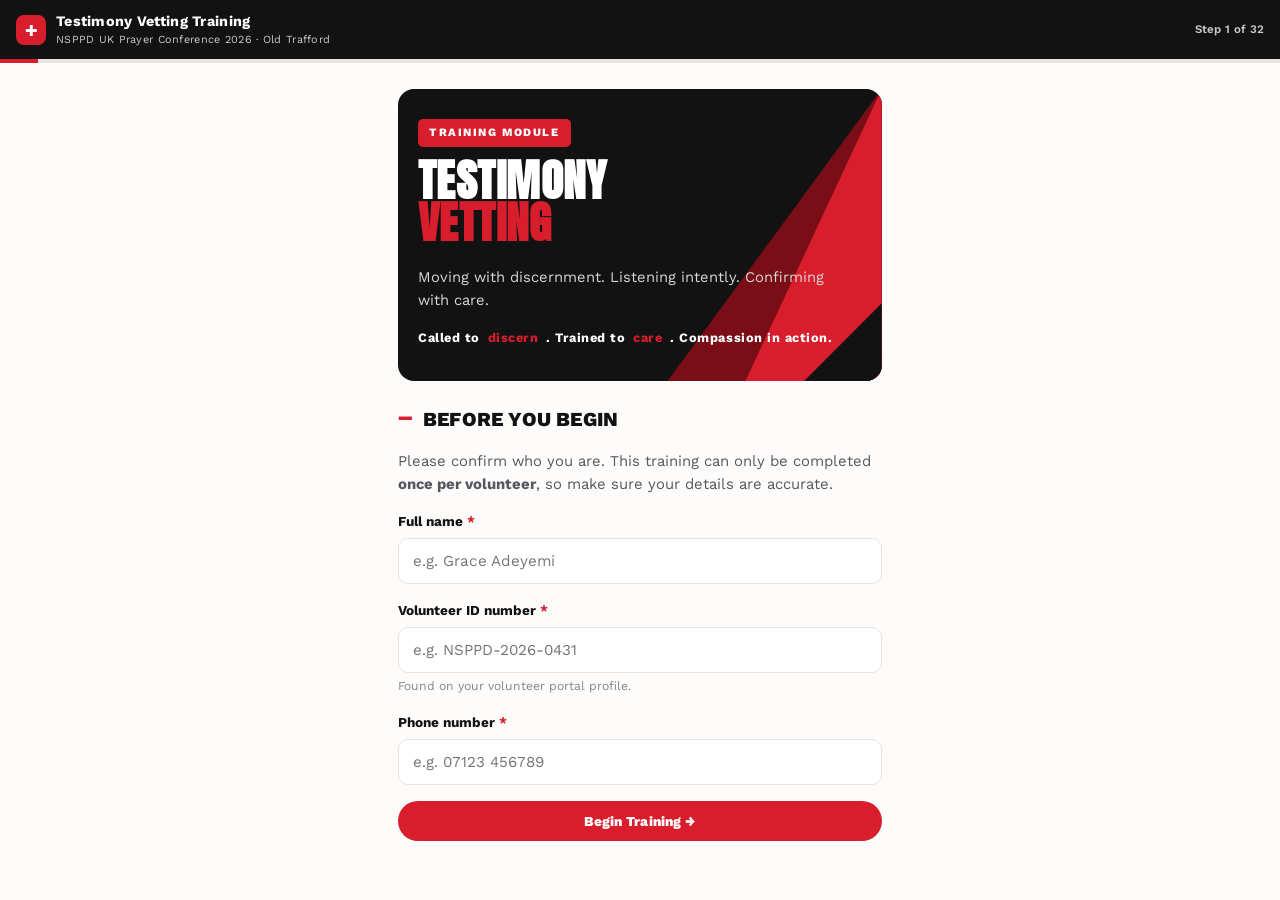
<file: testimony-vetting/index.html>
<!doctype html>
<html lang="en">
<head>
<meta charset="utf-8">
<meta name="viewport" content="width=device-width, initial-scale=1">
<title>Testimony Vetting Training — NSPPD UK Prayer Conference 2026</title>
<link rel="stylesheet" href="../assets/theme.css">
</head>
<body>

<a class="skip" href="#main-live">Skip to current slide</a>

<div class="app">
  <div class="topbar">
    <div class="badge">✚</div>
    <div class="ttl">Testimony Vetting Training<br><small>NSPPD UK Prayer Conference 2026 · Old Trafford</small></div>
    <div class="slidecount" id="slideCount">Step 1</div>
  </div>
  <div class="progress-track"><div class="progress-fill" id="progressFill"></div></div>

  <div class="stage" id="main-live">
    <!-- ============ SLIDE: REGISTER ============ -->
    <section class="slide active" data-slide="register" aria-live="polite">
      <div class="slide-inner narrow">
        <div class="hero">
          <div class="shard-corner" aria-hidden="true">
            <svg viewBox="0 0 400 300" preserveAspectRatio="xMaxYMin slice">
              <polygon points="400,0 400,300 180,300" fill="#7A0E17"/>
              <polygon points="400,0 400,300 260,300" fill="#D81E2C"/>
              <polygon points="400,0 400,220 320,300 400,300" fill="#121212"/>
            </svg>
          </div>
          <div class="hero-inner">
            <span class="eyebrow">Training Module</span>
            <h1 class="disp">Testimony<br><span class="accent">Vetting</span></h1>
            <p class="tag">Moving with discernment. Listening intently. Confirming with care.</p>
            <p class="motto">Called to <span class="hl">discern</span>. Trained to <span class="hl">care</span>. Compassion in action.</p>
          </div>
        </div>

        <div class="sec-h"><span class="num">—</span><h2>Before You Begin</h2></div>
        <p style="font-size:.93rem; color:var(--steel);">Please confirm who you are. This training can only be completed <strong>once per volunteer</strong>, so make sure your details are accurate.</p>

        <div id="regStatus" class="status-box"></div>

        <form id="regForm" novalidate>
          <div class="field" id="fld-name">
            <label for="inpName">Full name <span class="req">*</span></label>
            <input type="text" id="inpName" name="name" autocomplete="name" placeholder="e.g. Grace Adeyemi" required>
            <div class="errmsg">Please enter your full name.</div>
          </div>
          <div class="field" id="fld-vid">
            <label for="inpVid">Volunteer ID number <span class="req">*</span></label>
            <input type="text" id="inpVid" name="volunteerId" autocomplete="off" placeholder="e.g. NSPPD-2026-0431" required>
            <div class="hint">Found on your volunteer portal profile.</div>
            <div class="errmsg">Please enter your Volunteer ID number.</div>
          </div>
          <div class="field" id="fld-phone">
            <label for="inpPhone">Phone number <span class="req">*</span></label>
            <input type="tel" id="inpPhone" name="phone" autocomplete="tel" placeholder="e.g. 07123 456789" required>
            <div class="errmsg">Please enter a valid phone number.</div>
          </div>

          <button type="button" class="btn primary block" id="regSubmitBtn">Begin Training →</button>
        </form>
      </div>
    </section>

    <!-- ============ CONTENT SLIDES ============ -->
    <section class="slide" data-slide="c0">
      <div class="slide-inner">
        <div class="sec-h"><span class="num">01</span><h2>Purpose — Why This Matters</h2></div>
        <p style="font-size:1.02rem;">A testimony that reaches the platform becomes a public declaration of what God has done. Vetting exists to protect the integrity of that declaration — not to doubt people, but to guard against a guest overstating what happened in the emotion of the moment.</p>
        <div class="callout note">
          <h4>This is care, not suspicion</h4>
          <p>Confirm what can be confirmed. Gently flag what can't, honestly. Protect the guest from overstating in the moment. Protect the pastorate from unknowingly amplifying an unclear claim. Hand off with the truth either way.</p>
        </div>
      </div>
    </section>

    <section class="slide" data-slide="c1">
      <div class="slide-inner">
        <div class="sec-h"><span class="num">02</span><h2>Scriptural Foundation — Test &amp; Listen</h2></div>
        <div class="protocol">
          <div class="protocol-step"><span class="pnum">1</span><div><div class="ptitle">1 John 4:1</div><p>Don't accept every claim at face value — test what's said to see if it truly comes from God.</p></div></div>
          <div class="protocol-step"><span class="pnum">2</span><div><div class="ptitle">Proverbs 18:13</div><p>Answering before you've listened fully is foolish and brings shame.</p></div></div>
          <div class="protocol-step"><span class="pnum">3</span><div><div class="ptitle">James 1:19</div><p>Be quick to listen, slow to speak.</p></div></div>
          <div class="protocol-step"><span class="pnum">4</span><div><div class="ptitle">1 Thessalonians 5:21</div><p>Test everything, and hold on to what's good.</p></div></div>
        </div>
      </div>
    </section>

    <section class="slide" data-slide="c2">
      <div class="slide-inner">
        <div class="sec-h"><span class="num">03</span><h2>Scriptural Foundation — Witnesses, Order &amp; Gentleness</h2></div>
        <div class="protocol">
          <div class="protocol-step"><span class="pnum">1</span><div><div class="ptitle">Deuteronomy 19:15</div><p>A matter should be confirmed by two or three witnesses.</p></div></div>
          <div class="protocol-step"><span class="pnum">2</span><div><div class="ptitle">Proverbs 18:17</div><p>The first account sounds convincing — until someone else asks the harder questions.</p></div></div>
          <div class="protocol-step"><span class="pnum">3</span><div><div class="ptitle">1 Corinthians 14:40</div><p>Everything should be done in a fitting and orderly way.</p></div></div>
          <div class="protocol-step"><span class="pnum">4</span><div><div class="ptitle">Proverbs 15:1 / Ephesians 4:15</div><p>A gentle answer defuses anger; speak the truth, but do it in love.</p></div></div>
        </div>
        <div class="callout note">
          <h4>Together, these mean</h4>
          <p>Listen fully, don't rush to conclusions, look for what corroborates the account, and handle the person gently throughout.</p>
        </div>
      </div>
    </section>

    <section class="slide" data-slide="c3">
      <div class="slide-inner">
        <div class="sec-h"><span class="num">04</span><h2>The Vetter's Posture</h2></div>
        <p>Before any physical check happens.</p>
        <div class="protocol">
          <div class="protocol-step"><span class="pnum">1</span><div><div class="ptitle">Listen intently first</div><p>Let them tell the full account uninterrupted before asking anything. Note specifics — what changed, since when, in what circumstance.</p></div></div>
          <div class="protocol-step"><span class="pnum">2</span><div><div class="ptitle">Ask, don't assume</div><p>"Can you show me?" and "What could you not do before that you can do now?" beat any leading question.</p></div></div>
          <div class="protocol-step"><span class="pnum">3</span><div><div class="ptitle">Move at their pace</div><p>Explain gently what you're checking and why: "I just want to see it for myself so I can pass this on properly."</p></div></div>
          <div class="protocol-step"><span class="pnum">4</span><div><div class="ptitle">Stay neutral on the outcome</div><p>Your job is not to decide whether God healed someone — it's to record what is observably true right now.</p></div></div>
          <div class="protocol-step"><span class="pnum">5</span><div><div class="ptitle">Slow down rather than conclude</div><p>An unclear finding isn't a "no" — it's a legitimate outcome to hand to the pastor honestly.</p></div></div>
        </div>
      </div>
    </section>

    <section class="slide" data-slide="c4">
      <div class="slide-inner">
        <div class="sec-h"><span class="num">05</span><h2>No-Equipment Checks</h2></div>
        <p>Four categories, each with its own gentle checks. Open the one you need.</p>
        <details class="card" open>
          <summary>M — Mobility <span class="plus">+</span></summary>
          <div class="body">
            <ul class="check">
              <li><strong>Baseline account</strong> — ask exactly what they couldn't do before: walk, stand unaided, climb stairs, straighten a limb.</li>
              <li><strong>Gait observation</strong> — watch them walk a short distance and turn. Look for smoothness, symmetry, hesitation, favouring one side.</li>
              <li><strong>Stand-to-sit</strong> — ask them to sit and stand from a chair without hands or support, if that was part of the limitation.</li>
              <li><strong>Active range of motion</strong> — they move the joint/limb themselves through its full range — never move it for them. Compare both sides.</li>
              <li><strong>Aid dependency</strong> — if they arrived with a cane/wheelchair, note whether they can now manage a short distance safely without it.</li>
              <li><strong>Balance</strong> — simple unsupported standing for a few seconds if relevant. Stop if they seem unsteady — safety first.</li>
            </ul>
          </div>
        </details>
        <details class="card">
          <summary>S — Sight <span class="plus">+</span></summary>
          <div class="body">
            <ul class="check">
              <li><strong>Baseline account</strong> — what exactly changed: blurred to clear, no sight to sight, one eye or both, since when.</li>
              <li><strong>Finger count</strong> — hold up fingers a few steps away and ask them to count. Vary the number each time.</li>
              <li><strong>Reading</strong> — ask them to read ordinary text at normal distance: a phone screen, a sign, your name badge.</li>
              <li><strong>Individually per eye</strong> — cover one eye at a time and repeat, so the stronger eye isn't compensating unnoticed.</li>
              <li><strong>Pupil response</strong> — in daylight or with a phone torch, briefly check each pupil reacts to light — quick and gentle.</li>
              <li><strong>Peripheral awareness</strong> — wiggle fingers at the edge of their vision on each side and ask if they notice movement.</li>
            </ul>
          </div>
        </details>
        <details class="card">
          <summary>P — Pain <span class="plus">+</span></summary>
          <div class="body">
            <ul class="check">
              <li><strong>Baseline account</strong> — where the pain was, severity 0–10 before and now, and what specifically triggered it before.</li>
              <li><strong>Provoked movement</strong> — ask them to demonstrate the exact movement that used to cause pain: reaching, bending, turning.</li>
              <li><strong>Watch, don't just listen</strong> — note non-verbal signs like wincing, guarding, breath-holding, versus free, easy movement.</li>
              <li><strong>Gentle palpation (with consent)</strong> — light pressure over non-sensitive areas only, watching their face for a reaction.</li>
              <li><strong>Consistency</strong> — does relief hold across repeated movement, not just a single hopeful attempt?</li>
            </ul>
            <p style="margin-bottom:0;"><strong>Pain is subjective by nature</strong> — note function and observable behaviour, not just the number given.</p>
          </div>
        </details>
        <details class="card">
          <summary>L — Lumps &amp; Bumps <span class="plus">+</span></summary>
          <div class="body">
            <ul class="check">
              <li><strong>Baseline account</strong> — ask them to point to exactly where the lump was, how long it had been there, prior diagnosis.</li>
              <li><strong>Visual comparison</strong> — with consent, in a private setting, compare to the equivalent spot on the other side of the body.</li>
              <li><strong>Gentle palpation (with consent)</strong> — light fingertip pressure only, checking size/mobility compared to what they describe.</li>
              <li><strong>No private-area checks</strong> — anything involving breast, groin, or other intimate areas is never checked — see Safeguarding.</li>
            </ul>
            <p style="margin-bottom:0;">This category needs the most care around consent and privacy — see the Safeguarding section before proceeding.</p>
          </div>
        </details>
      </div>
    </section>

    <section class="slide" data-slide="c5">
      <div class="slide-inner">
        <div class="sec-h"><span class="num">06</span><h2>Deployment — How a Testifier Reaches the Vetters</h2></div>
        <div class="flow">
          <div class="flow-step">
            <span class="fnum">1</span><span class="ftitle">Usher / Crowd Medic flags a testifier</span>
            <p>Testifiers may come from the Ushers or Crowd Medics in the crowd.</p>
          </div>
          <div class="flow-arrow">↓</div>
          <div class="flow-step">
            <span class="fnum">2</span><span class="ftitle">Passed to the Group Lead</span>
            <p>The Group Lead is the first stop before it moves further up the chain.</p>
          </div>
          <div class="flow-arrow">↓</div>
          <div class="flow-step">
            <span class="fnum">3</span><span class="ftitle">Group Lead passes to the Coordinator</span>
            <p>The Coordinator gives an overview of the testimony to help with processing.</p>
          </div>
          <div class="flow-arrow">↓</div>
          <div class="flow-step">
            <span class="fnum">4</span><span class="ftitle">Coordinator hands to the Testimony Vetters</span>
            <p>Vetters confirm at the location, using the checks and posture covered earlier in this guide.</p>
          </div>
        </div>
        <div class="callout note" style="margin-top:14px;">
          <h4>Testimony locations</h4>
          <p>Each location has a pastor positioned with a mic to help share testimonies, plus two Testimony Vetters on site. If testimonies back up at a location, Coordinators step in to assist with vetting directly.</p>
        </div>
      </div>
    </section>

    <section class="slide" data-slide="c6">
      <div class="slide-inner">
        <div class="sec-h"><span class="num">07</span><h2>Safeguarding — Non-Negotiable</h2></div>
        <ul class="flags">
          <li>Consent every time, spoken clearly, before any physical contact.</li>
          <li>Same-gender vetter wherever touch is involved.</li>
          <li>Never a vetter alone with a guest — a second team member present at all times.</li>
          <li>No private-area examination, ever, regardless of what is claimed.</li>
          <li>A minor is never physically checked — take the account only and route to the safeguarding lead with a parent/guardian.</li>
          <li>Stop immediately if the person is in distress, confused, or uncomfortable.</li>
        </ul>
        <div class="callout warn">
          <h4>You are not a substitute for clinical care</h4>
          <p>If something looks concerning outside the claimed testimony, that becomes its own medical referral — routed to the Medical Coordinator, separate from the vetting outcome.</p>
        </div>
      </div>
    </section>

    <section class="slide" data-slide="c7">
      <div class="slide-inner">
        <div class="sec-h"><span class="num">08</span><h2>The Verification Format — Handing Off to the Pastor</h2></div>
        <p>Before the guest speaks, the vetter verbally briefs the pastor in a short, consistent format — every time.</p>
        <div class="protocol">
          <div class="protocol-step"><span class="pnum">1</span><div><div class="ptitle">Verified</div><p>"This guest has been medically verified by the vetting team."</p></div></div>
          <div class="protocol-step"><span class="pnum">2</span><div><div class="ptitle">The Issue</div><p>State the condition or limitation plainly, in a sentence — what it was, since when.</p></div></div>
          <div class="protocol-step"><span class="pnum">3</span><div><div class="ptitle">What's Changed</div><p>State what was observed just now — not embellished, exactly what was demonstrated.</p></div></div>
        </div>
        <div class="callout note">
          <h4>Full example</h4>
          <p>"This guest has been medically verified. The issue was [X]. What we've now observed is [Y]." Partial or unverifiable outcomes use the same format, stated honestly — never rounded up.</p>
        </div>
      </div>
    </section>

    <section class="slide" data-slide="c8">
      <div class="slide-inner">
        <div class="sec-h"><span class="num">09</span><h2>Recording the Outcome</h2></div>
        <p>For every testimony vetted.</p>
        <div class="protocol">
          <div class="protocol-step"><span class="pnum">1</span><div><div class="ptitle">Account given</div><p>In the person's own words, as specific as possible.</p></div></div>
          <div class="protocol-step"><span class="pnum">2</span><div><div class="ptitle">What was observed</div><p>Plainly, without embellishment either way.</p></div></div>
          <div class="protocol-step"><span class="pnum">3</span><div><div class="ptitle">Consistency</div><p>Did the demonstration match the account given.</p></div></div>
          <div class="protocol-step"><span class="pnum">4</span><div><div class="ptitle">Outcome</div><p>Confirmed / Partially confirmed / Unable to verify on-site.</p></div></div>
          <div class="protocol-step"><span class="pnum">5</span><div><div class="ptitle">Referral raised</div><p>Any safeguarding or medical follow-up, noted separately.</p></div></div>
        </div>
        <div class="callout note">
          <h4>"Unable to verify" is not a failure</h4>
          <p>It's the honest result — pass it to the pastor with the same integrity either way.</p>
        </div>
      </div>
    </section>

    <section class="slide" data-slide="c9">
      <div class="slide-inner">
        <div class="sec-h"><span class="num">10</span><h2>Quick Reference — Before You Vet</h2></div>
        <ul class="check">
          <li>Listened to the full account without interrupting.</li>
          <li>Asked what specifically changed, not just accepted "I'm healed".</li>
          <li>Asked consent before any physical check.</li>
          <li>A second team member is present.</li>
          <li>Kept checks to non-private areas only.</li>
          <li>Recorded what was observed plainly, not what was hoped for.</li>
          <li>Flagged anything needing medical or safeguarding follow-up.</li>
          <li>Briefed the pastor in the verified / issue / outcome format.</li>
        </ul>
        <div class="reminder" style="margin-top:22px;">
          <div class="shard-corner" aria-hidden="true">
            <svg viewBox="0 0 400 300" preserveAspectRatio="xMaxYMin slice">
              <polygon points="400,0 400,300 260,300" fill="#7A0E17"/>
              <polygon points="400,0 400,220 320,300 400,300" fill="#D81E2C"/>
            </svg>
          </div>
          <h2>You Are the Hands and Feet of Discernment</h2>
          <ul>
            <li>Discernment. Integrity. Gentleness. Truth. Care.</li>
            <li>Your patience makes every testimony one that can be trusted.</li>
            <li>Confirm what can be confirmed — and hand off with the truth either way.</li>
          </ul>
        </div>
      </div>
    </section>

    <section class="slide" data-slide="c10">
      <div class="slide-inner">
        <div class="sec-h"><span class="num">11</span><h2>Documenting a Medical Incident</h2></div>
        <p style="font-size:1.02rem;">Every guest interaction is someone's whole day. A clear, written record protects them, protects you, and keeps the whole medics chain working as one team.</p>
        <ul class="check">
          <li><strong>Continuity of care</strong> — anyone who picks up the case afterward (Group Lead, Coordinator, stadium medical team) knows exactly what happened and what's already been done.</li>
          <li><strong>Accountability</strong> — a written, timestamped record shows the right steps were followed and the right people were informed.</li>
          <li><strong>Safeguarding</strong> — protects the guest, especially where next-of-kin, hospital transfer, or a vulnerable person is involved.</li>
          <li><strong>Learning for next time</strong> — patterns across incidents help the HOD improve training, staffing, and stadium liaison for future conferences.</li>
        </ul>
        <div class="callout note">
          <h4>Golden rule</h4>
          <p>One form per incident — even minor ones. If it needed a medical assessment, it needs a form. A quick check that turns out fine still gets logged; it protects you and the guest either way.</p>
        </div>
      </div>
    </section>

    <section class="slide" data-slide="c11">
      <div class="slide-inner">
        <div class="sec-h"><span class="num">12</span><h2>When, Who &amp; The Form At a Glance</h2></div>
        <p>The <strong>attending Medic</strong> completes the form — the person who assessed the guest, not a passer-by. Fill it in <strong>at the time of the incident</strong>, while details are fresh, and submit it from your phone <strong>immediately, on the spot</strong> — don't batch incidents for later.</p>
        <p style="margin-top:16px;"><strong>Seven sections, in the order you'll fill them:</strong></p>
        <div class="protocol">
          <div class="protocol-step"><span class="pnum">1</span><div><div class="ptitle">Incident Details</div><p>Date, time, block, who's notified.</p></div></div>
          <div class="protocol-step"><span class="pnum">2</span><div><div class="ptitle">Person Details</div><p>Who the guest is, and their condition.</p></div></div>
          <div class="protocol-step"><span class="pnum">3</span><div><div class="ptitle">Presenting Signs</div><p>Medical red flags + spiritual context.</p></div></div>
          <div class="protocol-step"><span class="pnum">4</span><div><div class="ptitle">Assessment</div><p>Observe · Approach · Responsiveness · ABCDE.</p></div></div>
          <div class="protocol-step"><span class="pnum">5</span><div><div class="ptitle">Actions &amp; Escalation</div><p>What you did, and who you told.</p></div></div>
          <div class="protocol-step"><span class="pnum">6</span><div><div class="ptitle">Outcome</div><p>How it resolved.</p></div></div>
          <div class="protocol-step"><span class="pnum">7</span><div><div class="ptitle">Sign-off</div><p>Medic, Group Lead, Coordinator.</p></div></div>
        </div>
      </div>
    </section>

    <section class="slide" data-slide="c12">
      <div class="slide-inner">
        <div class="sec-h"><span class="num">13</span><h2>Incident &amp; Person Details</h2></div>
        <p>The who, where, and when — get this down first, exactly as it happened.</p>
        <details class="card" open>
          <summary>1. Incident Details <span class="plus">+</span></summary>
          <div class="body">
            <ul class="check">
              <li>Date and time — as close to the actual moment as possible.</li>
              <li>Stand / Block, and row or seat if known — precise location speeds up any stadium escalation.</li>
              <li>Reported by — your name, as the attending Medic.</li>
              <li>Group Lead and Coordinator notified — name who you told, not just "yes".</li>
            </ul>
          </div>
        </details>
        <details class="card">
          <summary>2. Person Details <span class="plus">+</span></summary>
          <div class="body">
            <ul class="check">
              <li>Name and approx. age, if you can get them without pressuring a distressed guest.</li>
              <li>Guest / Volunteer / Staff — changes who else needs informing.</li>
              <li>Known medical conditions — ask gently; this can change your assessment.</li>
              <li>Next of kin contacted? — mark clearly if this is still outstanding.</li>
            </ul>
          </div>
        </details>
      </div>
    </section>

    <section class="slide" data-slide="c13">
      <div class="slide-inner">
        <div class="sec-h"><span class="num">14</span><h2>Presenting Signs</h2></div>
        <p>Two checklists, kept separate on purpose.</p>
        <ul class="flags">
          <li>Unresponsive / no chest movement</li>
          <li>Collapse / loss of consciousness</li>
          <li>Seizure-like symptoms</li>
          <li>Difficulty breathing or gasping</li>
          <li>Chest pain or clutching chest</li>
          <li>Severe confusion or unresponsiveness</li>
          <li>Bluish lips or very pale skin</li>
        </ul>
        <div class="callout warn">
          <h4>Spiritual manifestation (for context, not diagnosis)</h4>
          <p>Shaking · Collapse · Agitation · Unresponsiveness<br><strong>Note context only — this never replaces the medical assessment. Medical checks always come first.</strong></p>
        </div>
      </div>
    </section>

    <section class="slide" data-slide="c14">
      <div class="slide-inner">
        <div class="sec-h"><span class="num">15</span><h2>Assessment Order &amp; Escalation</h2></div>
        <p>Write your assessment in this order — it's how the notes read fastest for whoever escalates next.</p>
        <div class="protocol">
          <div class="protocol-step"><span class="pnum">1</span><div><div class="ptitle">Observe</div><p>Spot abnormal behaviour before you approach.</p></div></div>
          <div class="protocol-step"><span class="pnum">2</span><div><div class="ptitle">Approach</div><p>Approach safely; make sure the surrounding area is clear.</p></div></div>
          <div class="protocol-step"><span class="pnum">3</span><div><div class="ptitle">Check Responsiveness</div><p>Tap shoulder, call name. No response → begin ABCDE and escalate to your Group Lead.</p></div></div>
          <div class="protocol-step"><span class="pnum">4</span><div><div class="ptitle">ABCDE</div><p>Airway, Breathing, Circulation, Disability, Exposure — write down what you find at each step.</p></div></div>
        </div>
        <div class="flow" style="margin-top:18px;">
          <div class="flow-step">
            <span class="fnum">→</span><span class="ftitle">Ushers</span>
            <p>Flag to nearest Medic.</p>
          </div>
          <div class="flow-arrow">↓</div>
          <div class="flow-step">
            <span class="fnum">→</span><span class="ftitle">Medics</span>
            <p>Assess, document, and decide.</p>
          </div>
          <div class="flow-arrow">↓</div>
          <div class="flow-step">
            <span class="fnum">→</span><span class="ftitle">Coordinators</span>
            <p>Notified, flag stadium team.</p>
          </div>
          <div class="flow-arrow">↓</div>
          <div class="flow-step">
            <span class="fnum">→</span><span class="ftitle">Stadium Medical (Cipher)</span>
            <p>Takes over if needed.</p>
          </div>
        </div>
      </div>
    </section>

    <section class="slide" data-slide="c15">
      <div class="slide-inner">
        <div class="sec-h"><span class="num">16</span><h2>Outcome, Sign-off &amp; Before You Go Out</h2></div>
        <p>Close the loop — this is what makes the record usable afterward.</p>
        <ul class="check">
          <li>Resolved on site</li>
          <li>Returned to seat</li>
          <li>Transferred to stadium medical</li>
          <li>Taken to hospital</li>
        </ul>
        <div class="callout warn">
          <h4>Sign-off</h4>
          <p>No names logged, no closed incident. Medic, Group Lead, and Coordinator names are what make the record official.</p>
        </div>
        <div class="reminder" style="margin-top:18px;">
          <div class="shard-corner" aria-hidden="true">
            <svg viewBox="0 0 400 300" preserveAspectRatio="xMaxYMin slice">
              <polygon points="400,0 400,300 260,300" fill="#7A0E17"/>
              <polygon points="400,0 400,220 320,300 400,300" fill="#D81E2C"/>
            </svg>
          </div>
          <h2>Before You Go Out on Shift</h2>
          <ul>
            <li>Medical assessment always comes first.</li>
            <li>One form, every incident, filled in on site.</li>
            <li>Name who you escalated to — every time.</li>
            <li>Submit the form on your phone the moment it's handled — don't batch incidents.</li>
            <li>Save your form link or QR code before your shift starts.</li>
            <li>Ask your Coordinator if you're ever unsure.</li>
          </ul>
        </div>
      </div>
    </section>


    <!-- ============ CHECKPOINT ============ -->
    <section class="slide" data-slide="checkpoint">
      <div class="slide-inner narrow">
        <div class="checkpoint-card">
          <div class="icon">✚</div>
          <h2>Content Complete</h2>
          <p>You've been through all 16 sections. Take a moment to review anything you're unsure of — the quiz covers material from every section, and it can only be submitted once.</p>
          <div class="checkpoint-actions">
            <button class="btn ghost block" id="btnReview">↺ Scroll Back &amp; Review Content</button>
            <button class="btn primary block" id="btnStartQuiz">I'm Ready — Start the Quiz →</button>
          </div>
        </div>
      </div>
    </section>

    <!-- ============ QUIZ SLIDES ============ -->
    <section class="slide" data-slide="q0" data-qindex="0">
      <div class="slide-inner narrow">
        <div class="quiz-progress"><span class="qlabel">Question 1 of 12</span></div>
        <div class="qcard">
          <div class="qtext">What is the purpose of testimony vetting?</div>
          <div class="opts">
            <label class="opt"><input type="radio" name="q0"><span class="bullet"></span><span>To doubt the guest and catch them out</span></label>
            <label class="opt"><input type="radio" name="q0"><span class="bullet"></span><span>To protect the integrity of a public declaration — confirming what can be confirmed, and gently flagging what can't</span></label>
            <label class="opt"><input type="radio" name="q0"><span class="bullet"></span><span>To decide whether God actually healed the person</span></label>
            <label class="opt"><input type="radio" name="q0"><span class="bullet"></span><span>To speed testifiers through as quickly as possible</span></label>
          </div>
        </div>
      </div>
    </section>

    <section class="slide" data-slide="q1" data-qindex="1">
      <div class="slide-inner narrow">
        <div class="quiz-progress"><span class="qlabel">Question 2 of 12</span></div>
        <div class="qcard">
          <div class="qtext">Per 1 John 4:1, what should a vetter do with a claim?</div>
          <div class="opts">
            <label class="opt"><input type="radio" name="q1"><span class="bullet"></span><span>Accept it immediately out of respect</span></label>
            <label class="opt"><input type="radio" name="q1"><span class="bullet"></span><span>Test it, rather than believing every claim at face value</span></label>
            <label class="opt"><input type="radio" name="q1"><span class="bullet"></span><span>Ignore it unless a pastor asks</span></label>
            <label class="opt"><input type="radio" name="q1"><span class="bullet"></span><span>Reject it unless it's dramatic</span></label>
          </div>
        </div>
      </div>
    </section>

    <section class="slide" data-slide="q2" data-qindex="2">
      <div class="slide-inner narrow">
        <div class="quiz-progress"><span class="qlabel">Question 3 of 12</span></div>
        <div class="qcard">
          <div class="qtext">What does Deuteronomy 19:15 point to in this context?</div>
          <div class="opts">
            <label class="opt"><input type="radio" name="q2"><span class="bullet"></span><span>A matter should be confirmed by two or three witnesses</span></label>
            <label class="opt"><input type="radio" name="q2"><span class="bullet"></span><span>Only the vetter's opinion matters</span></label>
            <label class="opt"><input type="radio" name="q2"><span class="bullet"></span><span>Testimonies should never be questioned</span></label>
            <label class="opt"><input type="radio" name="q2"><span class="bullet"></span><span>Witnesses are unnecessary if the guest seems sincere</span></label>
          </div>
        </div>
      </div>
    </section>

    <section class="slide" data-slide="q3" data-qindex="3">
      <div class="slide-inner narrow">
        <div class="quiz-progress"><span class="qlabel">Question 4 of 12</span></div>
        <div class="qcard">
          <div class="qtext">During Active Range of Motion checks in the Mobility category, what's the rule?</div>
          <div class="opts">
            <label class="opt"><input type="radio" name="q3"><span class="bullet"></span><span>The vetter moves the limb for them to save time</span></label>
            <label class="opt"><input type="radio" name="q3"><span class="bullet"></span><span>The guest moves the joint/limb themselves through its full range — the vetter never moves it for them</span></label>
            <label class="opt"><input type="radio" name="q3"><span class="bullet"></span><span>This check is skipped entirely</span></label>
            <label class="opt"><input type="radio" name="q3"><span class="bullet"></span><span>Only the weaker side is checked</span></label>
          </div>
        </div>
      </div>
    </section>

    <section class="slide" data-slide="q4" data-qindex="4">
      <div class="slide-inner narrow">
        <div class="quiz-progress"><span class="qlabel">Question 5 of 12</span></div>
        <div class="qcard">
          <div class="qtext">What is never checked under Lumps & Bumps, regardless of what's claimed?</div>
          <div class="opts">
            <label class="opt"><input type="radio" name="q4"><span class="bullet"></span><span>The equivalent spot on the other side of the body</span></label>
            <label class="opt"><input type="radio" name="q4"><span class="bullet"></span><span>Private areas — breast, groin, or other intimate areas</span></label>
            <label class="opt"><input type="radio" name="q4"><span class="bullet"></span><span>How long the lump had been there</span></label>
            <label class="opt"><input type="radio" name="q4"><span class="bullet"></span><span>Prior diagnosis</span></label>
          </div>
        </div>
      </div>
    </section>

    <section class="slide" data-slide="q5" data-qindex="5">
      <div class="slide-inner narrow">
        <div class="quiz-progress"><span class="qlabel">Question 6 of 12</span></div>
        <div class="qcard">
          <div class="qtext">How does a testifier typically reach the Testimony Vetters?</div>
          <div class="opts">
            <label class="opt"><input type="radio" name="q5"><span class="bullet"></span><span>Directly, with no chain — anyone can walk up to a Vetter</span></label>
            <label class="opt"><input type="radio" name="q5"><span class="bullet"></span><span>Usher/Crowd Medic flags it → Group Lead → Coordinator → Testimony Vetters</span></label>
            <label class="opt"><input type="radio" name="q5"><span class="bullet"></span><span>Only through the Medical Coordinator</span></label>
            <label class="opt"><input type="radio" name="q5"><span class="bullet"></span><span>Testifiers self-select by joining a queue</span></label>
          </div>
        </div>
      </div>
    </section>

    <section class="slide" data-slide="q6" data-qindex="6">
      <div class="slide-inner narrow">
        <div class="quiz-progress"><span class="qlabel">Question 7 of 12</span></div>
        <div class="qcard">
          <div class="qtext">Which of these is a Safeguarding non-negotiable?</div>
          <div class="opts">
            <label class="opt"><input type="radio" name="q6"><span class="bullet"></span><span>A vetter can work alone with a guest if time is short</span></label>
            <label class="opt"><input type="radio" name="q6"><span class="bullet"></span><span>Consent must be given clearly, every time, before any physical contact</span></label>
            <label class="opt"><input type="radio" name="q6"><span class="bullet"></span><span>Minors can be physically checked if a parent is nearby</span></label>
            <label class="opt"><input type="radio" name="q6"><span class="bullet"></span><span>Private-area checks are fine if the guest insists</span></label>
          </div>
        </div>
      </div>
    </section>

    <section class="slide" data-slide="q7" data-qindex="7">
      <div class="slide-inner narrow">
        <div class="quiz-progress"><span class="qlabel">Question 8 of 12</span></div>
        <div class="qcard">
          <div class="qtext">Who completes the Medical Incident Documentation Form?</div>
          <div class="opts">
            <label class="opt"><input type="radio" name="q7"><span class="bullet"></span><span>Any nearby volunteer who saw it happen</span></label>
            <label class="opt"><input type="radio" name="q7"><span class="bullet"></span><span>The attending Medic — the person who assessed the guest</span></label>
            <label class="opt"><input type="radio" name="q7"><span class="bullet"></span><span>Only the Coordinator, at the end of the day</span></label>
            <label class="opt"><input type="radio" name="q7"><span class="bullet"></span><span>The guest themselves</span></label>
          </div>
        </div>
      </div>
    </section>

    <section class="slide" data-slide="q8" data-qindex="8">
      <div class="slide-inner narrow">
        <div class="quiz-progress"><span class="qlabel">Question 9 of 12</span></div>
        <div class="qcard">
          <div class="qtext">What are the three parts of the verification format briefed to the pastor?</div>
          <div class="opts">
            <label class="opt"><input type="radio" name="q8"><span class="bullet"></span><span>Verified, The Issue, What's Changed</span></label>
            <label class="opt"><input type="radio" name="q8"><span class="bullet"></span><span>Name, Age, Address</span></label>
            <label class="opt"><input type="radio" name="q8"><span class="bullet"></span><span>Confirmed, Denied, Pending</span></label>
            <label class="opt"><input type="radio" name="q8"><span class="bullet"></span><span>Medic, Coordinator, Pastor</span></label>
          </div>
        </div>
      </div>
    </section>

    <section class="slide" data-slide="q9" data-qindex="9">
      <div class="slide-inner narrow">
        <div class="quiz-progress"><span class="qlabel">Question 10 of 12</span></div>
        <div class="qcard">
          <div class="qtext">What's the golden rule for filling in the incident form?</div>
          <div class="opts">
            <label class="opt"><input type="radio" name="q9"><span class="bullet"></span><span>Only fill one in for serious emergencies</span></label>
            <label class="opt"><input type="radio" name="q9"><span class="bullet"></span><span>Batch all of the day's incidents into one form at the end of your shift</span></label>
            <label class="opt"><input type="radio" name="q9"><span class="bullet"></span><span>One form per incident, even minor ones — if it needed a medical assessment, it needs a form</span></label>
            <label class="opt"><input type="radio" name="q9"><span class="bullet"></span><span>Only fill one in if the guest asks for it</span></label>
          </div>
        </div>
      </div>
    </section>

    <section class="slide" data-slide="q10" data-qindex="10">
      <div class="slide-inner narrow">
        <div class="quiz-progress"><span class="qlabel">Question 11 of 12</span></div>
        <div class="qcard">
          <div class="qtext">What does "Unable to verify" mean when recording an outcome?</div>
          <div class="opts">
            <label class="opt"><input type="radio" name="q10"><span class="bullet"></span><span>The vetter failed at their job</span></label>
            <label class="opt"><input type="radio" name="q10"><span class="bullet"></span><span>It's a legitimate, honest outcome — passed to the pastor with the same integrity as any other result</span></label>
            <label class="opt"><input type="radio" name="q10"><span class="bullet"></span><span>The testimony should be hidden from the pastor</span></label>
            <label class="opt"><input type="radio" name="q10"><span class="bullet"></span><span>The guest is lying</span></label>
          </div>
        </div>
      </div>
    </section>

    <section class="slide" data-slide="q11" data-qindex="11">
      <div class="slide-inner narrow">
        <div class="quiz-progress"><span class="qlabel">Question 12 of 12</span></div>
        <div class="qcard">
          <div class="qtext">What makes an incident record officially closed?</div>
          <div class="opts">
            <label class="opt"><input type="radio" name="q11"><span class="bullet"></span><span>The guest saying they feel fine</span></label>
            <label class="opt"><input type="radio" name="q11"><span class="bullet"></span><span>Names logged at sign-off — Medic, Group Lead, and Coordinator</span></label>
            <label class="opt"><input type="radio" name="q11"><span class="bullet"></span><span>Waiting until the next morning to review it</span></label>
            <label class="opt"><input type="radio" name="q11"><span class="bullet"></span><span>Nothing — incident forms don't need closing</span></label>
          </div>
        </div>
      </div>
    </section>


    <!-- ============ SUBMIT / RESULTS ============ -->
    <section class="slide" data-slide="submit">
      <div class="slide-inner narrow">
        <div id="submitPre">
          <div class="checkpoint-card">
            <div class="icon">✓</div>
            <h2>All 12 Questions Answered</h2>
            <p>Ready to submit? Your responses will be scored and recorded against your Volunteer ID. This can't be undone or redone.</p>
            <div class="checkpoint-actions">
              <button class="btn ghost block" id="btnReviewQuiz">↺ Go Back Through Questions</button>
              <button class="btn primary block" id="btnSubmitQuiz">Submit Training →</button>
            </div>
          </div>
        </div>
        <div id="submitLoading" style="display:none; text-align:center; padding:40px 0;">
          <div class="spin"></div>
          <p style="margin-top:16px; font-weight:700;">Recording your results…</p>
        </div>
        <div id="submitError" class="status-box bad" style="margin-top:16px;"></div>
      </div>
    </section>

    <!-- ============ THANK YOU ============ -->
    <section class="slide" data-slide="done">
      <div class="slide-inner narrow">
        <div class="score-hero">
          <div class="num" id="scoreDisplay">–/12</div>
          <p>Training complete</p>
        </div>
        <div class="thanks-card">
          <h2>Thank You For Serving</h2>
          <p id="thankName">We're grateful for your heart to serve at the NSPPD UK Prayer Conference 2026.</p>
        </div>
        <div class="portal-note">
          <h4>One More Thing</h4>
          <p style="margin-bottom:0; font-size:.9rem; color:var(--steel);">Please make sure you complete <strong>all other mandatory training modules</strong> on your volunteer portal before the event. Your Team Lead can confirm your outstanding modules if you're unsure.</p>
        </div>
      </div>
    </section>

  </div>

  <div class="navbar" id="navbar">
    <button class="btn ghost sm" id="btnBack">← Back</button>
    <div class="dots" id="dots" aria-hidden="true"></div>
    <button class="btn dark sm" id="btnNext">Next →</button>
  </div>
</div>

<script>
(function(){
  // ---------------------------------------------------------------
  // CONFIGURATION — replace with your deployed Apps Script Web App URL
  // See apps-script-setup.md for the script to paste into Google Sheets.
  // ---------------------------------------------------------------
  const SCRIPT_URL = "https://script.google.com/macros/s/AKfycbzjw4-RpQMXLtvdAzz5H8jDovVVHH8TpbWsQrkKJQu5WOsG5VygcMaK1OXQvwjENyae/exec";
  const TRAINING = "Testimony Vetting";

  const order = ["register", "c0", "c1", "c2", "c3", "c4", "c5", "c6", "c7", "c8", "c9", "c10", "c11", "c12", "c13", "c14", "c15", "checkpoint", "q0", "q1", "q2", "q3", "q4", "q5", "q6", "q7", "q8", "q9", "q10", "q11", "submit", "done"];
  const correct = {"q0": 1, "q1": 1, "q2": 0, "q3": 1, "q4": 1, "q5": 1, "q6": 1, "q7": 1, "q8": 0, "q9": 2, "q10": 1, "q11": 1};

  let current = 0;
  let volunteer = { name:"", volunteerId:"", phone:"" };
  let answers = {};
  let locked = false; // becomes true once submitted, prevents further nav

  const slideEls = {};
  document.querySelectorAll('.slide').forEach(s => slideEls[s.dataset.slide] = s);

  const dotsWrap = document.getElementById('dots');
  const progressFill = document.getElementById('progressFill');
  const slideCount = document.getElementById('slideCount');
  const navbar = document.getElementById('navbar');
  const btnBack = document.getElementById('btnBack');
  const btnNext = document.getElementById('btnNext');

  order.forEach((_,i)=>{
    const d = document.createElement('span');
    d.className = 'dot';
    dotsWrap.appendChild(d);
  });

  function isQuizSlide(name){ return /^q\d+$/.test(name); }

  function render(){
    const name = order[current];
    Object.values(slideEls).forEach(el => el.classList.remove('active'));
    slideEls[name].classList.add('active');
    slideEls[name].scrollTop = 0;

    const pct = Math.round(((current+1)/order.length)*100);
    progressFill.style.width = pct + '%';
    slideCount.textContent = 'Step ' + (current+1) + ' of ' + order.length;

    Array.from(dotsWrap.children).forEach((d,i)=>{
      d.classList.toggle('on', i === current);
    });

    const hideNavFor = ['register','checkpoint','submit','done'];
    navbar.style.display = hideNavFor.includes(name) ? 'none' : 'flex';

    btnBack.disabled = current === 0 || name === 'c0';
    btnBack.style.visibility = (name === 'c0') ? 'hidden' : 'visible';

    if (isQuizSlide(name)){
      btnNext.textContent = (current === order.indexOf('q11')) ? 'Review Answers →' : 'Next →';
      const qname = name;
      btnNext.disabled = !answers[qname];
    } else {
      btnNext.textContent = 'Next →';
      btnNext.disabled = false;
    }

    window.scrollTo(0,0);
  }

  function goTo(name){
    const idx = order.indexOf(name);
    if (idx >= 0){ current = idx; render(); }
  }

  btnNext.addEventListener('click', ()=>{
    if (current < order.length - 1){ current++; render(); }
  });
  btnBack.addEventListener('click', ()=>{
    if (current > 0){ current--; render(); }
  });

  // ---------------- REGISTRATION ----------------
  const regForm = document.getElementById('regForm');
  const regStatus = document.getElementById('regStatus');
  const regSubmitBtn = document.getElementById('regSubmitBtn');

  function setStatus(el, kind, msg){
    el.className = 'status-box show ' + kind;
    el.textContent = msg;
  }
  function clearStatus(el){
    el.className = 'status-box';
    el.textContent = '';
  }

  function validateField(id, valid){
    const wrap = document.getElementById(id);
    wrap.classList.toggle('err', !valid);
    return valid;
  }

  async function handleRegisterSubmit(e){
    if (e && e.preventDefault) e.preventDefault();
    clearStatus(regStatus);

    const name = document.getElementById('inpName').value.trim();
    const vid = document.getElementById('inpVid').value.trim();
    const phone = document.getElementById('inpPhone').value.trim();

    const okName = validateField('fld-name', name.length > 1);
    const okVid = validateField('fld-vid', vid.length > 1);
    const okPhone = validateField('fld-phone', /^[0-9+()\s-]{7,}$/.test(phone));

    if (!(okName && okVid && okPhone)) return;

    volunteer = { name, volunteerId: vid, phone };

    if (SCRIPT_URL.indexOf('REPLACE_WITH') === 0){
      goTo('c0');
      return;
    }

    regSubmitBtn.disabled = true;
    regSubmitBtn.textContent = 'Checking…';
    setStatus(regStatus, 'info', 'Checking your Volunteer ID…');

    try{
      const res = await fetch(SCRIPT_URL, {
        method: 'POST',
        headers: { 'Content-Type': 'text/plain;charset=utf-8' },
        body: JSON.stringify({ action:'check', volunteerId: vid, training: TRAINING })
      });
      const data = await res.json();
      if (data.completed){
        setStatus(regStatus, 'bad', 'This Volunteer ID has already completed the training. Each volunteer may only complete it once. If you believe this is an error, contact your Zone Coordinator.');
        regSubmitBtn.disabled = false;
        regSubmitBtn.textContent = 'Begin Training →';
        return;
      }
      clearStatus(regStatus);
      goTo('c0');
    }catch(err){
      setStatus(regStatus, 'bad', "We couldn't verify your Volunteer ID right now. Check your connection and try again.");
    }finally{
      regSubmitBtn.disabled = false;
      regSubmitBtn.textContent = 'Begin Training →';
    }
  }

  regSubmitBtn.addEventListener('click', handleRegisterSubmit);
  regForm.addEventListener('submit', handleRegisterSubmit); // fallback (e.g. Enter key)
  regForm.addEventListener('keydown', function(e){
    if (e.key === 'Enter'){ e.preventDefault(); handleRegisterSubmit(e); }
  });

  // ---------------- CHECKPOINT ----------------
  document.getElementById('btnReview').addEventListener('click', ()=> goTo('c0'));
  document.getElementById('btnStartQuiz').addEventListener('click', ()=> goTo('q0'));

  // ---------------- QUIZ ----------------
  document.querySelectorAll('.opts').forEach(optsWrap=>{
    optsWrap.querySelectorAll('.opt').forEach(optEl=>{
      optEl.addEventListener('click', ()=>{
        const input = optEl.querySelector('input');
        const qname = input.name;
        optsWrap.querySelectorAll('.opt').forEach(o=>o.classList.remove('selected'));
        optEl.classList.add('selected');
        input.checked = true;
        answers[qname] = optEl.querySelector('span:last-child').textContent;
        answers[qname + '_optIndex'] = Array.from(optsWrap.children).indexOf(optEl);
        if (isQuizSlide(order[current])) btnNext.disabled = false;
      });
    });
  });

  // ---------------- SUBMIT ----------------
  document.getElementById('btnReviewQuiz').addEventListener('click', ()=> goTo('q0'));

  function computeScore(){
    let score = 0;
    Object.keys(correct).forEach(q=>{
      if (answers[q + '_optIndex'] === correct[q]) score++;
    });
    return score;
  }

  document.getElementById('btnSubmitQuiz').addEventListener('click', async ()=>{
    if (locked) return;
    const score = computeScore();
    document.getElementById('submitPre').style.display = 'none';
    document.getElementById('submitLoading').style.display = 'block';
    const errBox = document.getElementById('submitError');
    errBox.className = 'status-box bad';
    errBox.textContent = '';

    const payload = {
      action: 'submit',
      training: TRAINING,
      name: volunteer.name,
      volunteerId: volunteer.volunteerId,
      phone: volunteer.phone,
      score: score,
      total: 12,
      timestamp: new Date().toISOString()
    };

    function finish(){
      locked = true;
      document.getElementById('scoreDisplay').textContent = score + '/12';
      document.getElementById('thankName').textContent =
        "Thank you, " + (volunteer.name || 'friend') + ", for your heart to serve at the NSPPD UK Prayer Conference 2026.";
      goTo('done');
    }

    if (SCRIPT_URL.indexOf('REPLACE_WITH') === 0){
      setTimeout(finish, 600);
      return;
    }

    try{
      const res = await fetch(SCRIPT_URL, {
        method: 'POST',
        headers: { 'Content-Type': 'text/plain;charset=utf-8' },
        body: JSON.stringify(payload)
      });
      const data = await res.json();
      if (data.status === 'duplicate'){
        document.getElementById('submitLoading').style.display = 'none';
        errBox.textContent = 'This Volunteer ID has already submitted the training. It can only be completed once.';
        return;
      }
      finish();
    }catch(err){
      document.getElementById('submitLoading').style.display = 'none';
      errBox.textContent = "We couldn't record your results — check your connection and try Submit again.";
      document.getElementById('submitPre').style.display = 'block';
    }
  });

  render();
})();
</script>

</body>
</html>
</file>
<file: assets/theme.css>
@import url('https://fonts.googleapis.com/css2?family=Anton&family=Work+Sans:wght@400;500;600;700;800&display=swap');

  :root{
    --ink:#121212;
    --red:#D81E2C;
    --red-deep:#7A0E17;
    --paper:#FDFCFA;
    --panel:#FFFFFF;
    --line:#E7E4DF;
    --vest:#5C9A0E;
    --vest-bg:#EFF7E2;
    --amber:#B4670A;
    --amber-bg:#FCF0DE;
    --steel:#54585F;
    --steel-soft:#83868C;
    --radius:14px;
    --shadow: 0 1px 2px rgba(18,18,18,.05), 0 10px 28px -14px rgba(18,18,18,.28);
  }

  *{box-sizing:border-box;}
  html{height:100%;}
  body{
    margin:0;
    min-height:100vh;
    min-height:100dvh;
    background:var(--paper);
    color:var(--ink);
    font-family:'Work Sans',-apple-system,BlinkMacSystemFont,sans-serif;
    line-height:1.55;
    -webkit-font-smoothing:antialiased;
  }
  .disp{
    font-family:'Anton',sans-serif;
    text-transform:uppercase;
    letter-spacing:.01em;
    line-height:.95;
  }
  h1,h2,h3{margin:0 0 .5em;}
  p{margin:0 0 1em;}
  a{color:var(--red-deep);}
  img{max-width:100%;display:block;}
  button{font-family:inherit;}

  :focus-visible{outline:3px solid var(--amber); outline-offset:2px;}

  .skip{
    position:absolute; left:-999px; top:0; background:var(--ink); color:#fff;
    padding:10px 16px; z-index:200; border-radius:0 0 8px 0;
  }
  .skip:focus{left:0;}

  .shard-corner{
    position:absolute; top:0; right:0; width:46%; height:100%;
    overflow:hidden; pointer-events:none;
  }
  .shard-corner svg{position:absolute; top:0; right:0; height:100%; width:auto;}

  /* ---------- app shell ---------- */
  .app{
    min-height:100vh; min-height:100dvh;
    display:flex; flex-direction:column;
  }
  .topbar{
    flex:0 0 auto;
    background:var(--ink); color:#fff;
    display:flex; align-items:center; gap:10px;
    padding:10px 16px;
  }
  .topbar .badge{
    width:30px;height:30px;border-radius:8px;
    background:var(--red);
    display:flex;align-items:center;justify-content:center;
    font-family:'Anton',sans-serif; font-size:15px; flex-shrink:0;
  }
  .topbar .ttl{font-weight:700; font-size:.9rem; letter-spacing:.02em;}
  .topbar .ttl small{display:block; font-weight:400; font-size:.68rem; color:#c9c9c9;}
  .topbar .slidecount{margin-left:auto; font-size:.72rem; color:#c9c9c9; font-weight:600; white-space:nowrap;}

  .progress-track{flex:0 0 auto; height:4px; background:#e7e4df;}
  .progress-fill{height:100%; background:var(--red); width:0%; transition:width .35s ease;}

  .stage{
    flex:1 1 auto; min-height:420px; position:relative; overflow:hidden;
  }
  .slide{
    position:absolute; inset:0; overflow-y:auto;
    opacity:0; visibility:hidden; transform:translateX(24px);
    transition:opacity .3s ease, transform .3s ease;
  }
  .slide.active{opacity:1; visibility:visible; transform:translateX(0);}
  .slide-inner{max-width:640px; margin:0 auto; padding:26px 18px 100px;}
  .slide-inner.narrow{max-width:520px;}

  .navbar{
    flex:0 0 auto; display:flex; gap:10px; align-items:center; justify-content:space-between;
    padding:12px 16px; background:var(--panel); border-top:1px solid var(--line);
    position:sticky; bottom:0; z-index:50;
  }
  .navbar .dots{display:flex; gap:5px; flex-wrap:wrap; max-width:40%; justify-content:center;}
  .navbar .dot{width:6px; height:6px; border-radius:50%; background:var(--line);}
  .navbar .dot.on{background:var(--red);}
  .btn{
    appearance:none; border:none; cursor:pointer; border-radius:99px;
    font-weight:800; font-size:.85rem; padding:12px 20px; letter-spacing:.01em;
    display:inline-flex; align-items:center; gap:6px;
  }
  .btn.primary{background:var(--red); color:#fff;}
  .btn.primary:disabled{background:#e7b3b7; cursor:not-allowed;}
  .btn.ghost{background:transparent; color:var(--ink); border:1.5px solid var(--line);}
  .btn.ghost:hover{border-color:var(--ink);}
  .btn.dark{background:var(--ink); color:#fff;}
  .btn.block{width:100%; justify-content:center;}
  .btn.sm{padding:9px 14px; font-size:.78rem;}

  /* ---------- hero-style headers within slides ---------- */
  .hero{
    position:relative; background:var(--ink); color:#fff;
    padding:30px 20px 34px; overflow:hidden; border-radius:16px; margin-bottom:22px;
  }
  .hero-inner{position:relative; z-index:2;}
  .eyebrow{
    display:inline-block; font-size:.7rem; font-weight:800; letter-spacing:.14em;
    text-transform:uppercase; color:#fff; background:var(--red);
    padding:5px 11px; border-radius:5px; margin-bottom:12px;
  }
  .hero h1{font-size:clamp(2rem,10vw,2.8rem); color:#fff;}
  .hero h1 .accent{color:var(--red);}
  .hero .tag{color:#d8d8d8; font-size:.92rem; max-width:46ch; margin-top:8px;}
  .hero .motto{
    margin-top:16px; font-size:.8rem; font-weight:700; letter-spacing:.04em;
    color:#fff; display:flex; align-items:center; gap:8px; flex-wrap:wrap; margin-bottom:0;
  }
  .hero .motto span.hl{color:var(--red);}

  /* section header */
  .sec-h{display:flex; align-items:baseline; gap:10px; margin-bottom:14px;}
  .sec-h .num{
    font-family:'Anton',sans-serif; font-size:1.6rem; color:var(--red);
    line-height:1;
  }
  .sec-h h2{font-size:1.24rem; font-family:'Work Sans',sans-serif; font-weight:800; text-transform:uppercase; letter-spacing:.01em; margin:0;}

  details.card{
    background:var(--panel); border:1px solid var(--line); border-radius:var(--radius);
    margin-bottom:12px; box-shadow:var(--shadow); overflow:hidden;
  }
  details.card[open] summary{border-bottom:1px solid var(--line);}
  details.card summary{
    list-style:none; cursor:pointer; padding:15px 17px;
    font-weight:700; font-size:.98rem; display:flex; align-items:center; gap:12px;
    justify-content:space-between;
  }
  details.card summary::-webkit-details-marker{display:none;}
  details.card summary .plus{
    flex-shrink:0; width:24px; height:24px; border-radius:50%;
    background:var(--red); color:#fff; display:flex; align-items:center; justify-content:center;
    font-size:1.05rem; font-weight:800; transition:transform .2s ease;
  }
  details.card[open] summary .plus{transform:rotate(45deg);}
  details.card .body{padding:15px 17px 18px;}

  ul.check{list-style:none; margin:0; padding:0;}
  ul.check li{
    display:flex; gap:10px; align-items:flex-start;
    padding:9px 0; border-bottom:1px dashed var(--line); font-size:.93rem;
  }
  ul.check li:last-child{border-bottom:none;}
  ul.check li::before{
    content:"✓"; flex-shrink:0; width:22px; height:22px; border-radius:50%;
    background:var(--vest-bg); color:var(--vest); font-size:.76rem; font-weight:800;
    display:flex; align-items:center; justify-content:center; margin-top:1px;
  }

  ul.flags{list-style:none; margin:0; padding:0; display:grid; gap:8px;}
  ul.flags li{
    display:flex; gap:10px; align-items:flex-start;
    background:#FCEEEF; border-left:4px solid var(--red); border-radius:6px;
    padding:9px 12px; font-size:.91rem; font-weight:600;
  }

  .callout{border-radius:10px; padding:14px 16px; margin:14px 0; font-size:.91rem;}
  .callout.note{background:var(--vest-bg); border:1px solid #d6e9bd;}
  .callout.warn{background:var(--amber-bg); border:1px solid #f0d5a8;}
  .callout h4{margin:0 0 6px; font-size:.82rem; text-transform:uppercase; letter-spacing:.04em;}
  .callout p{margin:0;}

  table.data{width:100%; border-collapse:collapse; font-size:.84rem; margin:6px 0 4px;}
  table.data th{
    background:var(--ink); color:#fff; text-align:left; padding:8px 9px;
    font-size:.66rem; text-transform:uppercase; letter-spacing:.04em;
  }
  table.data td{padding:8px 9px; border-bottom:1px solid var(--line);}
  table.data tr:last-child td{border-bottom:none; font-weight:700; background:#faf8f5;}
  .table-scroll{overflow-x:auto; -webkit-overflow-scrolling:touch;}

  .flow{display:grid; gap:10px; margin:6px 0 4px;}
  .flow-step{
    background:var(--panel); border:1px solid var(--line); border-radius:10px;
    padding:12px 14px; position:relative;
  }
  .flow-step .fnum{
    display:inline-flex; align-items:center; justify-content:center;
    width:24px; height:24px; border-radius:50%; background:var(--ink); color:#fff;
    font-size:.74rem; font-weight:800; margin-right:8px; flex-shrink:0;
  }
  .flow-step .ftitle{font-weight:800; font-size:.9rem;}
  .flow-step p{margin:6px 0 0 32px; font-size:.87rem; color:var(--steel);}
  .flow-arrow{display:flex; justify-content:center; color:var(--steel-soft); font-size:1.05rem;}
  .flow-branch{display:grid; grid-template-columns:1fr; gap:10px;}
  @media(min-width:480px){ .flow-branch{grid-template-columns:1fr 1fr;} }
  .flow-branch .flow-step.no{border-color:#c9e4a4; background:var(--vest-bg);}
  .flow-branch .flow-step.no .fnum{background:var(--vest);}
  .flow-branch .flow-step.yes{border-color:#f0c8cc; background:#FCEEEF;}
  .flow-branch .flow-step.yes .fnum{background:var(--red);}
  .branch-label{
    font-size:.66rem; font-weight:800; text-transform:uppercase; letter-spacing:.05em;
    margin-bottom:4px; display:block;
  }
  .flow-branch .no .branch-label{color:var(--vest);}
  .flow-branch .yes .branch-label{color:var(--red);}

  .protocol{display:grid; gap:10px;}
  .protocol-step{
    display:flex; gap:12px; align-items:flex-start;
    background:var(--panel); border:1px solid var(--line); border-radius:10px; padding:12px 14px;
  }
  .protocol-step .pnum{
    flex-shrink:0; width:32px; height:32px; border-radius:50%;
    background:var(--ink); color:#fff; font-family:'Anton',sans-serif;
    display:flex; align-items:center; justify-content:center; font-size:.92rem;
  }
  .protocol-step:nth-child(1) .pnum{background:#1B2A4A;}
  .protocol-step:nth-child(2) .pnum{background:var(--vest);}
  .protocol-step:nth-child(3) .pnum{background:#2E6FB7;}
  .protocol-step:nth-child(4) .pnum{background:var(--red);}
  .protocol-step:nth-child(5) .pnum{background:#6B4FA0;}
  .protocol-step:nth-child(6) .pnum{background:var(--amber);}
  .protocol-step:nth-child(7) .pnum{background:#0F7B6C;}
  .protocol-step .ptitle{font-weight:800; font-size:.9rem; margin-bottom:2px;}
  .protocol-step p{margin:0; font-size:.87rem; color:var(--steel);}

  .reminder{
    background:var(--ink); color:#fff; border-radius:16px; padding:24px 20px; margin-top:6px;
    position:relative; overflow:hidden;
  }
  .reminder .shard-corner svg{opacity:.5;}
  .reminder h2{color:#fff; font-family:'Anton',sans-serif; font-size:1.5rem; position:relative; z-index:2;}
  .reminder ul{list-style:none; margin:14px 0 0; padding:0; position:relative; z-index:2;}
  .reminder li{
    padding:9px 0; border-bottom:1px solid rgba(255,255,255,.14); font-weight:600; font-size:.92rem;
    display:flex; gap:10px;
  }
  .reminder li:last-child{border-bottom:none;}
  .reminder li::before{content:"›"; color:var(--red); font-weight:800; font-size:1.1rem;}

  /* ---------- form ---------- */
  .field{margin-bottom:16px;}
  .field label{display:block; font-weight:700; font-size:.85rem; margin-bottom:6px;}
  .field .req{color:var(--red);}
  .field input{
    width:100%; padding:13px 14px; border-radius:10px; border:1.5px solid var(--line);
    font-size:.95rem; font-family:inherit; background:#fff; color:var(--ink);
  }
  .field input:focus{border-color:var(--red);}
  .field .hint{font-size:.76rem; color:var(--steel-soft); margin-top:4px;}
  .field.err input{border-color:var(--red);}
  .field .errmsg{font-size:.76rem; color:var(--red); margin-top:4px; display:none; font-weight:600;}
  .field.err .errmsg{display:block;}
  .status-box{
    border-radius:10px; padding:12px 14px; font-size:.86rem; font-weight:600; margin-bottom:16px; display:none;
  }
  .status-box.show{display:block;}
  .status-box.info{background:var(--amber-bg); border:1px solid #f0d5a8; color:#7a4a08;}
  .status-box.bad{background:#FCEEEF; border:1px solid #f0c8cc; color:var(--red-deep);}
  .status-box.good{background:var(--vest-bg); border:1px solid #d6e9bd; color:#3c6608;}

  /* ---------- checkpoint ---------- */
  .checkpoint-card{
    background:var(--panel); border:1px solid var(--line); border-radius:16px; padding:26px 22px;
    box-shadow:var(--shadow); text-align:center;
  }
  .checkpoint-card .icon{
    width:56px; height:56px; border-radius:50%; background:var(--vest-bg); color:var(--vest);
    display:flex; align-items:center; justify-content:center; margin:0 auto 14px; font-size:1.5rem;
  }
  .checkpoint-card h2{font-size:1.2rem; font-weight:800; text-transform:uppercase;}
  .checkpoint-card p{color:var(--steel); font-size:.92rem;}
  .checkpoint-actions{display:grid; gap:10px; margin-top:18px;}

  /* ---------- quiz ---------- */
  .quiz-progress{display:flex; align-items:center; justify-content:space-between; margin-bottom:14px;}
  .quiz-progress .qlabel{font-size:.72rem; font-weight:800; letter-spacing:.08em; text-transform:uppercase; color:var(--steel-soft);}
  .qcard{
    background:var(--panel); border:1px solid var(--line); border-radius:16px; padding:20px 18px;
    box-shadow:var(--shadow);
  }
  .qcard .qtext{font-size:1.05rem; font-weight:800; margin-bottom:16px; line-height:1.35;}
  .opt{
    display:flex; align-items:flex-start; gap:12px; padding:13px 14px; border-radius:10px;
    border:1.5px solid var(--line); margin-bottom:9px; cursor:pointer; font-size:.92rem; font-weight:600;
    transition:border-color .15s ease, background .15s ease;
  }
  .opt:hover{border-color:var(--steel-soft);}
  .opt .bullet{
    flex-shrink:0; width:20px; height:20px; border-radius:50%; border:2px solid var(--line);
    margin-top:1px; position:relative;
  }
  .opt.selected{border-color:var(--red); background:#FCEEEF;}
  .opt.selected .bullet{border-color:var(--red);}
  .opt.selected .bullet::after{
    content:""; position:absolute; inset:3px; border-radius:50%; background:var(--red);
  }
  .opt input{position:absolute; opacity:0; pointer-events:none;}

  /* ---------- results / thank you ---------- */
  .score-hero{
    background:var(--ink); color:#fff; border-radius:16px; padding:30px 22px; text-align:center; position:relative; overflow:hidden;
  }
  .score-hero .num{font-family:'Anton',sans-serif; font-size:3.4rem; color:var(--red); position:relative; z-index:2;}
  .score-hero p{color:#d8d8d8; position:relative; z-index:2; margin-bottom:0;}
  .thanks-card{
    background:var(--red); color:#fff; border-radius:16px; padding:30px 22px; margin-top:18px; text-align:center;
  }
  .thanks-card h2{color:#fff; font-family:'Anton',sans-serif; font-size:1.6rem;}
  .thanks-card p{color:#ffe1e3; font-size:.92rem; max-width:44ch; margin:0 auto 6px;}
  .portal-note{
    background:#fff; border:1px solid var(--line); border-radius:14px; padding:18px 18px; margin-top:16px;
  }
  .portal-note h4{margin:0 0 8px; font-size:.86rem; text-transform:uppercase; letter-spacing:.04em; color:var(--red-deep);}
  .spin{
    width:34px; height:34px; border-radius:50%; border:3px solid var(--line); border-top-color:var(--red);
    animation:sp 0.8s linear infinite; margin:0 auto;
  }
  @keyframes sp{to{transform:rotate(360deg);}}

  @media (prefers-reduced-motion: reduce){ .slide{transition:none;} .spin{animation:none;} }
  @media (min-width:720px){ .navbar .dots{display:flex;} }
</file>
